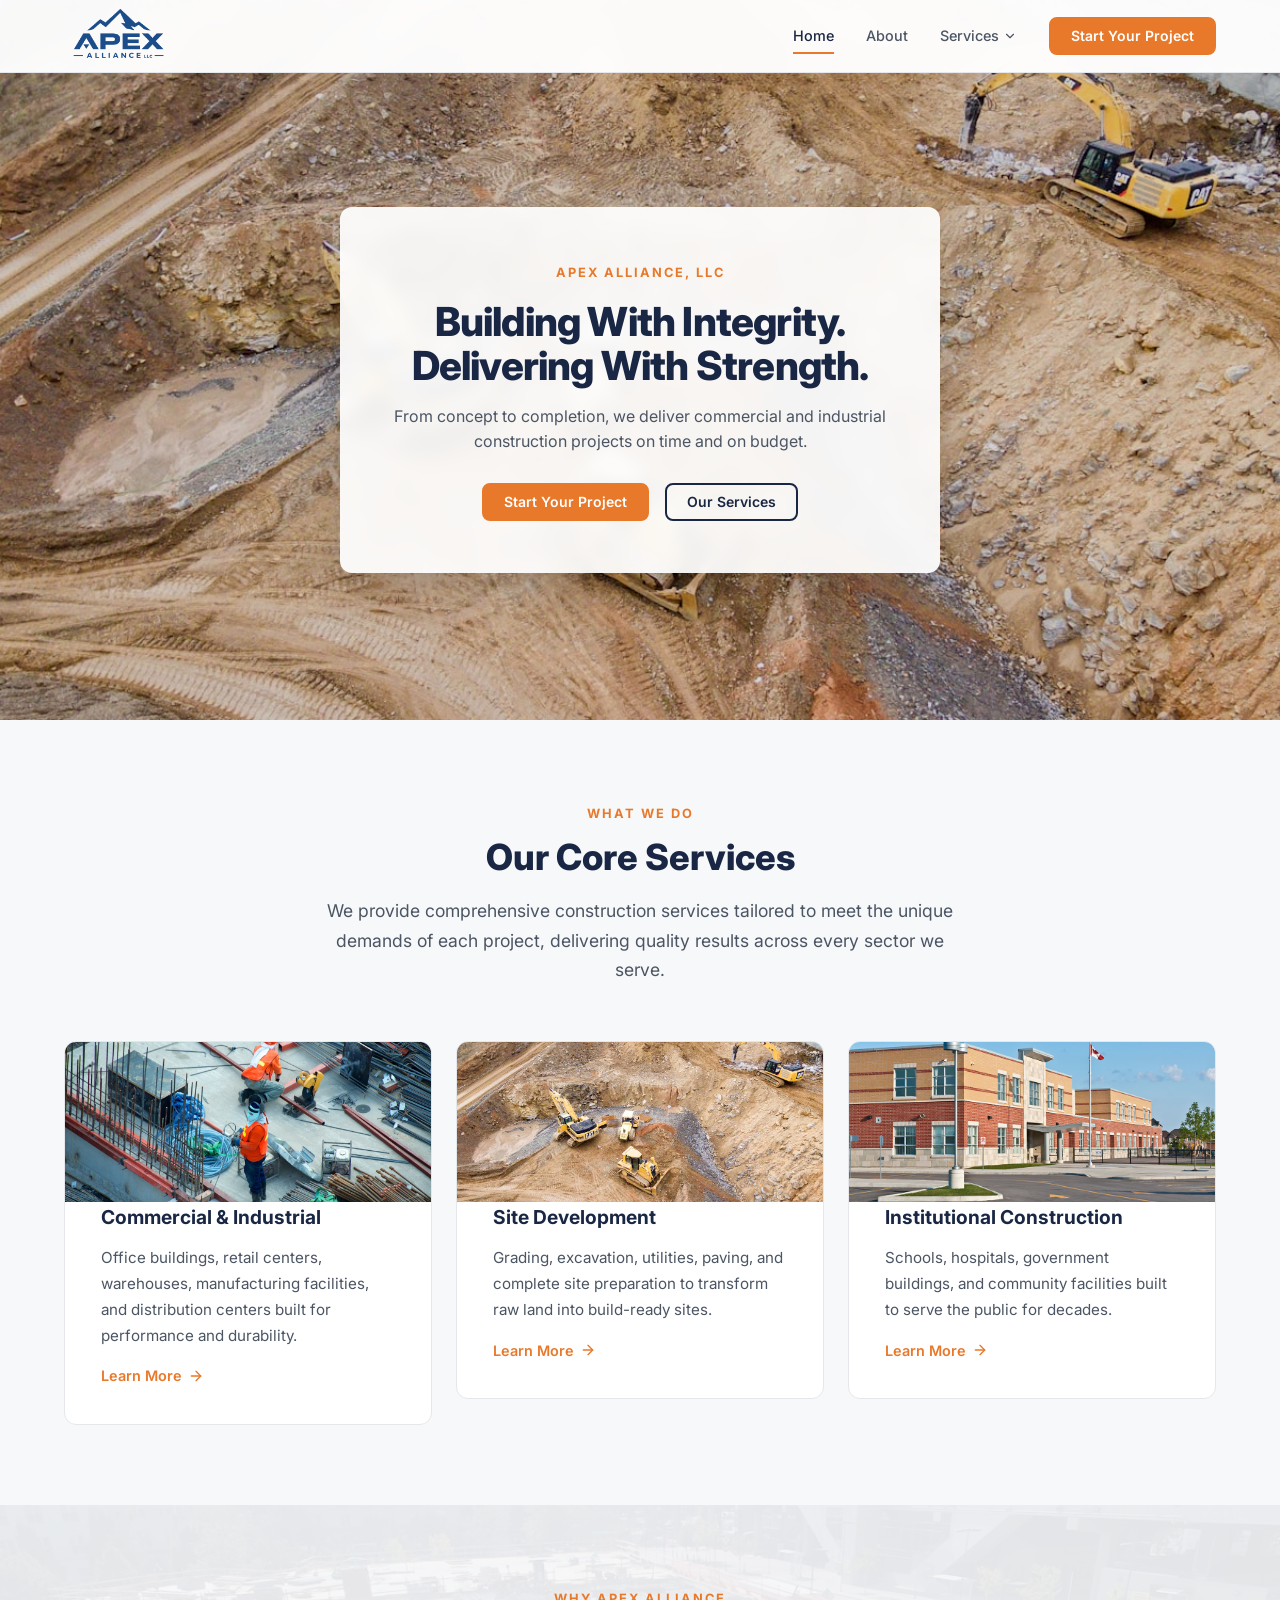
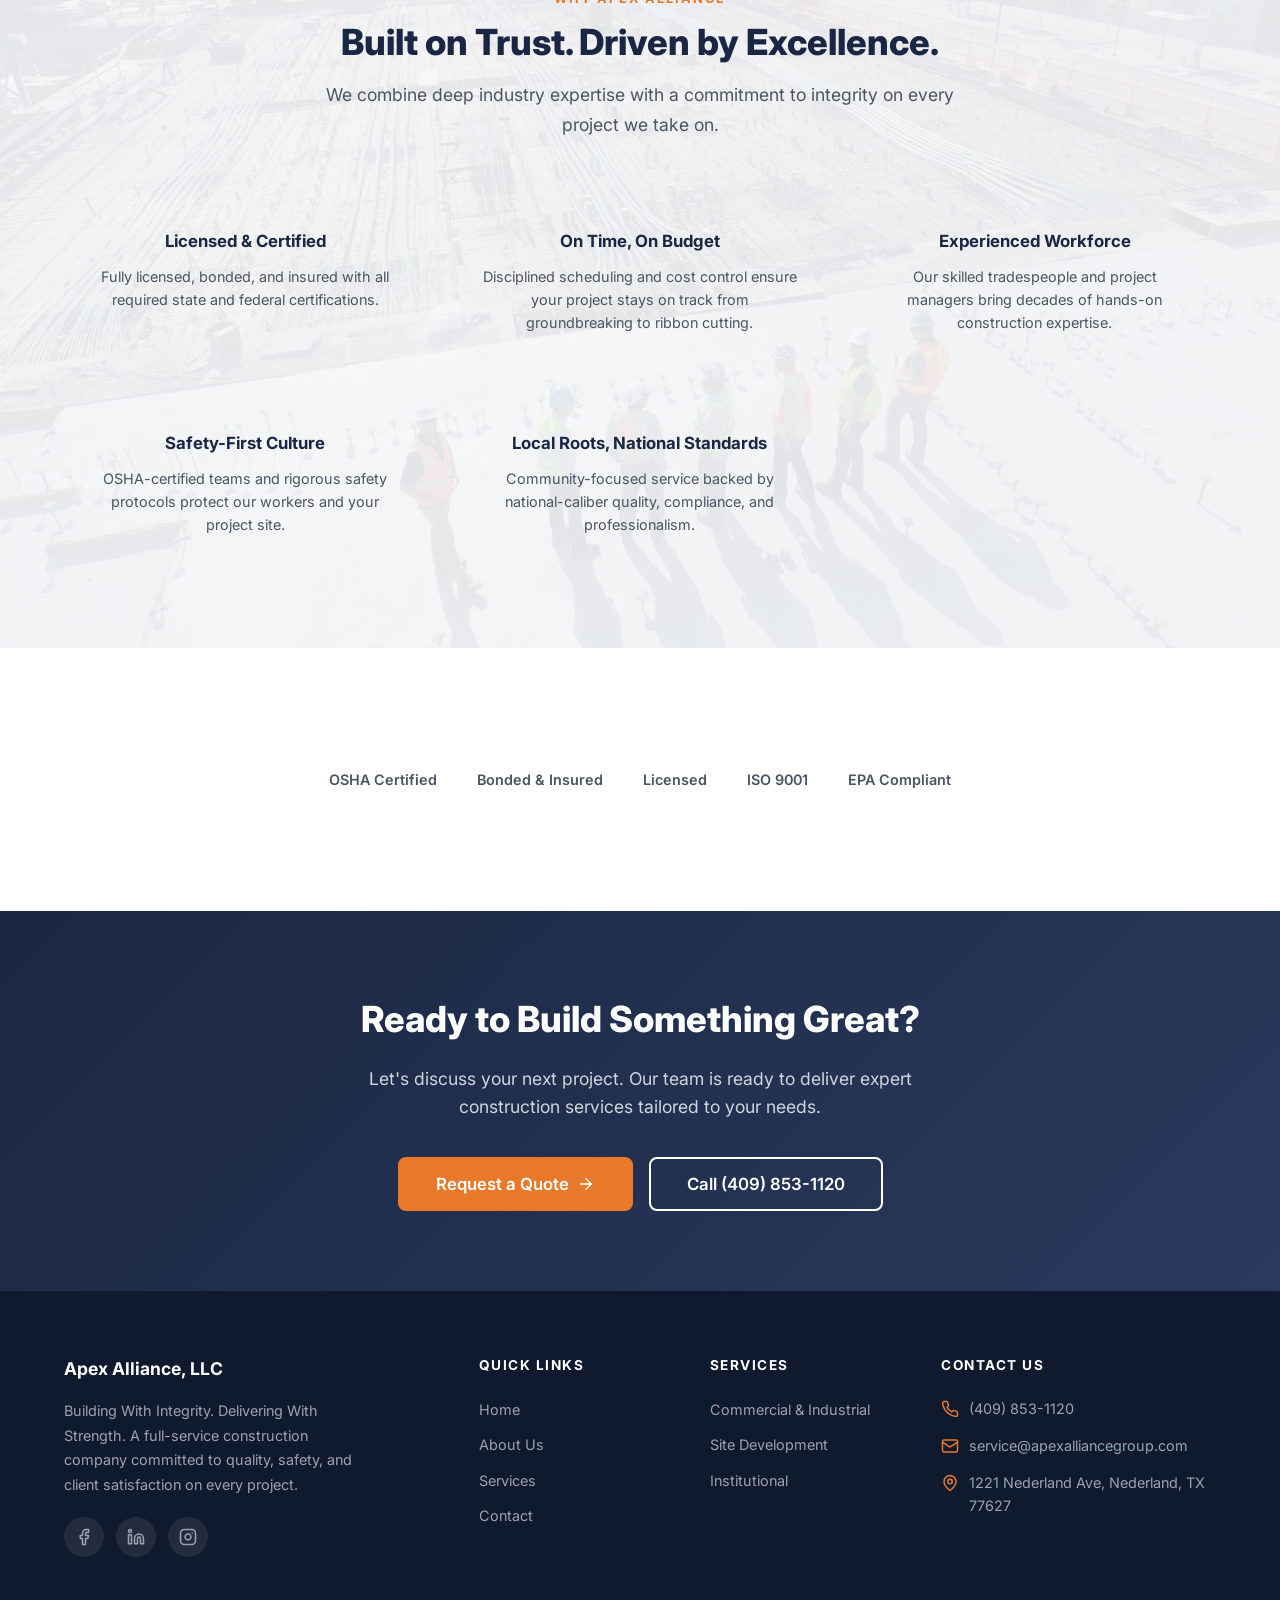
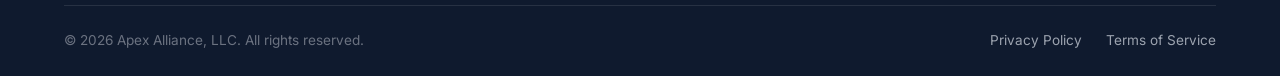
<file: index.html>
<!DOCTYPE html>
<html lang="en">
<head>
  <meta charset="UTF-8">
  <meta name="viewport" content="width=device-width, initial-scale=1.0">
  <title>Apex Alliance, LLC — Building With Integrity. Delivering With Strength.</title>
  <meta name="description" content="Apex Alliance, LLC is a full-service construction company specializing in commercial, industrial, institutional construction and site development. Licensed, bonded, and insured.">
  <link rel="preconnect" href="https://fonts.googleapis.com">
  <link rel="preconnect" href="https://fonts.gstatic.com" crossorigin>
  <link href="https://fonts.googleapis.com/css2?family=Inter:wght@400;500;600;700;800&display=swap" rel="stylesheet">
  <link rel="stylesheet" href="style.css">
</head>
<body>

  <!-- Navigation -->
  <nav class="navbar">
    <div class="navbar__inner">
      <a href="index.html" class="navbar__logo">
        <img src="img/logo.png" alt="Apex Alliance, LLC">
      </a>
      <button class="navbar__hamburger" aria-label="Toggle menu">
        <span></span>
        <span></span>
        <span></span>
      </button>
      <div class="navbar__menu">
        <div class="navbar__links">
          <a href="index.html" class="active">Home</a>
          <a href="about.html">About</a>
          <div class="navbar__dropdown">
            <a href="#" class="navbar__dropdown-toggle">Services <svg xmlns="http://www.w3.org/2000/svg" viewBox="0 0 24 24" fill="none" stroke="currentColor" stroke-width="2" stroke-linecap="round" stroke-linejoin="round" width="14" height="14"><path d="m6 9 6 6 6-6"/></svg></a>
            <div class="navbar__dropdown-menu">
              <a href="commercial-industrial.html">Commercial &amp; Industrial</a>
              <a href="site-development.html">Site Development</a>
              <a href="institutional.html">Institutional</a>
            </div>
          </div>
        </div>
        <div class="navbar__cta">
          <a href="contact.html" class="btn btn--primary btn--sm">Start Your Project</a>
        </div>
      </div>
    </div>
    <div class="mobile-overlay"></div>
  </nav>

  <!-- Hero -->
  <section class="hero hero--home">
    <div class="hero__bg" style="background-image: url('img/construction-5.jpg');"></div>
    <div class="hero__overlay"></div>
    <div class="container">
      <div class="hero__content">
        <span class="hero__label">Apex Alliance, LLC</span>
        <h1 class="hero__title">Building With Integrity.<br>Delivering With Strength.</h1>
        <p class="hero__subtitle">From concept to completion, we deliver commercial and industrial construction projects on time and on budget.</p>
        <div class="hero__actions">
          <a href="contact.html" class="btn btn--primary btn--sm">
            Start Your Project
          </a>
          <a href="commercial-industrial.html" class="btn btn--outline-white btn--sm">Our Services</a>
        </div>
      </div>
    </div>
  </section>


  <!-- Services Overview -->
  <section class="section section--gray">
    <div class="container">
      <div class="section-header">
        <span class="section-label">What We Do</span>
        <h2 class="section-title">Our Core Services</h2>
        <p class="section-subtitle">We provide comprehensive construction services tailored to meet the unique demands of each project, delivering quality results across every sector we serve.</p>
      </div>
      <div class="services-grid">
        <!-- Commercial & Industrial -->
        <a href="commercial-industrial.html" style="text-decoration:none;color:inherit;display:block;">
        <div class="card card--with-image">
          <div class="card__image-bg">
            <img src="img/construction-1.jpg" alt="Commercial and industrial construction">
          </div>
          <h3 class="card__title">Commercial &amp; Industrial</h3>
          <p class="card__text">Office buildings, retail centers, warehouses, manufacturing facilities, and distribution centers built for performance and durability.</p>
          <span class="card__link">
            Learn More
            <svg xmlns="http://www.w3.org/2000/svg" viewBox="0 0 24 24" fill="none" stroke="currentColor" stroke-width="2" stroke-linecap="round" stroke-linejoin="round"><path d="M5 12h14"/><path d="m12 5 7 7-7 7"/></svg>
          </span>
        </div>
        </a>
        <!-- Site Development -->
        <a href="site-development.html" style="text-decoration:none;color:inherit;display:block;">
        <div class="card card--with-image">
          <div class="card__image-bg">
            <img src="img/construction-5.jpg" alt="Site development work">
          </div>
          <h3 class="card__title">Site Development</h3>
          <p class="card__text">Grading, excavation, utilities, paving, and complete site preparation to transform raw land into build-ready sites.</p>
          <span class="card__link">
            Learn More
            <svg xmlns="http://www.w3.org/2000/svg" viewBox="0 0 24 24" fill="none" stroke="currentColor" stroke-width="2" stroke-linecap="round" stroke-linejoin="round"><path d="M5 12h14"/><path d="m12 5 7 7-7 7"/></svg>
          </span>
        </div>
        </a>
        <!-- Institutional -->
        <a href="institutional.html" style="text-decoration:none;color:inherit;display:block;">
        <div class="card card--with-image">
          <div class="card__image-bg">
            <img src="img/institutional.jpg" alt="Institutional construction team">
          </div>
          <h3 class="card__title">Institutional Construction</h3>
          <p class="card__text">Schools, hospitals, government buildings, and community facilities built to serve the public for decades.</p>
          <span class="card__link">
            Learn More
            <svg xmlns="http://www.w3.org/2000/svg" viewBox="0 0 24 24" fill="none" stroke="currentColor" stroke-width="2" stroke-linecap="round" stroke-linejoin="round"><path d="M5 12h14"/><path d="m12 5 7 7-7 7"/></svg>
          </span>
        </div>
        </a>
      </div>
    </div>
  </section>

  <!-- Why Choose Us -->
  <section class="section section--photo-bg" style="background-image: url('img/construction-2.jpg');">
    <div class="container">
      <div class="section-header">
        <span class="section-label">Why Apex Alliance</span>
        <h2 class="section-title">Built on Trust. Driven by Excellence.</h2>
        <p class="section-subtitle">We combine deep industry expertise with a commitment to integrity on every project we take on.</p>
      </div>
      <div class="why-grid">
        <div class="why-card">
          <h3 class="why-card__title">Licensed &amp; Certified</h3>
          <p class="why-card__text">Fully licensed, bonded, and insured with all required state and federal certifications.</p>
        </div>
        <div class="why-card">
          <h3 class="why-card__title">On Time, On Budget</h3>
          <p class="why-card__text">Disciplined scheduling and cost control ensure your project stays on track from groundbreaking to ribbon cutting.</p>
        </div>
        <div class="why-card">
          <h3 class="why-card__title">Experienced Workforce</h3>
          <p class="why-card__text">Our skilled tradespeople and project managers bring decades of hands-on construction expertise.</p>
        </div>
        <div class="why-card">
          <h3 class="why-card__title">Safety-First Culture</h3>
          <p class="why-card__text">OSHA-certified teams and rigorous safety protocols protect our workers and your project site.</p>
        </div>
        <div class="why-card">
          <h3 class="why-card__title">Local Roots, National Standards</h3>
          <p class="why-card__text">Community-focused service backed by national-caliber quality, compliance, and professionalism.</p>
        </div>
      </div>
    </div>
  </section>


  <!-- Certifications -->
  <section class="section">
    <div class="container">
      <div class="cert-bar">
        <div class="cert-item">OSHA Certified</div>
        <div class="cert-item">Bonded &amp; Insured</div>
        <div class="cert-item">Licensed</div>
        <div class="cert-item">ISO 9001</div>
        <div class="cert-item">EPA Compliant</div>
      </div>
    </div>
  </section>

  <!-- CTA Section -->
  <section class="cta-section">
    <div class="container">
      <h2 class="cta-section__title">Ready to Build Something Great?</h2>
      <p class="cta-section__text">Let's discuss your next project. Our team is ready to deliver expert construction services tailored to your needs.</p>
      <div class="cta-section__actions">
        <a href="contact.html" class="btn btn--primary btn--lg">
          Request a Quote
          <svg xmlns="http://www.w3.org/2000/svg" viewBox="0 0 24 24" fill="none" stroke="currentColor" stroke-width="2" stroke-linecap="round" stroke-linejoin="round"><path d="M5 12h14"/><path d="m12 5 7 7-7 7"/></svg>
        </a>
        <a href="tel:4098531120" class="btn btn--outline-white btn--lg">Call (409) 853-1120</a>
      </div>
    </div>
  </section>

  <!-- Footer -->
  <footer class="footer">
    <div class="container">
      <div class="footer__grid">
        <div class="footer__brand">
          <div class="footer__logo">
            <span class="footer__logo-text">Apex Alliance, LLC</span>
          </div>
          <p>Building With Integrity. Delivering With Strength. A full-service construction company committed to quality, safety, and client satisfaction on every project.</p>
          <div class="footer__social">
            <a href="#" aria-label="Facebook">
              <svg xmlns="http://www.w3.org/2000/svg" viewBox="0 0 24 24" fill="none" stroke="currentColor" stroke-width="2" stroke-linecap="round" stroke-linejoin="round"><path d="M18 2h-3a5 5 0 0 0-5 5v3H7v4h3v8h4v-8h3l1-4h-4V7a1 1 0 0 1 1-1h3z"/></svg>
            </a>
            <a href="#" aria-label="LinkedIn">
              <svg xmlns="http://www.w3.org/2000/svg" viewBox="0 0 24 24" fill="none" stroke="currentColor" stroke-width="2" stroke-linecap="round" stroke-linejoin="round"><path d="M16 8a6 6 0 0 1 6 6v7h-4v-7a2 2 0 0 0-2-2 2 2 0 0 0-2 2v7h-4v-7a6 6 0 0 1 6-6z"/><rect width="4" height="12" x="2" y="9"/><circle cx="4" cy="4" r="2"/></svg>
            </a>
            <a href="#" aria-label="Instagram">
              <svg xmlns="http://www.w3.org/2000/svg" viewBox="0 0 24 24" fill="none" stroke="currentColor" stroke-width="2" stroke-linecap="round" stroke-linejoin="round"><rect width="20" height="20" x="2" y="2" rx="5" ry="5"/><path d="M16 11.37A4 4 0 1 1 12.63 8 4 4 0 0 1 16 11.37z"/><line x1="17.5" x2="17.51" y1="6.5" y2="6.5"/></svg>
            </a>
          </div>
        </div>
        <div>
          <h4 class="footer__heading">Quick Links</h4>
          <ul class="footer__links">
            <li><a href="index.html">Home</a></li>
            <li><a href="about.html">About Us</a></li>
            <li><a href="commercial-industrial.html">Services</a></li>
            <li><a href="contact.html">Contact</a></li>
          </ul>
        </div>
        <div>
          <h4 class="footer__heading">Services</h4>
          <ul class="footer__links">
            <li><a href="commercial-industrial.html">Commercial &amp; Industrial</a></li>
            <li><a href="site-development.html">Site Development</a></li>
            <li><a href="institutional.html">Institutional</a></li>
          </ul>
        </div>
        <div>
          <h4 class="footer__heading">Contact Us</h4>
          <div class="footer__contact-item">
            <svg xmlns="http://www.w3.org/2000/svg" viewBox="0 0 24 24" fill="none" stroke="currentColor" stroke-width="2" stroke-linecap="round" stroke-linejoin="round"><path d="M22 16.92v3a2 2 0 0 1-2.18 2 19.79 19.79 0 0 1-8.63-3.07 19.5 19.5 0 0 1-6-6 19.79 19.79 0 0 1-3.07-8.67A2 2 0 0 1 4.11 2h3a2 2 0 0 1 2 1.72 12.84 12.84 0 0 0 .7 2.81 2 2 0 0 1-.45 2.11L8.09 9.91a16 16 0 0 0 6 6l1.27-1.27a2 2 0 0 1 2.11-.45 12.84 12.84 0 0 0 2.81.7A2 2 0 0 1 22 16.92z"/></svg>
            <span>(409) 853-1120</span>
          </div>
          <div class="footer__contact-item">
            <svg xmlns="http://www.w3.org/2000/svg" viewBox="0 0 24 24" fill="none" stroke="currentColor" stroke-width="2" stroke-linecap="round" stroke-linejoin="round"><rect width="20" height="16" x="2" y="4" rx="2"/><path d="m22 7-8.97 5.7a1.94 1.94 0 0 1-2.06 0L2 7"/></svg>
            <span>service@apexalliancegroup.com</span>
          </div>
          <div class="footer__contact-item">
            <svg xmlns="http://www.w3.org/2000/svg" viewBox="0 0 24 24" fill="none" stroke="currentColor" stroke-width="2" stroke-linecap="round" stroke-linejoin="round"><path d="M20 10c0 6-8 12-8 12s-8-6-8-12a8 8 0 0 1 16 0Z"/><circle cx="12" cy="10" r="3"/></svg>
            <span>1221 Nederland Ave, Nederland, TX 77627</span>
          </div>
        </div>
      </div>
      <div class="footer__bottom">
        <span>&copy; 2026 Apex Alliance, LLC. All rights reserved.</span>
        <div class="footer__bottom-links">
          <a href="#">Privacy Policy</a>
          <a href="#">Terms of Service</a>
        </div>
      </div>
    </div>
  </footer>

  <script src="script.js"></script>
</body>
</html>
</file>
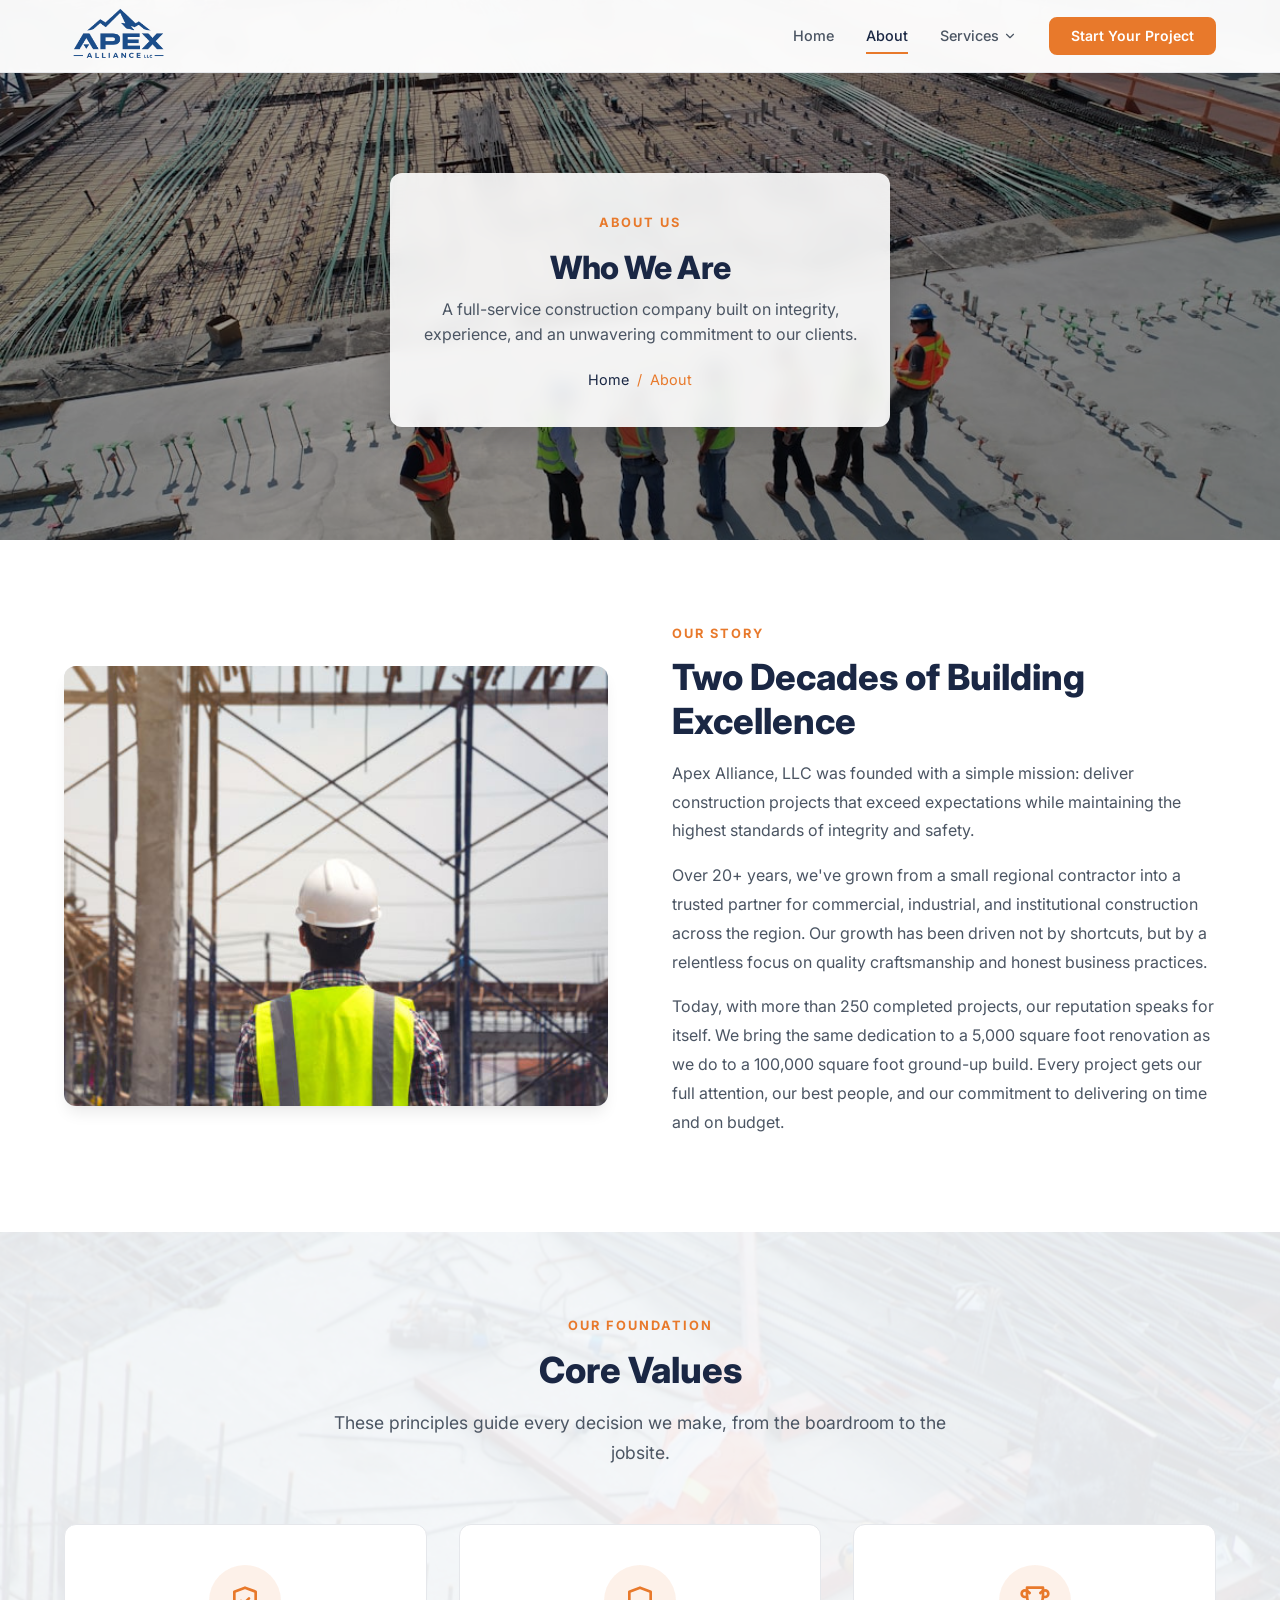
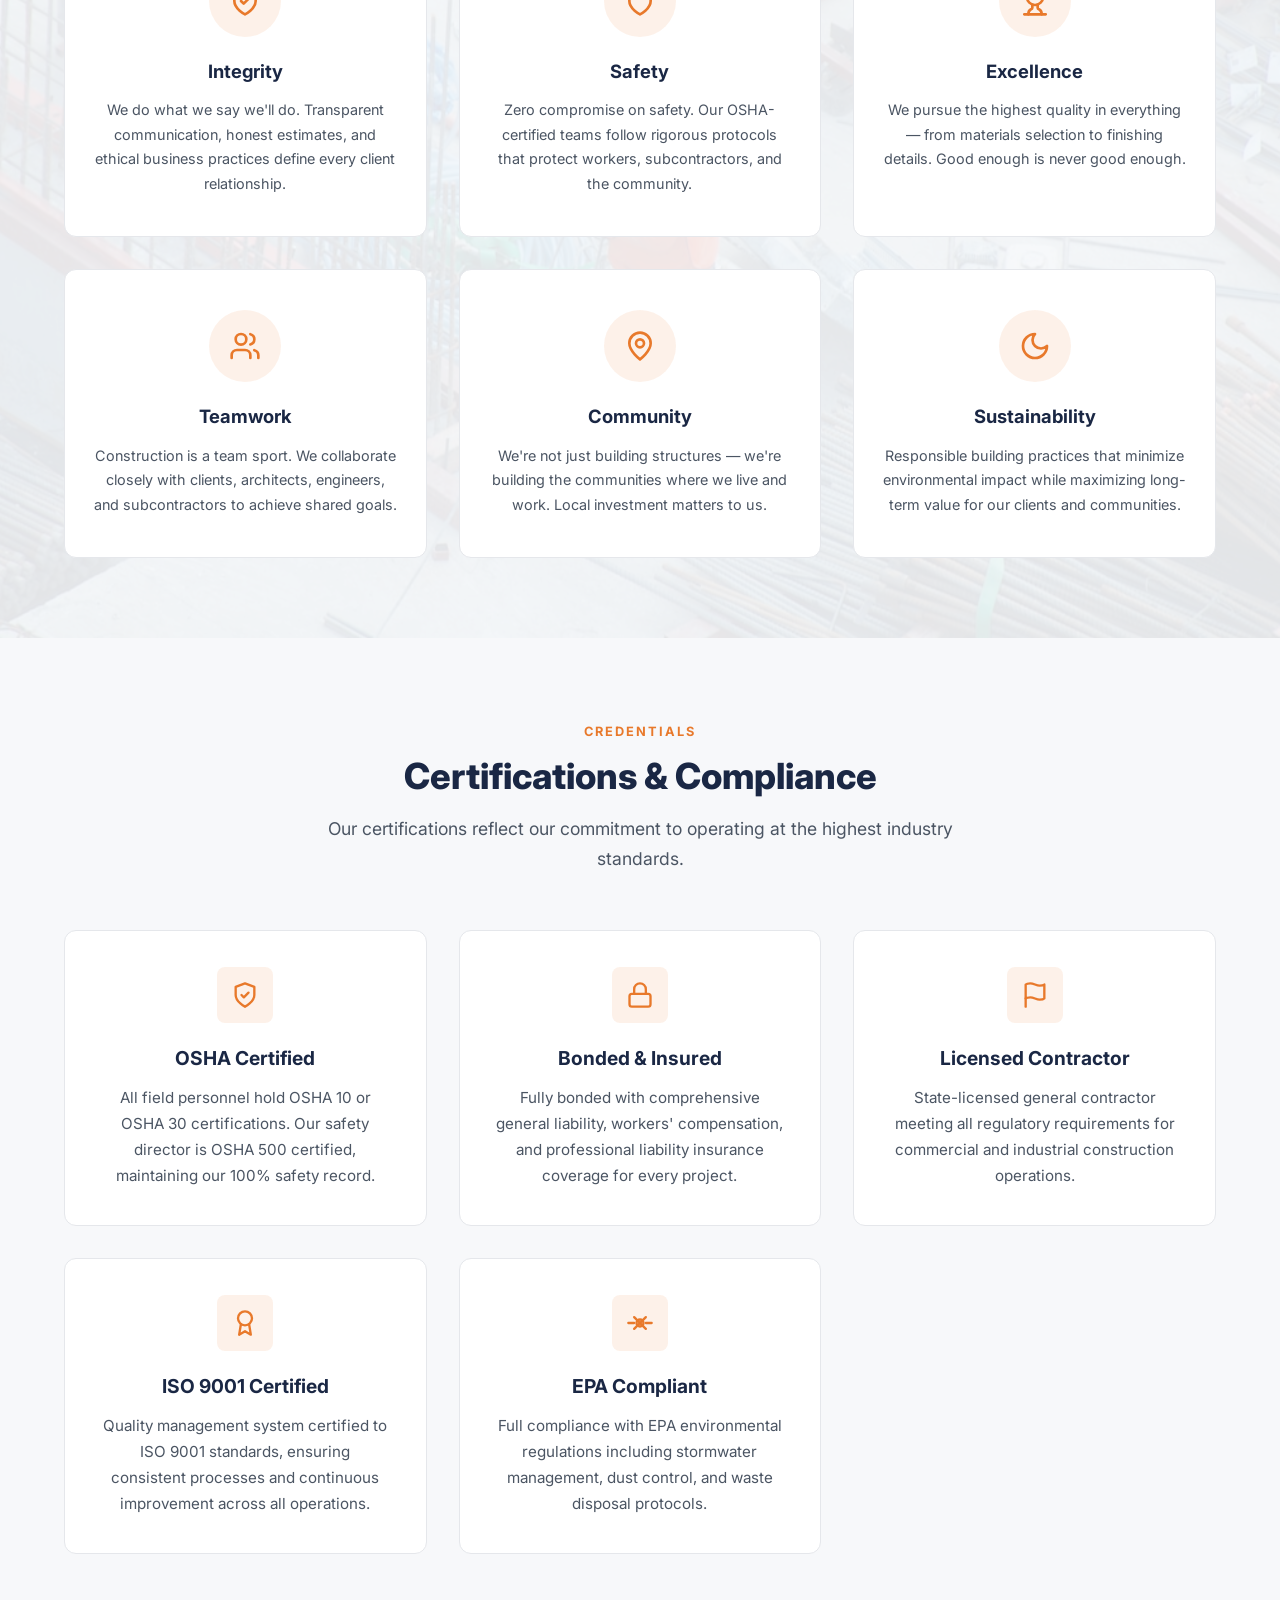
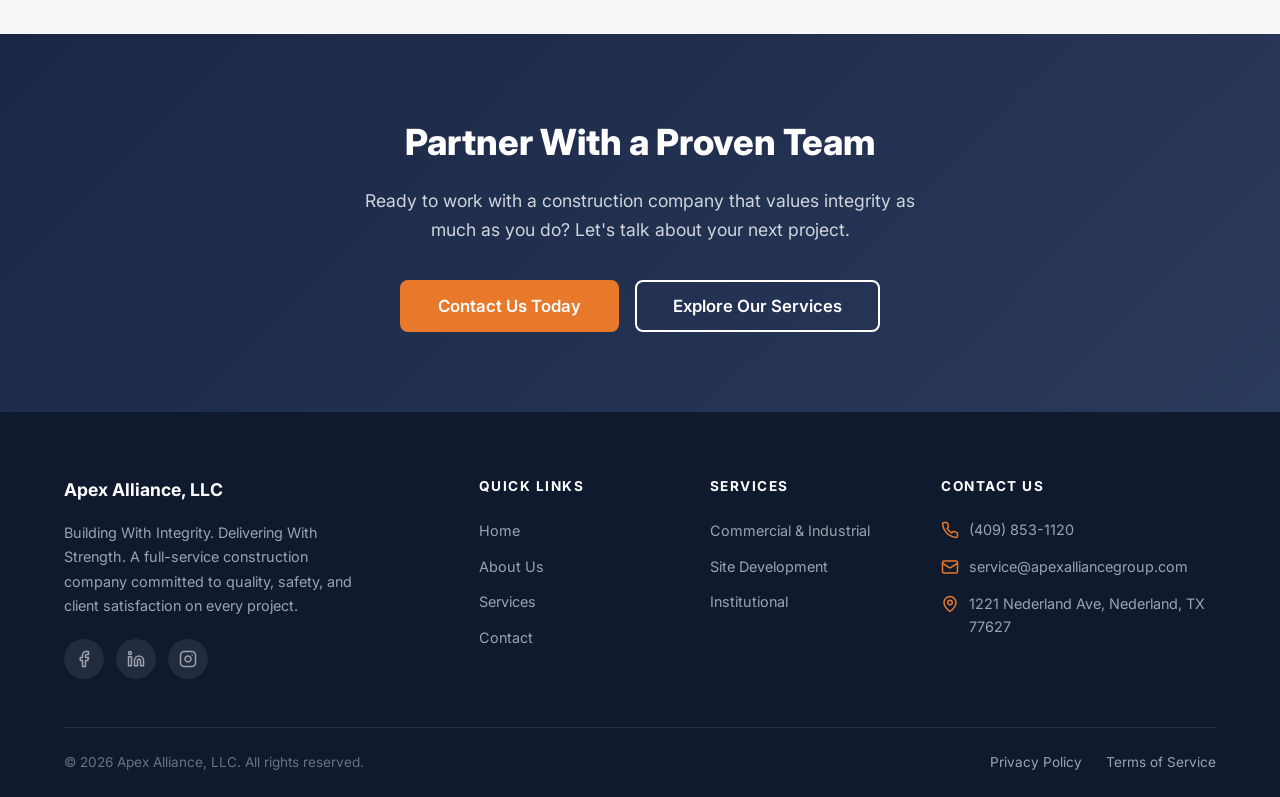
<file: about.html>
<!DOCTYPE html>
<html lang="en">
<head>
  <meta charset="UTF-8">
  <meta name="viewport" content="width=device-width, initial-scale=1.0">
  <title>About Us — Apex Alliance, LLC</title>
  <meta name="description" content="Learn about Apex Alliance, LLC — our story, core values, leadership team, and industry certifications. Over 20 years of construction excellence.">
  <link rel="preconnect" href="https://fonts.googleapis.com">
  <link rel="preconnect" href="https://fonts.gstatic.com" crossorigin>
  <link href="https://fonts.googleapis.com/css2?family=Inter:wght@400;500;600;700;800&display=swap" rel="stylesheet">
  <link rel="stylesheet" href="style.css">
</head>
<body>

  <!-- Navigation -->
  <nav class="navbar">
    <div class="navbar__inner">
      <a href="index.html" class="navbar__logo">
        <img src="img/logo.png" alt="Apex Alliance, LLC">
      </a>
      <button class="navbar__hamburger" aria-label="Toggle menu">
        <span></span>
        <span></span>
        <span></span>
      </button>
      <div class="navbar__menu">
        <div class="navbar__links">
          <a href="index.html">Home</a>
          <a href="about.html" class="active">About</a>
          <div class="navbar__dropdown">
            <a href="#" class="navbar__dropdown-toggle">Services <svg xmlns="http://www.w3.org/2000/svg" viewBox="0 0 24 24" fill="none" stroke="currentColor" stroke-width="2" stroke-linecap="round" stroke-linejoin="round" width="14" height="14"><path d="m6 9 6 6 6-6"/></svg></a>
            <div class="navbar__dropdown-menu">
              <a href="commercial-industrial.html">Commercial &amp; Industrial</a>
              <a href="site-development.html">Site Development</a>
              <a href="institutional.html">Institutional</a>
            </div>
          </div>
        </div>
        <div class="navbar__cta">
          <a href="contact.html" class="btn btn--primary btn--sm">Start Your Project</a>
        </div>
      </div>
    </div>
    <div class="mobile-overlay"></div>
  </nav>

  <!-- Page Hero -->
  <section class="hero hero--page">
    <div class="hero__bg" style="background-image: url('img/construction-2.jpg');"></div>
    <div class="hero__overlay"></div>
    <div class="container">
      <div class="hero__content">
        <span class="hero__label">About Us</span>
        <h1 class="hero__title">Who We Are</h1>
        <p class="hero__subtitle">A full-service construction company built on integrity, experience, and an unwavering commitment to our clients.</p>
        <div class="hero__breadcrumb">
          <a href="index.html">Home</a>
          <span>/</span>
          <span>About</span>
        </div>
      </div>
    </div>
  </section>

  <!-- Company Story -->
  <section class="section">
    <div class="container">
      <div class="about-intro">
        <div class="about-intro__image">
          <img src="img/about-hero.jpg" alt="Apex Alliance team meeting on construction site">
        </div>
        <div class="about-intro__content">
          <span class="section-label">Our Story</span>
          <h2 class="section-title">Two Decades of Building Excellence</h2>
          <p class="about-intro__text">Apex Alliance, LLC was founded with a simple mission: deliver construction projects that exceed expectations while maintaining the highest standards of integrity and safety.</p>
          <p class="about-intro__text">Over 20+ years, we've grown from a small regional contractor into a trusted partner for commercial, industrial, and institutional construction across the region. Our growth has been driven not by shortcuts, but by a relentless focus on quality craftsmanship and honest business practices.</p>
          <p class="about-intro__text">Today, with more than 250 completed projects, our reputation speaks for itself. We bring the same dedication to a 5,000 square foot renovation as we do to a 100,000 square foot ground-up build. Every project gets our full attention, our best people, and our commitment to delivering on time and on budget.</p>
        </div>
      </div>
    </div>
  </section>

  <!-- Core Values -->
  <section class="section section--photo-bg" style="background-image: url('img/construction-1.jpg');">
    <div class="container">
      <div class="section-header">
        <span class="section-label">Our Foundation</span>
        <h2 class="section-title">Core Values</h2>
        <p class="section-subtitle">These principles guide every decision we make, from the boardroom to the jobsite.</p>
      </div>
      <div class="values-grid">
        <div class="value-card">
          <div class="value-card__icon">
            <svg xmlns="http://www.w3.org/2000/svg" viewBox="0 0 24 24" fill="none" stroke="currentColor" stroke-width="2" stroke-linecap="round" stroke-linejoin="round"><path d="M12 22s8-4 8-10V5l-8-3-8 3v7c0 6 8 10 8 10"/><path d="m9 12 2 2 4-4"/></svg>
          </div>
          <h3 class="value-card__title">Integrity</h3>
          <p class="value-card__text">We do what we say we'll do. Transparent communication, honest estimates, and ethical business practices define every client relationship.</p>
        </div>
        <div class="value-card">
          <div class="value-card__icon">
            <svg xmlns="http://www.w3.org/2000/svg" viewBox="0 0 24 24" fill="none" stroke="currentColor" stroke-width="2" stroke-linecap="round" stroke-linejoin="round"><path d="M12 22s8-4 8-10V5l-8-3-8 3v7c0 6 8 10 8 10"/></svg>
          </div>
          <h3 class="value-card__title">Safety</h3>
          <p class="value-card__text">Zero compromise on safety. Our OSHA-certified teams follow rigorous protocols that protect workers, subcontractors, and the community.</p>
        </div>
        <div class="value-card">
          <div class="value-card__icon">
            <svg xmlns="http://www.w3.org/2000/svg" viewBox="0 0 24 24" fill="none" stroke="currentColor" stroke-width="2" stroke-linecap="round" stroke-linejoin="round"><path d="M6 9H4.5a2.5 2.5 0 0 1 0-5C5.88 4 7 4.88 8 6"/><path d="M18 9h1.5a2.5 2.5 0 0 0 0-5C18.12 4 17 4.88 16 6"/><path d="M4 22h16"/><path d="M10 14.66V17c0 .55-.47.98-.97 1.21C7.85 18.75 7 20.24 7 22"/><path d="M14 14.66V17c0 .55.47.98.97 1.21C16.15 18.75 17 20.24 17 22"/><path d="M18 2H6v7a6 6 0 0 0 12 0V2Z"/></svg>
          </div>
          <h3 class="value-card__title">Excellence</h3>
          <p class="value-card__text">We pursue the highest quality in everything — from materials selection to finishing details. Good enough is never good enough.</p>
        </div>
        <div class="value-card">
          <div class="value-card__icon">
            <svg xmlns="http://www.w3.org/2000/svg" viewBox="0 0 24 24" fill="none" stroke="currentColor" stroke-width="2" stroke-linecap="round" stroke-linejoin="round"><path d="M16 21v-2a4 4 0 0 0-4-4H6a4 4 0 0 0-4 4v2"/><circle cx="9" cy="7" r="4"/><path d="M22 21v-2a4 4 0 0 0-3-3.87"/><path d="M16 3.13a4 4 0 0 1 0 7.75"/></svg>
          </div>
          <h3 class="value-card__title">Teamwork</h3>
          <p class="value-card__text">Construction is a team sport. We collaborate closely with clients, architects, engineers, and subcontractors to achieve shared goals.</p>
        </div>
        <div class="value-card">
          <div class="value-card__icon">
            <svg xmlns="http://www.w3.org/2000/svg" viewBox="0 0 24 24" fill="none" stroke="currentColor" stroke-width="2" stroke-linecap="round" stroke-linejoin="round"><path d="M20 10c0 6-8 12-8 12s-8-6-8-12a8 8 0 0 1 16 0Z"/><circle cx="12" cy="10" r="3"/></svg>
          </div>
          <h3 class="value-card__title">Community</h3>
          <p class="value-card__text">We're not just building structures — we're building the communities where we live and work. Local investment matters to us.</p>
        </div>
        <div class="value-card">
          <div class="value-card__icon">
            <svg xmlns="http://www.w3.org/2000/svg" viewBox="0 0 24 24" fill="none" stroke="currentColor" stroke-width="2" stroke-linecap="round" stroke-linejoin="round"><path d="M12 3a6 6 0 0 0 9 9 9 9 0 1 1-9-9Z"/></svg>
          </div>
          <h3 class="value-card__title">Sustainability</h3>
          <p class="value-card__text">Responsible building practices that minimize environmental impact while maximizing long-term value for our clients and communities.</p>
        </div>
      </div>
    </div>
  </section>


  <!-- Certifications -->
  <section class="section section--gray">
    <div class="container">
      <div class="section-header">
        <span class="section-label">Credentials</span>
        <h2 class="section-title">Certifications &amp; Compliance</h2>
        <p class="section-subtitle">Our certifications reflect our commitment to operating at the highest industry standards.</p>
      </div>
      <div class="grid-3">
        <div class="card" style="text-align: center;">
          <div class="card__icon" style="margin: 0 auto 20px;">
            <svg xmlns="http://www.w3.org/2000/svg" viewBox="0 0 24 24" fill="none" stroke="currentColor" stroke-width="2" stroke-linecap="round" stroke-linejoin="round"><path d="M12 22s8-4 8-10V5l-8-3-8 3v7c0 6 8 10 8 10"/><path d="m9 12 2 2 4-4"/></svg>
          </div>
          <h3 class="card__title">OSHA Certified</h3>
          <p class="card__text">All field personnel hold OSHA 10 or OSHA 30 certifications. Our safety director is OSHA 500 certified, maintaining our 100% safety record.</p>
        </div>
        <div class="card" style="text-align: center;">
          <div class="card__icon" style="margin: 0 auto 20px;">
            <svg xmlns="http://www.w3.org/2000/svg" viewBox="0 0 24 24" fill="none" stroke="currentColor" stroke-width="2" stroke-linecap="round" stroke-linejoin="round"><rect x="3" y="11" width="18" height="11" rx="2" ry="2"/><path d="M7 11V7a5 5 0 0 1 10 0v4"/></svg>
          </div>
          <h3 class="card__title">Bonded &amp; Insured</h3>
          <p class="card__text">Fully bonded with comprehensive general liability, workers' compensation, and professional liability insurance coverage for every project.</p>
        </div>
        <div class="card" style="text-align: center;">
          <div class="card__icon" style="margin: 0 auto 20px;">
            <svg xmlns="http://www.w3.org/2000/svg" viewBox="0 0 24 24" fill="none" stroke="currentColor" stroke-width="2" stroke-linecap="round" stroke-linejoin="round"><path d="M4 15s1-1 4-1 5 2 8 2 4-1 4-1V3s-1 1-4 1-5-2-8-2-4 1-4 1z"/><line x1="4" x2="4" y1="22" y2="15"/></svg>
          </div>
          <h3 class="card__title">Licensed Contractor</h3>
          <p class="card__text">State-licensed general contractor meeting all regulatory requirements for commercial and industrial construction operations.</p>
        </div>
        <div class="card" style="text-align: center;">
          <div class="card__icon" style="margin: 0 auto 20px;">
            <svg xmlns="http://www.w3.org/2000/svg" viewBox="0 0 24 24" fill="none" stroke="currentColor" stroke-width="2" stroke-linecap="round" stroke-linejoin="round"><circle cx="12" cy="8" r="6"/><path d="M15.477 12.89 17 22l-5-3-5 3 1.523-9.11"/></svg>
          </div>
          <h3 class="card__title">ISO 9001 Certified</h3>
          <p class="card__text">Quality management system certified to ISO 9001 standards, ensuring consistent processes and continuous improvement across all operations.</p>
        </div>
        <div class="card" style="text-align: center;">
          <div class="card__icon" style="margin: 0 auto 20px;">
            <svg xmlns="http://www.w3.org/2000/svg" viewBox="0 0 24 24" fill="none" stroke="currentColor" stroke-width="2" stroke-linecap="round" stroke-linejoin="round"><path d="M2 12h5"/><path d="M17 12h5"/><path d="m7 7 10 10"/><path d="m7 17 10-10"/><circle cx="12" cy="12" r="3"/></svg>
          </div>
          <h3 class="card__title">EPA Compliant</h3>
          <p class="card__text">Full compliance with EPA environmental regulations including stormwater management, dust control, and waste disposal protocols.</p>
        </div>
      </div>
    </div>
  </section>

  <!-- CTA -->
  <section class="cta-section">
    <div class="container">
      <h2 class="cta-section__title">Partner With a Proven Team</h2>
      <p class="cta-section__text">Ready to work with a construction company that values integrity as much as you do? Let's talk about your next project.</p>
      <div class="cta-section__actions">
        <a href="contact.html" class="btn btn--primary btn--lg">Contact Us Today</a>
        <a href="commercial-industrial.html" class="btn btn--outline-white btn--lg">Explore Our Services</a>
      </div>
    </div>
  </section>

  <!-- Footer -->
  <footer class="footer">
    <div class="container">
      <div class="footer__grid">
        <div class="footer__brand">
          <div class="footer__logo">
            <span class="footer__logo-text">Apex Alliance, LLC</span>
          </div>
          <p>Building With Integrity. Delivering With Strength. A full-service construction company committed to quality, safety, and client satisfaction on every project.</p>
          <div class="footer__social">
            <a href="#" aria-label="Facebook">
              <svg xmlns="http://www.w3.org/2000/svg" viewBox="0 0 24 24" fill="none" stroke="currentColor" stroke-width="2" stroke-linecap="round" stroke-linejoin="round"><path d="M18 2h-3a5 5 0 0 0-5 5v3H7v4h3v8h4v-8h3l1-4h-4V7a1 1 0 0 1 1-1h3z"/></svg>
            </a>
            <a href="#" aria-label="LinkedIn">
              <svg xmlns="http://www.w3.org/2000/svg" viewBox="0 0 24 24" fill="none" stroke="currentColor" stroke-width="2" stroke-linecap="round" stroke-linejoin="round"><path d="M16 8a6 6 0 0 1 6 6v7h-4v-7a2 2 0 0 0-2-2 2 2 0 0 0-2 2v7h-4v-7a6 6 0 0 1 6-6z"/><rect width="4" height="12" x="2" y="9"/><circle cx="4" cy="4" r="2"/></svg>
            </a>
            <a href="#" aria-label="Instagram">
              <svg xmlns="http://www.w3.org/2000/svg" viewBox="0 0 24 24" fill="none" stroke="currentColor" stroke-width="2" stroke-linecap="round" stroke-linejoin="round"><rect width="20" height="20" x="2" y="2" rx="5" ry="5"/><path d="M16 11.37A4 4 0 1 1 12.63 8 4 4 0 0 1 16 11.37z"/><line x1="17.5" x2="17.51" y1="6.5" y2="6.5"/></svg>
            </a>
          </div>
        </div>
        <div>
          <h4 class="footer__heading">Quick Links</h4>
          <ul class="footer__links">
            <li><a href="index.html">Home</a></li>
            <li><a href="about.html">About Us</a></li>
            <li><a href="commercial-industrial.html">Services</a></li>

            <li><a href="contact.html">Contact</a></li>
          </ul>
        </div>
        <div>
          <h4 class="footer__heading">Services</h4>
          <ul class="footer__links">
            <li><a href="commercial-industrial.html">Commercial &amp; Industrial</a></li>
            <li><a href="site-development.html">Site Development</a></li>
            <li><a href="institutional.html">Institutional</a></li>
          </ul>
        </div>
        <div>
          <h4 class="footer__heading">Contact Us</h4>
          <div class="footer__contact-item">
            <svg xmlns="http://www.w3.org/2000/svg" viewBox="0 0 24 24" fill="none" stroke="currentColor" stroke-width="2" stroke-linecap="round" stroke-linejoin="round"><path d="M22 16.92v3a2 2 0 0 1-2.18 2 19.79 19.79 0 0 1-8.63-3.07 19.5 19.5 0 0 1-6-6 19.79 19.79 0 0 1-3.07-8.67A2 2 0 0 1 4.11 2h3a2 2 0 0 1 2 1.72 12.84 12.84 0 0 0 .7 2.81 2 2 0 0 1-.45 2.11L8.09 9.91a16 16 0 0 0 6 6l1.27-1.27a2 2 0 0 1 2.11-.45 12.84 12.84 0 0 0 2.81.7A2 2 0 0 1 22 16.92z"/></svg>
            <span>(409) 853-1120</span>
          </div>
          <div class="footer__contact-item">
            <svg xmlns="http://www.w3.org/2000/svg" viewBox="0 0 24 24" fill="none" stroke="currentColor" stroke-width="2" stroke-linecap="round" stroke-linejoin="round"><rect width="20" height="16" x="2" y="4" rx="2"/><path d="m22 7-8.97 5.7a1.94 1.94 0 0 1-2.06 0L2 7"/></svg>
            <span>service@apexalliancegroup.com</span>
          </div>
          <div class="footer__contact-item">
            <svg xmlns="http://www.w3.org/2000/svg" viewBox="0 0 24 24" fill="none" stroke="currentColor" stroke-width="2" stroke-linecap="round" stroke-linejoin="round"><path d="M20 10c0 6-8 12-8 12s-8-6-8-12a8 8 0 0 1 16 0Z"/><circle cx="12" cy="10" r="3"/></svg>
            <span>1221 Nederland Ave, Nederland, TX 77627</span>
          </div>
        </div>
      </div>
      <div class="footer__bottom">
        <span>&copy; 2026 Apex Alliance, LLC. All rights reserved.</span>
        <div class="footer__bottom-links">
          <a href="#">Privacy Policy</a>
          <a href="#">Terms of Service</a>
        </div>
      </div>
    </div>
  </footer>

  <script src="script.js"></script>
</body>
</html>
</file>
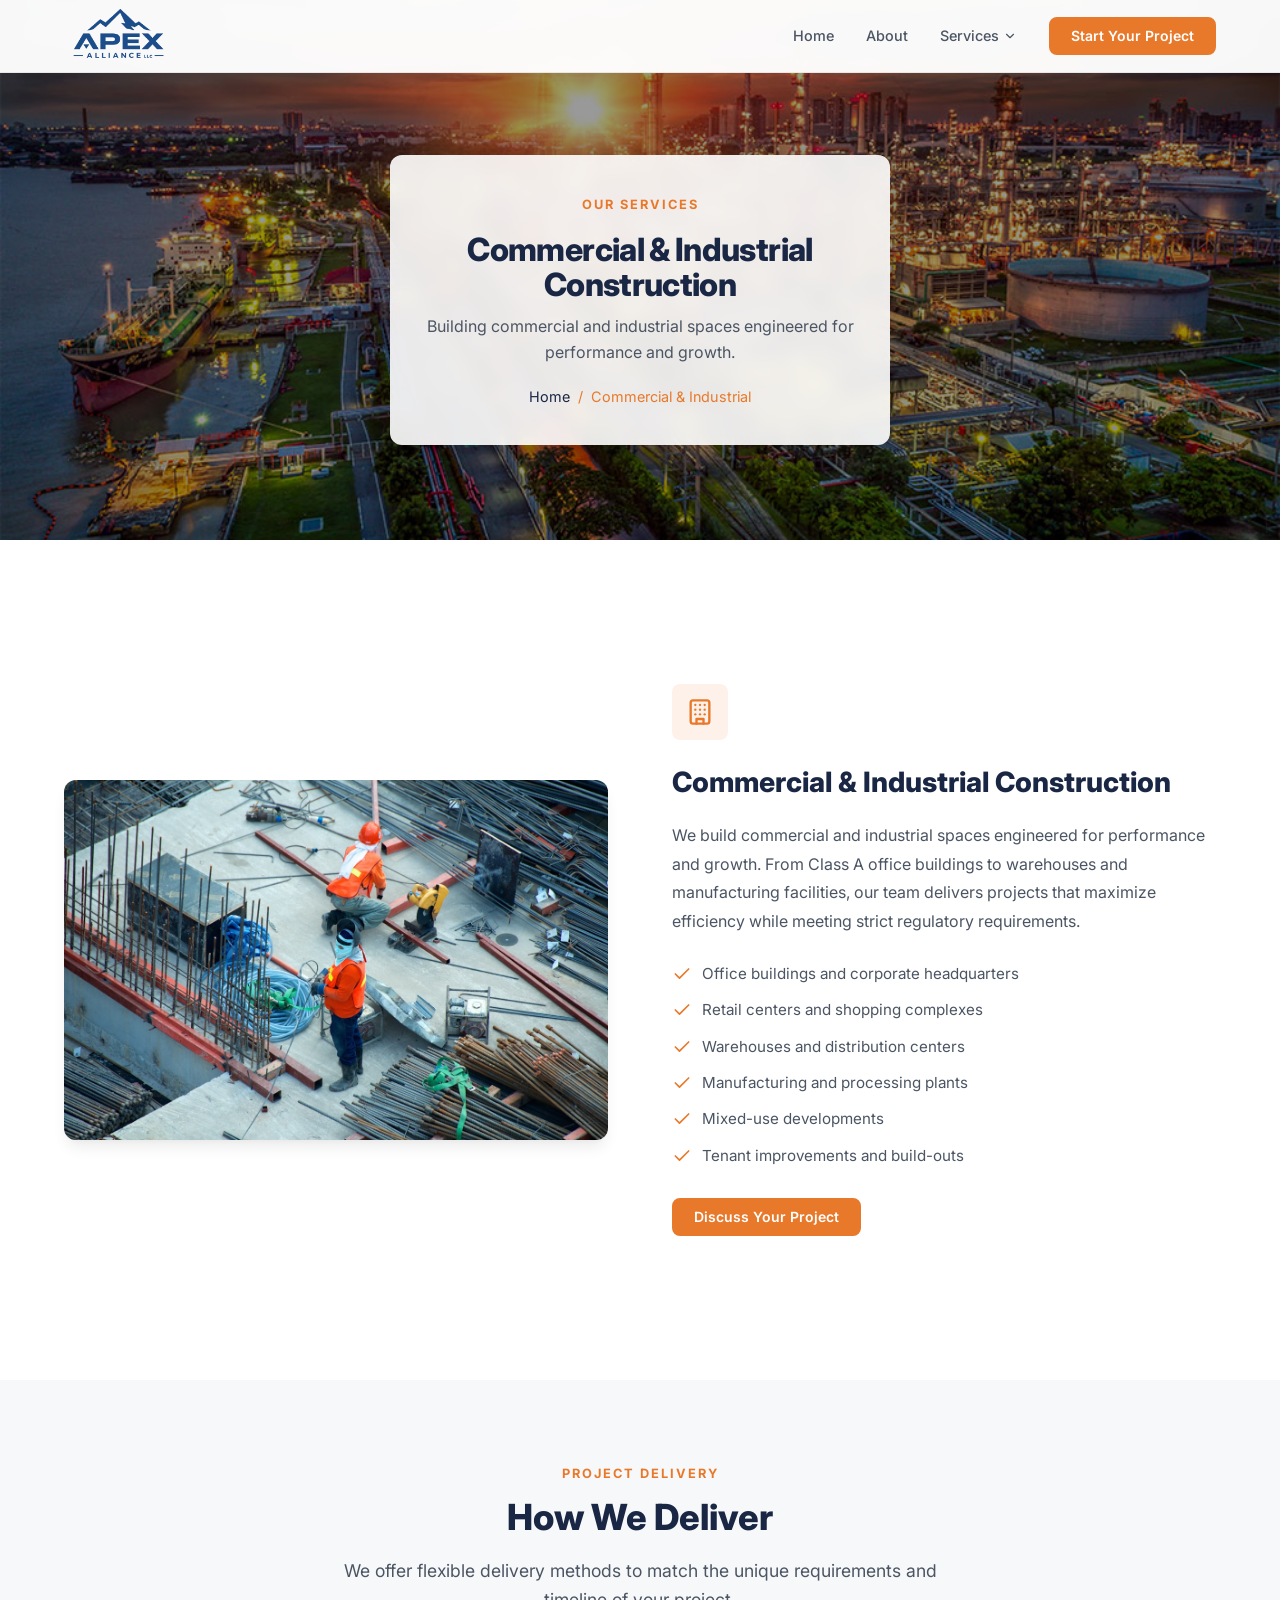
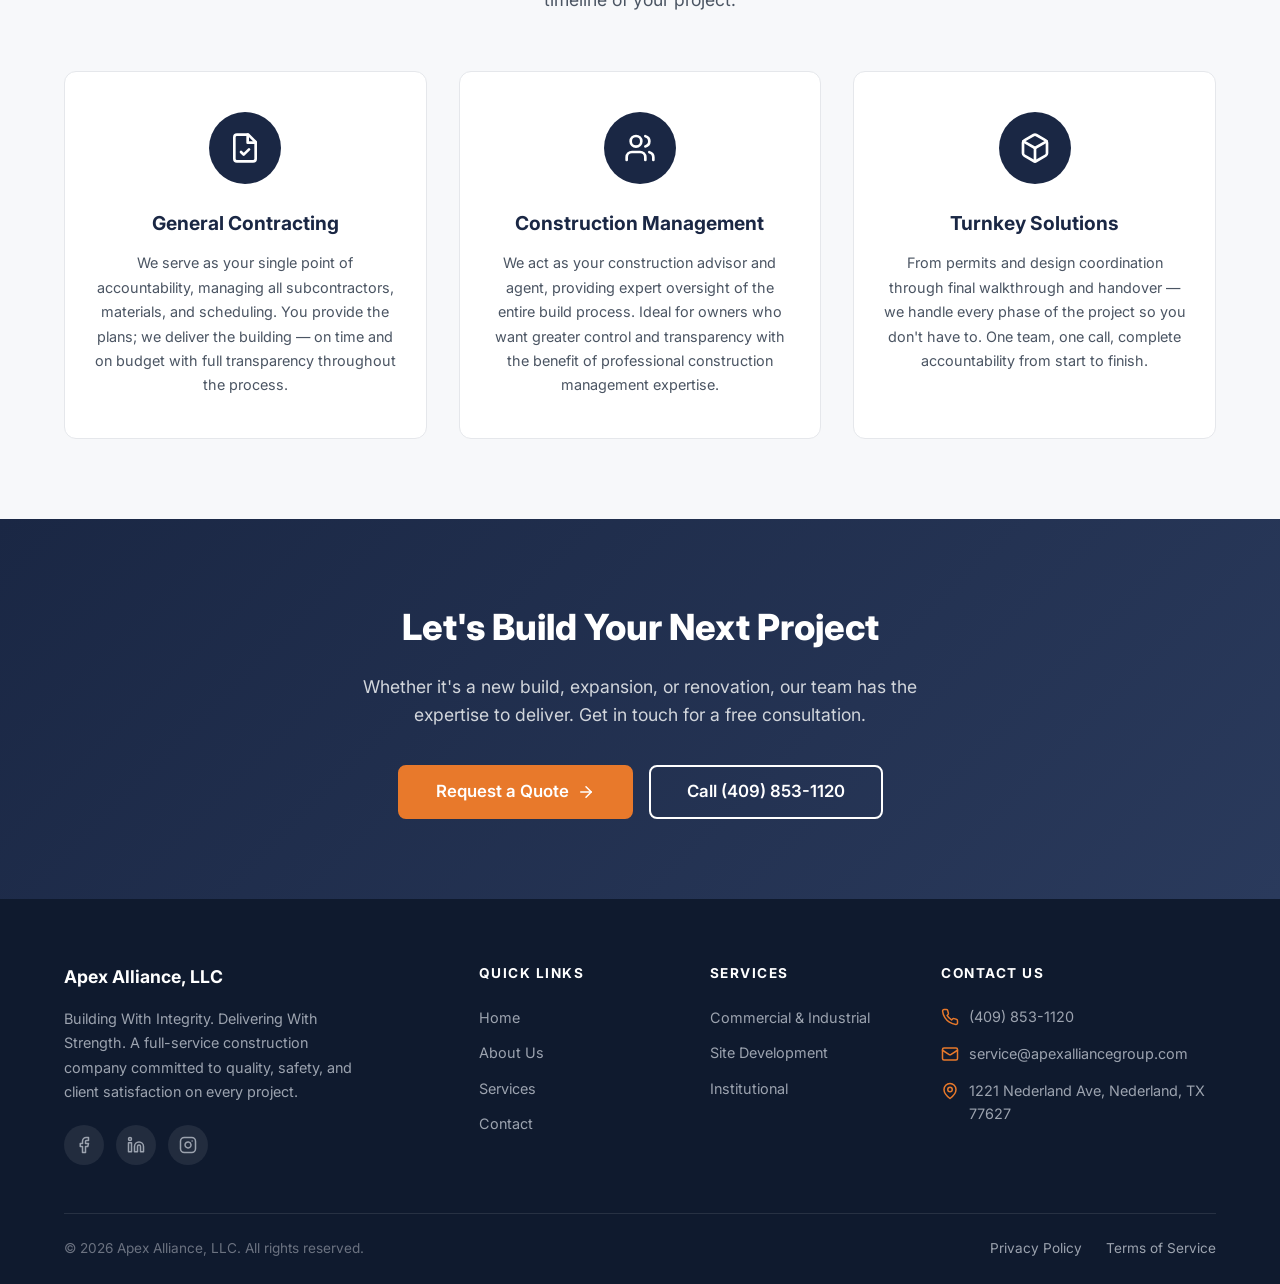
<file: commercial-industrial.html>
<!DOCTYPE html>
<html lang="en">
<head>
  <meta charset="UTF-8">
  <meta name="viewport" content="width=device-width, initial-scale=1.0">
  <title>Commercial &amp; Industrial Construction — Apex Alliance, LLC</title>
  <meta name="description" content="Apex Alliance, LLC builds commercial and industrial spaces engineered for performance. Office buildings, retail centers, warehouses, manufacturing facilities, and mixed-use developments.">
  <link rel="preconnect" href="https://fonts.googleapis.com">
  <link rel="preconnect" href="https://fonts.gstatic.com" crossorigin>
  <link href="https://fonts.googleapis.com/css2?family=Inter:wght@400;500;600;700;800&display=swap" rel="stylesheet">
  <link rel="stylesheet" href="style.css">
</head>
<body>

  <!-- Navigation -->
  <nav class="navbar">
    <div class="navbar__inner">
      <a href="index.html" class="navbar__logo">
        <img src="img/logo.png" alt="Apex Alliance, LLC">
      </a>
      <button class="navbar__hamburger" aria-label="Toggle menu">
        <span></span>
        <span></span>
        <span></span>
      </button>
      <div class="navbar__menu">
        <div class="navbar__links">
          <a href="index.html">Home</a>
          <a href="about.html">About</a>
          <div class="navbar__dropdown">
            <a href="#" class="navbar__dropdown-toggle">Services <svg xmlns="http://www.w3.org/2000/svg" viewBox="0 0 24 24" fill="none" stroke="currentColor" stroke-width="2" stroke-linecap="round" stroke-linejoin="round" width="14" height="14"><path d="m6 9 6 6 6-6"/></svg></a>
            <div class="navbar__dropdown-menu">
              <a href="commercial-industrial.html" class="active">Commercial &amp; Industrial</a>
              <a href="site-development.html">Site Development</a>
              <a href="institutional.html">Institutional</a>
            </div>
          </div>
        </div>
        <div class="navbar__cta">
          <a href="contact.html" class="btn btn--primary btn--sm">Start Your Project</a>
        </div>
      </div>
    </div>
    <div class="mobile-overlay"></div>
  </nav>

  <!-- Page Hero -->
  <section class="hero hero--page">
    <div class="hero__bg" style="background-image: url('img/industrial.jpg');"></div>
    <div class="hero__overlay"></div>
    <div class="container">
      <div class="hero__content">
        <span class="hero__label">Our Services</span>
        <h1 class="hero__title">Commercial &amp; Industrial Construction</h1>
        <p class="hero__subtitle">Building commercial and industrial spaces engineered for performance and growth.</p>
        <div class="hero__breadcrumb">
          <a href="index.html">Home</a>
          <span>/</span>
          <span>Commercial &amp; Industrial</span>
        </div>
      </div>
    </div>
  </section>

  <!-- Service Detail -->
  <section class="section">
    <div class="container">

      <div class="service-detail">
        <div class="service-detail__image">
          <img src="img/construction-1.jpg" alt="Commercial and industrial construction project">
        </div>
        <div class="service-detail__content">
          <div class="service-detail__icon">
            <svg xmlns="http://www.w3.org/2000/svg" viewBox="0 0 24 24" fill="none" stroke="currentColor" stroke-width="2" stroke-linecap="round" stroke-linejoin="round"><rect x="4" y="2" width="16" height="20" rx="2"/><path d="M9 22v-4h6v4"/><path d="M8 6h.01"/><path d="M16 6h.01"/><path d="M12 6h.01"/><path d="M12 10h.01"/><path d="M12 14h.01"/><path d="M16 10h.01"/><path d="M16 14h.01"/><path d="M8 10h.01"/><path d="M8 14h.01"/></svg>
          </div>
          <h2 class="service-detail__title">Commercial &amp; Industrial Construction</h2>
          <p class="service-detail__text">We build commercial and industrial spaces engineered for performance and growth. From Class A office buildings to warehouses and manufacturing facilities, our team delivers projects that maximize efficiency while meeting strict regulatory requirements.</p>
          <ul class="service-detail__list">
            <li>
              <svg xmlns="http://www.w3.org/2000/svg" viewBox="0 0 24 24" fill="none" stroke="currentColor" stroke-width="2" stroke-linecap="round" stroke-linejoin="round"><polyline points="20 6 9 17 4 12"/></svg>
              Office buildings and corporate headquarters
            </li>
            <li>
              <svg xmlns="http://www.w3.org/2000/svg" viewBox="0 0 24 24" fill="none" stroke="currentColor" stroke-width="2" stroke-linecap="round" stroke-linejoin="round"><polyline points="20 6 9 17 4 12"/></svg>
              Retail centers and shopping complexes
            </li>
            <li>
              <svg xmlns="http://www.w3.org/2000/svg" viewBox="0 0 24 24" fill="none" stroke="currentColor" stroke-width="2" stroke-linecap="round" stroke-linejoin="round"><polyline points="20 6 9 17 4 12"/></svg>
              Warehouses and distribution centers
            </li>
            <li>
              <svg xmlns="http://www.w3.org/2000/svg" viewBox="0 0 24 24" fill="none" stroke="currentColor" stroke-width="2" stroke-linecap="round" stroke-linejoin="round"><polyline points="20 6 9 17 4 12"/></svg>
              Manufacturing and processing plants
            </li>
            <li>
              <svg xmlns="http://www.w3.org/2000/svg" viewBox="0 0 24 24" fill="none" stroke="currentColor" stroke-width="2" stroke-linecap="round" stroke-linejoin="round"><polyline points="20 6 9 17 4 12"/></svg>
              Mixed-use developments
            </li>
            <li>
              <svg xmlns="http://www.w3.org/2000/svg" viewBox="0 0 24 24" fill="none" stroke="currentColor" stroke-width="2" stroke-linecap="round" stroke-linejoin="round"><polyline points="20 6 9 17 4 12"/></svg>
              Tenant improvements and build-outs
            </li>
          </ul>
          <a href="contact.html" class="btn btn--primary btn--sm">Discuss Your Project</a>
        </div>
      </div>

    </div>
  </section>

  <!-- Delivery Methods -->
  <section class="section section--gray">
    <div class="container">
      <div class="section-header">
        <span class="section-label">Project Delivery</span>
        <h2 class="section-title">How We Deliver</h2>
        <p class="section-subtitle">We offer flexible delivery methods to match the unique requirements and timeline of your project.</p>
      </div>
      <div class="delivery-grid">
        <div class="delivery-card">
          <div class="delivery-card__icon">
            <svg xmlns="http://www.w3.org/2000/svg" viewBox="0 0 24 24" fill="none" stroke="currentColor" stroke-width="2" stroke-linecap="round" stroke-linejoin="round"><path d="M14.5 2H6a2 2 0 0 0-2 2v16a2 2 0 0 0 2 2h12a2 2 0 0 0 2-2V7.5L14.5 2z"/><polyline points="14 2 14 8 20 8"/><path d="m9 15 2 2 4-4"/></svg>
          </div>
          <h3 class="delivery-card__title">General Contracting</h3>
          <p class="delivery-card__text">We serve as your single point of accountability, managing all subcontractors, materials, and scheduling. You provide the plans; we deliver the building — on time and on budget with full transparency throughout the process.</p>
        </div>
        <div class="delivery-card">
          <div class="delivery-card__icon">
            <svg xmlns="http://www.w3.org/2000/svg" viewBox="0 0 24 24" fill="none" stroke="currentColor" stroke-width="2" stroke-linecap="round" stroke-linejoin="round"><path d="M16 21v-2a4 4 0 0 0-4-4H6a4 4 0 0 0-4 4v2"/><circle cx="9" cy="7" r="4"/><path d="M22 21v-2a4 4 0 0 0-3-3.87"/><path d="M16 3.13a4 4 0 0 1 0 7.75"/></svg>
          </div>
          <h3 class="delivery-card__title">Construction Management</h3>
          <p class="delivery-card__text">We act as your construction advisor and agent, providing expert oversight of the entire build process. Ideal for owners who want greater control and transparency with the benefit of professional construction management expertise.</p>
        </div>
        <div class="delivery-card">
          <div class="delivery-card__icon">
            <svg xmlns="http://www.w3.org/2000/svg" viewBox="0 0 24 24" fill="none" stroke="currentColor" stroke-width="2" stroke-linecap="round" stroke-linejoin="round"><path d="M21 16V8a2 2 0 0 0-1-1.73l-7-4a2 2 0 0 0-2 0l-7 4A2 2 0 0 0 3 8v8a2 2 0 0 0 1 1.73l7 4a2 2 0 0 0 2 0l7-4A2 2 0 0 0 21 16z"/><polyline points="3.27 6.96 12 12.01 20.73 6.96"/><line x1="12" y1="22.08" x2="12" y2="12"/></svg>
          </div>
          <h3 class="delivery-card__title">Turnkey Solutions</h3>
          <p class="delivery-card__text">From permits and design coordination through final walkthrough and handover — we handle every phase of the project so you don't have to. One team, one call, complete accountability from start to finish.</p>
        </div>
      </div>
    </div>
  </section>

  <!-- CTA -->
  <section class="cta-section">
    <div class="container">
      <h2 class="cta-section__title">Let's Build Your Next Project</h2>
      <p class="cta-section__text">Whether it's a new build, expansion, or renovation, our team has the expertise to deliver. Get in touch for a free consultation.</p>
      <div class="cta-section__actions">
        <a href="contact.html" class="btn btn--primary btn--lg">
          Request a Quote
          <svg xmlns="http://www.w3.org/2000/svg" viewBox="0 0 24 24" fill="none" stroke="currentColor" stroke-width="2" stroke-linecap="round" stroke-linejoin="round"><path d="M5 12h14"/><path d="m12 5 7 7-7 7"/></svg>
        </a>
        <a href="tel:4098531120" class="btn btn--outline-white btn--lg">Call (409) 853-1120</a>
      </div>
    </div>
  </section>

  <!-- Footer -->
  <footer class="footer">
    <div class="container">
      <div class="footer__grid">
        <div class="footer__brand">
          <div class="footer__logo">
            <span class="footer__logo-text">Apex Alliance, LLC</span>
          </div>
          <p>Building With Integrity. Delivering With Strength. A full-service construction company committed to quality, safety, and client satisfaction on every project.</p>
          <div class="footer__social">
            <a href="#" aria-label="Facebook">
              <svg xmlns="http://www.w3.org/2000/svg" viewBox="0 0 24 24" fill="none" stroke="currentColor" stroke-width="2" stroke-linecap="round" stroke-linejoin="round"><path d="M18 2h-3a5 5 0 0 0-5 5v3H7v4h3v8h4v-8h3l1-4h-4V7a1 1 0 0 1 1-1h3z"/></svg>
            </a>
            <a href="#" aria-label="LinkedIn">
              <svg xmlns="http://www.w3.org/2000/svg" viewBox="0 0 24 24" fill="none" stroke="currentColor" stroke-width="2" stroke-linecap="round" stroke-linejoin="round"><path d="M16 8a6 6 0 0 1 6 6v7h-4v-7a2 2 0 0 0-2-2 2 2 0 0 0-2 2v7h-4v-7a6 6 0 0 1 6-6z"/><rect width="4" height="12" x="2" y="9"/><circle cx="4" cy="4" r="2"/></svg>
            </a>
            <a href="#" aria-label="Instagram">
              <svg xmlns="http://www.w3.org/2000/svg" viewBox="0 0 24 24" fill="none" stroke="currentColor" stroke-width="2" stroke-linecap="round" stroke-linejoin="round"><rect width="20" height="20" x="2" y="2" rx="5" ry="5"/><path d="M16 11.37A4 4 0 1 1 12.63 8 4 4 0 0 1 16 11.37z"/><line x1="17.5" x2="17.51" y1="6.5" y2="6.5"/></svg>
            </a>
          </div>
        </div>
        <div>
          <h4 class="footer__heading">Quick Links</h4>
          <ul class="footer__links">
            <li><a href="index.html">Home</a></li>
            <li><a href="about.html">About Us</a></li>
            <li><a href="commercial-industrial.html">Services</a></li>
            <li><a href="contact.html">Contact</a></li>
          </ul>
        </div>
        <div>
          <h4 class="footer__heading">Services</h4>
          <ul class="footer__links">
            <li><a href="commercial-industrial.html">Commercial &amp; Industrial</a></li>
            <li><a href="site-development.html">Site Development</a></li>
            <li><a href="institutional.html">Institutional</a></li>
          </ul>
        </div>
        <div>
          <h4 class="footer__heading">Contact Us</h4>
          <div class="footer__contact-item">
            <svg xmlns="http://www.w3.org/2000/svg" viewBox="0 0 24 24" fill="none" stroke="currentColor" stroke-width="2" stroke-linecap="round" stroke-linejoin="round"><path d="M22 16.92v3a2 2 0 0 1-2.18 2 19.79 19.79 0 0 1-8.63-3.07 19.5 19.5 0 0 1-6-6 19.79 19.79 0 0 1-3.07-8.67A2 2 0 0 1 4.11 2h3a2 2 0 0 1 2 1.72 12.84 12.84 0 0 0 .7 2.81 2 2 0 0 1-.45 2.11L8.09 9.91a16 16 0 0 0 6 6l1.27-1.27a2 2 0 0 1 2.11-.45 12.84 12.84 0 0 0 2.81.7A2 2 0 0 1 22 16.92z"/></svg>
            <span>(409) 853-1120</span>
          </div>
          <div class="footer__contact-item">
            <svg xmlns="http://www.w3.org/2000/svg" viewBox="0 0 24 24" fill="none" stroke="currentColor" stroke-width="2" stroke-linecap="round" stroke-linejoin="round"><rect width="20" height="16" x="2" y="4" rx="2"/><path d="m22 7-8.97 5.7a1.94 1.94 0 0 1-2.06 0L2 7"/></svg>
            <span>service@apexalliancegroup.com</span>
          </div>
          <div class="footer__contact-item">
            <svg xmlns="http://www.w3.org/2000/svg" viewBox="0 0 24 24" fill="none" stroke="currentColor" stroke-width="2" stroke-linecap="round" stroke-linejoin="round"><path d="M20 10c0 6-8 12-8 12s-8-6-8-12a8 8 0 0 1 16 0Z"/><circle cx="12" cy="10" r="3"/></svg>
            <span>1221 Nederland Ave, Nederland, TX 77627</span>
          </div>
        </div>
      </div>
      <div class="footer__bottom">
        <span>&copy; 2026 Apex Alliance, LLC. All rights reserved.</span>
        <div class="footer__bottom-links">
          <a href="#">Privacy Policy</a>
          <a href="#">Terms of Service</a>
        </div>
      </div>
    </div>
  </footer>

  <script src="script.js"></script>
</body>
</html>
</file>
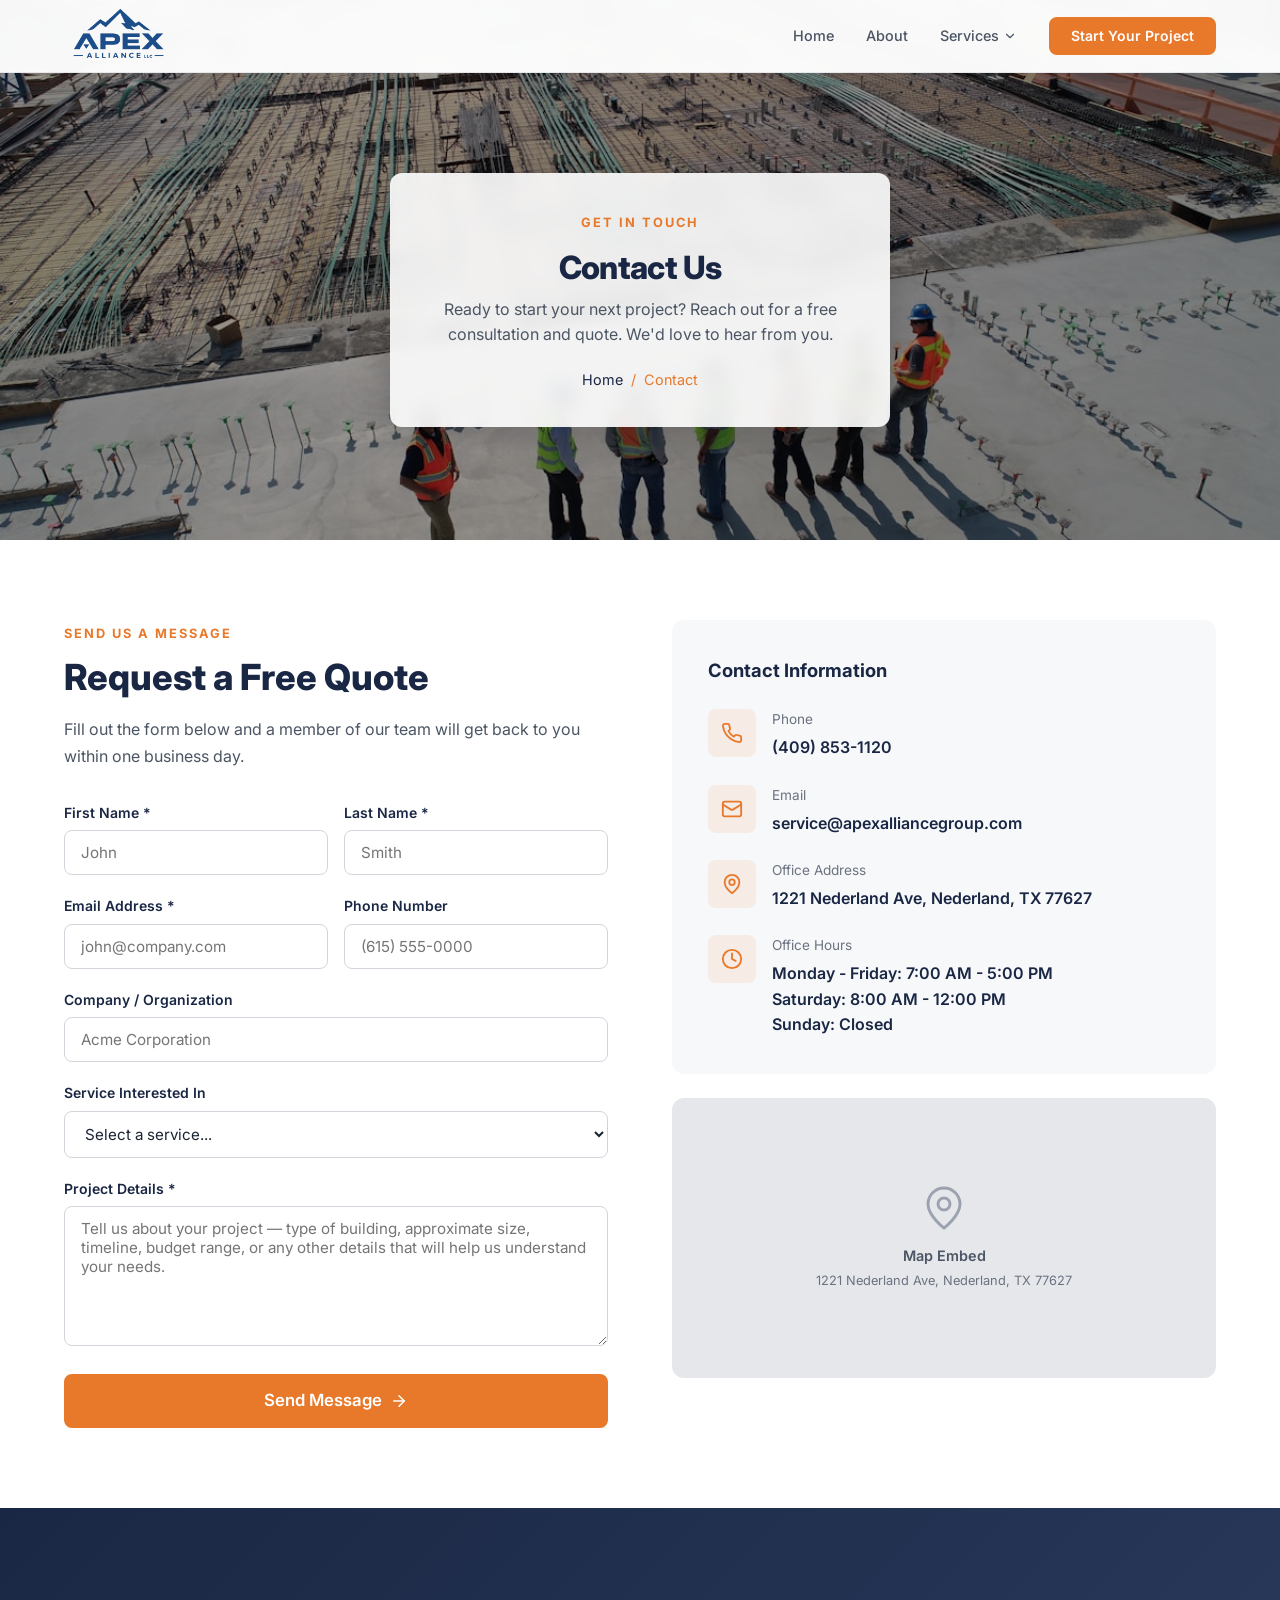
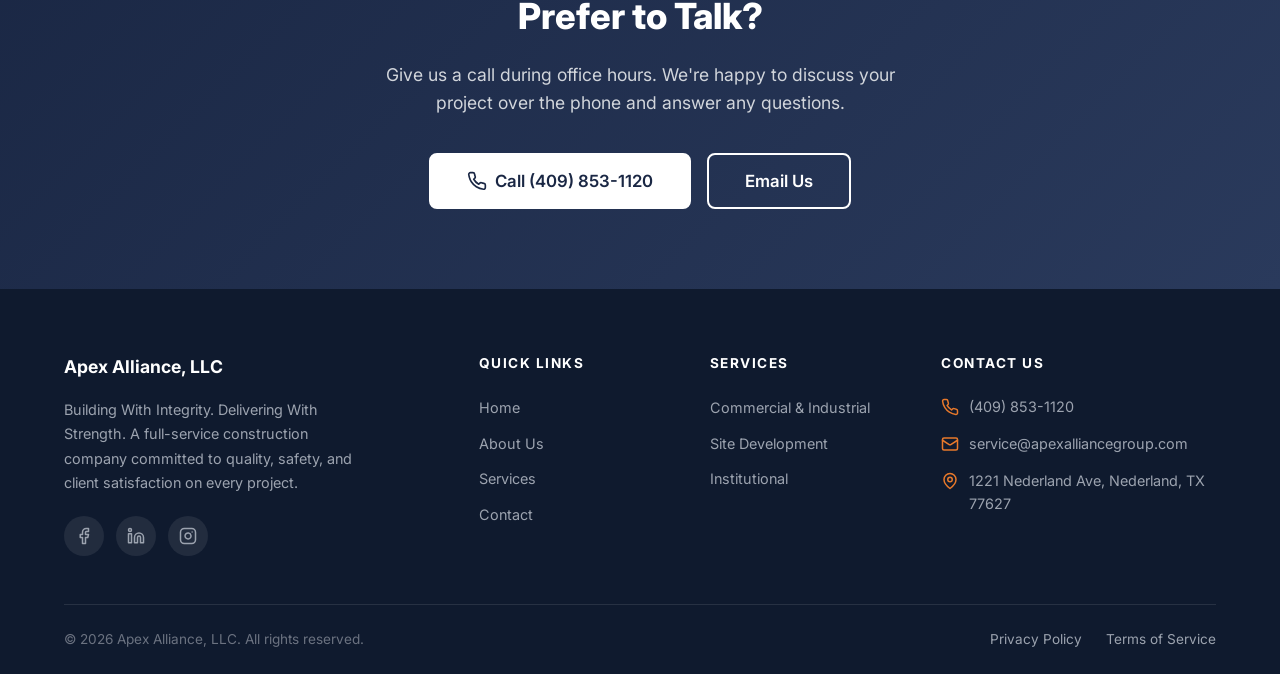
<file: contact.html>
<!DOCTYPE html>
<html lang="en">
<head>
  <meta charset="UTF-8">
  <meta name="viewport" content="width=device-width, initial-scale=1.0">
  <title>Contact Us — Apex Alliance, LLC</title>
  <meta name="description" content="Contact Apex Alliance, LLC for a free construction consultation. Call (409) 853-1120 or email service@apexalliancegroup.com. Office hours Monday through Friday.">
  <link rel="preconnect" href="https://fonts.googleapis.com">
  <link rel="preconnect" href="https://fonts.gstatic.com" crossorigin>
  <link href="https://fonts.googleapis.com/css2?family=Inter:wght@400;500;600;700;800&display=swap" rel="stylesheet">
  <link rel="stylesheet" href="style.css">
</head>
<body>

  <!-- Navigation -->
  <nav class="navbar">
    <div class="navbar__inner">
      <a href="index.html" class="navbar__logo">
        <img src="img/logo.png" alt="Apex Alliance, LLC">
      </a>
      <button class="navbar__hamburger" aria-label="Toggle menu">
        <span></span>
        <span></span>
        <span></span>
      </button>
      <div class="navbar__menu">
        <div class="navbar__links">
          <a href="index.html">Home</a>
          <a href="about.html">About</a>
          <div class="navbar__dropdown">
            <a href="#" class="navbar__dropdown-toggle">Services <svg xmlns="http://www.w3.org/2000/svg" viewBox="0 0 24 24" fill="none" stroke="currentColor" stroke-width="2" stroke-linecap="round" stroke-linejoin="round" width="14" height="14"><path d="m6 9 6 6 6-6"/></svg></a>
            <div class="navbar__dropdown-menu">
              <a href="commercial-industrial.html">Commercial &amp; Industrial</a>
              <a href="site-development.html">Site Development</a>
              <a href="institutional.html">Institutional</a>
            </div>
          </div>
        </div>
        <div class="navbar__cta">
          <a href="contact.html" class="btn btn--primary btn--sm">Start Your Project</a>
        </div>
      </div>
    </div>
    <div class="mobile-overlay"></div>
  </nav>

  <!-- Page Hero -->
  <section class="hero hero--page">
    <div class="hero__bg" style="background-image: url('img/construction-2.jpg');"></div>
    <div class="hero__overlay"></div>
    <div class="container">
      <div class="hero__content">
        <span class="hero__label">Get In Touch</span>
        <h1 class="hero__title">Contact Us</h1>
        <p class="hero__subtitle">Ready to start your next project? Reach out for a free consultation and quote. We'd love to hear from you.</p>
        <div class="hero__breadcrumb">
          <a href="index.html">Home</a>
          <span>/</span>
          <span>Contact</span>
        </div>
      </div>
    </div>
  </section>

  <!-- Contact Section -->
  <section class="section">
    <div class="container">
      <div class="contact-grid">

        <!-- Contact Form -->
        <div>
          <span class="section-label">Send Us a Message</span>
          <h2 class="section-title" style="text-align: left;">Request a Free Quote</h2>
          <p style="color: var(--text-secondary); margin-bottom: 32px; line-height: 1.7;">Fill out the form below and a member of our team will get back to you within one business day.</p>

          <form id="contact-form">
            <div class="contact-form__row">
              <div class="contact-form__group">
                <label class="contact-form__label" for="first-name">First Name *</label>
                <input class="contact-form__input" type="text" id="first-name" name="first-name" required placeholder="John">
              </div>
              <div class="contact-form__group">
                <label class="contact-form__label" for="last-name">Last Name *</label>
                <input class="contact-form__input" type="text" id="last-name" name="last-name" required placeholder="Smith">
              </div>
            </div>
            <div class="contact-form__row">
              <div class="contact-form__group">
                <label class="contact-form__label" for="email">Email Address *</label>
                <input class="contact-form__input" type="email" id="email" name="email" required placeholder="john@company.com">
              </div>
              <div class="contact-form__group">
                <label class="contact-form__label" for="phone">Phone Number</label>
                <input class="contact-form__input" type="tel" id="phone" name="phone" placeholder="(615) 555-0000">
              </div>
            </div>
            <div class="contact-form__group">
              <label class="contact-form__label" for="company">Company / Organization</label>
              <input class="contact-form__input" type="text" id="company" name="company" placeholder="Acme Corporation">
            </div>
            <div class="contact-form__group">
              <label class="contact-form__label" for="service">Service Interested In</label>
              <select class="contact-form__select" id="service" name="service">
                <option value="" disabled selected>Select a service...</option>
                <option value="commercial">Commercial Construction</option>
                <option value="industrial">Industrial Construction</option>
                <option value="site-development">Site Development</option>
                <option value="institutional">Institutional Construction</option>
                <option value="general-contracting">General Contracting</option>
                <option value="construction-management">Construction Management</option>
                <option value="other">Other</option>
              </select>
            </div>
            <div class="contact-form__group">
              <label class="contact-form__label" for="message">Project Details *</label>
              <textarea class="contact-form__textarea" id="message" name="message" required placeholder="Tell us about your project — type of building, approximate size, timeline, budget range, or any other details that will help us understand your needs."></textarea>
            </div>
            <button type="submit" class="btn btn--primary btn--lg" style="width: 100%; justify-content: center;">
              Send Message
              <svg xmlns="http://www.w3.org/2000/svg" viewBox="0 0 24 24" fill="none" stroke="currentColor" stroke-width="2" stroke-linecap="round" stroke-linejoin="round"><path d="M5 12h14"/><path d="m12 5 7 7-7 7"/></svg>
            </button>
          </form>
        </div>

        <!-- Contact Info Sidebar -->
        <div>
          <div class="contact-info__card">
            <h3 style="font-size: 1.15rem; font-weight: 700; color: var(--navy); margin-bottom: 24px;">Contact Information</h3>

            <div class="contact-info__item">
              <div class="contact-info__icon">
                <svg xmlns="http://www.w3.org/2000/svg" viewBox="0 0 24 24" fill="none" stroke="currentColor" stroke-width="2" stroke-linecap="round" stroke-linejoin="round"><path d="M22 16.92v3a2 2 0 0 1-2.18 2 19.79 19.79 0 0 1-8.63-3.07 19.5 19.5 0 0 1-6-6 19.79 19.79 0 0 1-3.07-8.67A2 2 0 0 1 4.11 2h3a2 2 0 0 1 2 1.72 12.84 12.84 0 0 0 .7 2.81 2 2 0 0 1-.45 2.11L8.09 9.91a16 16 0 0 0 6 6l1.27-1.27a2 2 0 0 1 2.11-.45 12.84 12.84 0 0 0 2.81.7A2 2 0 0 1 22 16.92z"/></svg>
              </div>
              <div>
                <div class="contact-info__label">Phone</div>
                <div class="contact-info__value"><a href="tel:4098531120">(409) 853-1120</a></div>
              </div>
            </div>

            <div class="contact-info__item">
              <div class="contact-info__icon">
                <svg xmlns="http://www.w3.org/2000/svg" viewBox="0 0 24 24" fill="none" stroke="currentColor" stroke-width="2" stroke-linecap="round" stroke-linejoin="round"><rect width="20" height="16" x="2" y="4" rx="2"/><path d="m22 7-8.97 5.7a1.94 1.94 0 0 1-2.06 0L2 7"/></svg>
              </div>
              <div>
                <div class="contact-info__label">Email</div>
                <div class="contact-info__value"><a href="mailto:service@apexalliancegroup.com">service@apexalliancegroup.com</a></div>
              </div>
            </div>

            <div class="contact-info__item">
              <div class="contact-info__icon">
                <svg xmlns="http://www.w3.org/2000/svg" viewBox="0 0 24 24" fill="none" stroke="currentColor" stroke-width="2" stroke-linecap="round" stroke-linejoin="round"><path d="M20 10c0 6-8 12-8 12s-8-6-8-12a8 8 0 0 1 16 0Z"/><circle cx="12" cy="10" r="3"/></svg>
              </div>
              <div>
                <div class="contact-info__label">Office Address</div>
                <div class="contact-info__value">1221 Nederland Ave, Nederland, TX 77627</div>
              </div>
            </div>

            <div class="contact-info__item">
              <div class="contact-info__icon">
                <svg xmlns="http://www.w3.org/2000/svg" viewBox="0 0 24 24" fill="none" stroke="currentColor" stroke-width="2" stroke-linecap="round" stroke-linejoin="round"><circle cx="12" cy="12" r="10"/><polyline points="12 6 12 12 16 14"/></svg>
              </div>
              <div>
                <div class="contact-info__label">Office Hours</div>
                <div class="contact-info__value">
                  Monday - Friday: 7:00 AM - 5:00 PM<br>
                  Saturday: 8:00 AM - 12:00 PM<br>
                  Sunday: Closed
                </div>
              </div>
            </div>
          </div>

          <!-- Map Placeholder -->
          <div class="map-placeholder">
            <div style="text-align: center;">
              <svg xmlns="http://www.w3.org/2000/svg" viewBox="0 0 24 24" fill="none" stroke="currentColor" stroke-width="1.5" stroke-linecap="round" stroke-linejoin="round" style="width: 48px; height: 48px; margin: 0 auto 12px; display: block; color: var(--gray-400);"><path d="M20 10c0 6-8 12-8 12s-8-6-8-12a8 8 0 0 1 16 0Z"/><circle cx="12" cy="10" r="3"/></svg>
              <p style="font-weight: 600; color: var(--text-secondary);">Map Embed</p>
              <p style="font-size: 0.8rem; color: var(--text-light); margin-top: 4px;">1221 Nederland Ave, Nederland, TX 77627</p>
            </div>
          </div>
        </div>

      </div>
    </div>
  </section>

  <!-- CTA -->
  <section class="cta-section">
    <div class="container">
      <h2 class="cta-section__title">Prefer to Talk?</h2>
      <p class="cta-section__text">Give us a call during office hours. We're happy to discuss your project over the phone and answer any questions.</p>
      <div class="cta-section__actions">
        <a href="tel:4098531120" class="btn btn--white btn--lg">
          <svg xmlns="http://www.w3.org/2000/svg" viewBox="0 0 24 24" fill="none" stroke="currentColor" stroke-width="2" stroke-linecap="round" stroke-linejoin="round" style="width:20px;height:20px;"><path d="M22 16.92v3a2 2 0 0 1-2.18 2 19.79 19.79 0 0 1-8.63-3.07 19.5 19.5 0 0 1-6-6 19.79 19.79 0 0 1-3.07-8.67A2 2 0 0 1 4.11 2h3a2 2 0 0 1 2 1.72 12.84 12.84 0 0 0 .7 2.81 2 2 0 0 1-.45 2.11L8.09 9.91a16 16 0 0 0 6 6l1.27-1.27a2 2 0 0 1 2.11-.45 12.84 12.84 0 0 0 2.81.7A2 2 0 0 1 22 16.92z"/></svg>
          Call (409) 853-1120
        </a>
        <a href="mailto:service@apexalliancegroup.com" class="btn btn--outline-white btn--lg">Email Us</a>
      </div>
    </div>
  </section>

  <!-- Footer -->
  <footer class="footer">
    <div class="container">
      <div class="footer__grid">
        <div class="footer__brand">
          <div class="footer__logo">
            <span class="footer__logo-text">Apex Alliance, LLC</span>
          </div>
          <p>Building With Integrity. Delivering With Strength. A full-service construction company committed to quality, safety, and client satisfaction on every project.</p>
          <div class="footer__social">
            <a href="#" aria-label="Facebook">
              <svg xmlns="http://www.w3.org/2000/svg" viewBox="0 0 24 24" fill="none" stroke="currentColor" stroke-width="2" stroke-linecap="round" stroke-linejoin="round"><path d="M18 2h-3a5 5 0 0 0-5 5v3H7v4h3v8h4v-8h3l1-4h-4V7a1 1 0 0 1 1-1h3z"/></svg>
            </a>
            <a href="#" aria-label="LinkedIn">
              <svg xmlns="http://www.w3.org/2000/svg" viewBox="0 0 24 24" fill="none" stroke="currentColor" stroke-width="2" stroke-linecap="round" stroke-linejoin="round"><path d="M16 8a6 6 0 0 1 6 6v7h-4v-7a2 2 0 0 0-2-2 2 2 0 0 0-2 2v7h-4v-7a6 6 0 0 1 6-6z"/><rect width="4" height="12" x="2" y="9"/><circle cx="4" cy="4" r="2"/></svg>
            </a>
            <a href="#" aria-label="Instagram">
              <svg xmlns="http://www.w3.org/2000/svg" viewBox="0 0 24 24" fill="none" stroke="currentColor" stroke-width="2" stroke-linecap="round" stroke-linejoin="round"><rect width="20" height="20" x="2" y="2" rx="5" ry="5"/><path d="M16 11.37A4 4 0 1 1 12.63 8 4 4 0 0 1 16 11.37z"/><line x1="17.5" x2="17.51" y1="6.5" y2="6.5"/></svg>
            </a>
          </div>
        </div>
        <div>
          <h4 class="footer__heading">Quick Links</h4>
          <ul class="footer__links">
            <li><a href="index.html">Home</a></li>
            <li><a href="about.html">About Us</a></li>
            <li><a href="commercial-industrial.html">Services</a></li>

            <li><a href="contact.html">Contact</a></li>
          </ul>
        </div>
        <div>
          <h4 class="footer__heading">Services</h4>
          <ul class="footer__links">
            <li><a href="commercial-industrial.html">Commercial &amp; Industrial</a></li>
            <li><a href="site-development.html">Site Development</a></li>
            <li><a href="institutional.html">Institutional</a></li>
          </ul>
        </div>
        <div>
          <h4 class="footer__heading">Contact Us</h4>
          <div class="footer__contact-item">
            <svg xmlns="http://www.w3.org/2000/svg" viewBox="0 0 24 24" fill="none" stroke="currentColor" stroke-width="2" stroke-linecap="round" stroke-linejoin="round"><path d="M22 16.92v3a2 2 0 0 1-2.18 2 19.79 19.79 0 0 1-8.63-3.07 19.5 19.5 0 0 1-6-6 19.79 19.79 0 0 1-3.07-8.67A2 2 0 0 1 4.11 2h3a2 2 0 0 1 2 1.72 12.84 12.84 0 0 0 .7 2.81 2 2 0 0 1-.45 2.11L8.09 9.91a16 16 0 0 0 6 6l1.27-1.27a2 2 0 0 1 2.11-.45 12.84 12.84 0 0 0 2.81.7A2 2 0 0 1 22 16.92z"/></svg>
            <span>(409) 853-1120</span>
          </div>
          <div class="footer__contact-item">
            <svg xmlns="http://www.w3.org/2000/svg" viewBox="0 0 24 24" fill="none" stroke="currentColor" stroke-width="2" stroke-linecap="round" stroke-linejoin="round"><rect width="20" height="16" x="2" y="4" rx="2"/><path d="m22 7-8.97 5.7a1.94 1.94 0 0 1-2.06 0L2 7"/></svg>
            <span>service@apexalliancegroup.com</span>
          </div>
          <div class="footer__contact-item">
            <svg xmlns="http://www.w3.org/2000/svg" viewBox="0 0 24 24" fill="none" stroke="currentColor" stroke-width="2" stroke-linecap="round" stroke-linejoin="round"><path d="M20 10c0 6-8 12-8 12s-8-6-8-12a8 8 0 0 1 16 0Z"/><circle cx="12" cy="10" r="3"/></svg>
            <span>1221 Nederland Ave, Nederland, TX 77627</span>
          </div>
        </div>
      </div>
      <div class="footer__bottom">
        <span>&copy; 2026 Apex Alliance, LLC. All rights reserved.</span>
        <div class="footer__bottom-links">
          <a href="#">Privacy Policy</a>
          <a href="#">Terms of Service</a>
        </div>
      </div>
    </div>
  </footer>

  <script src="script.js"></script>
</body>
</html>
</file>
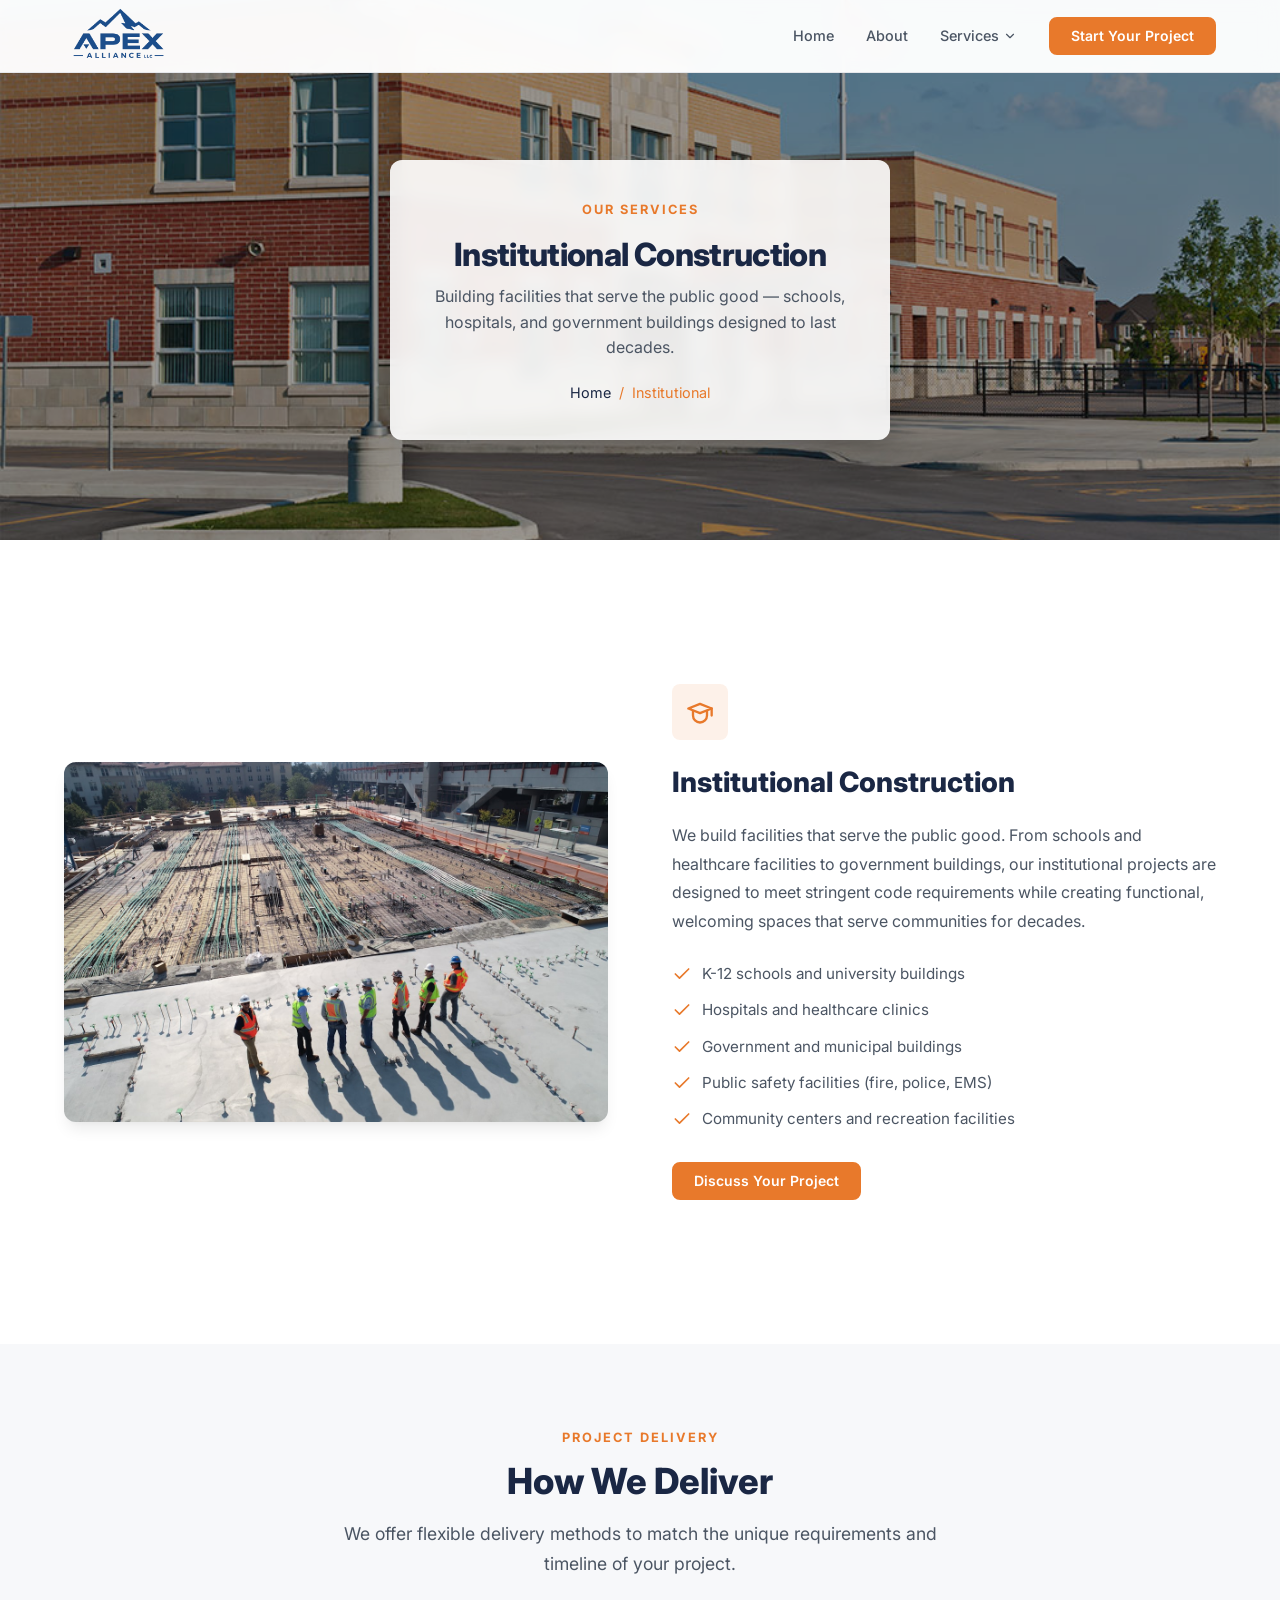
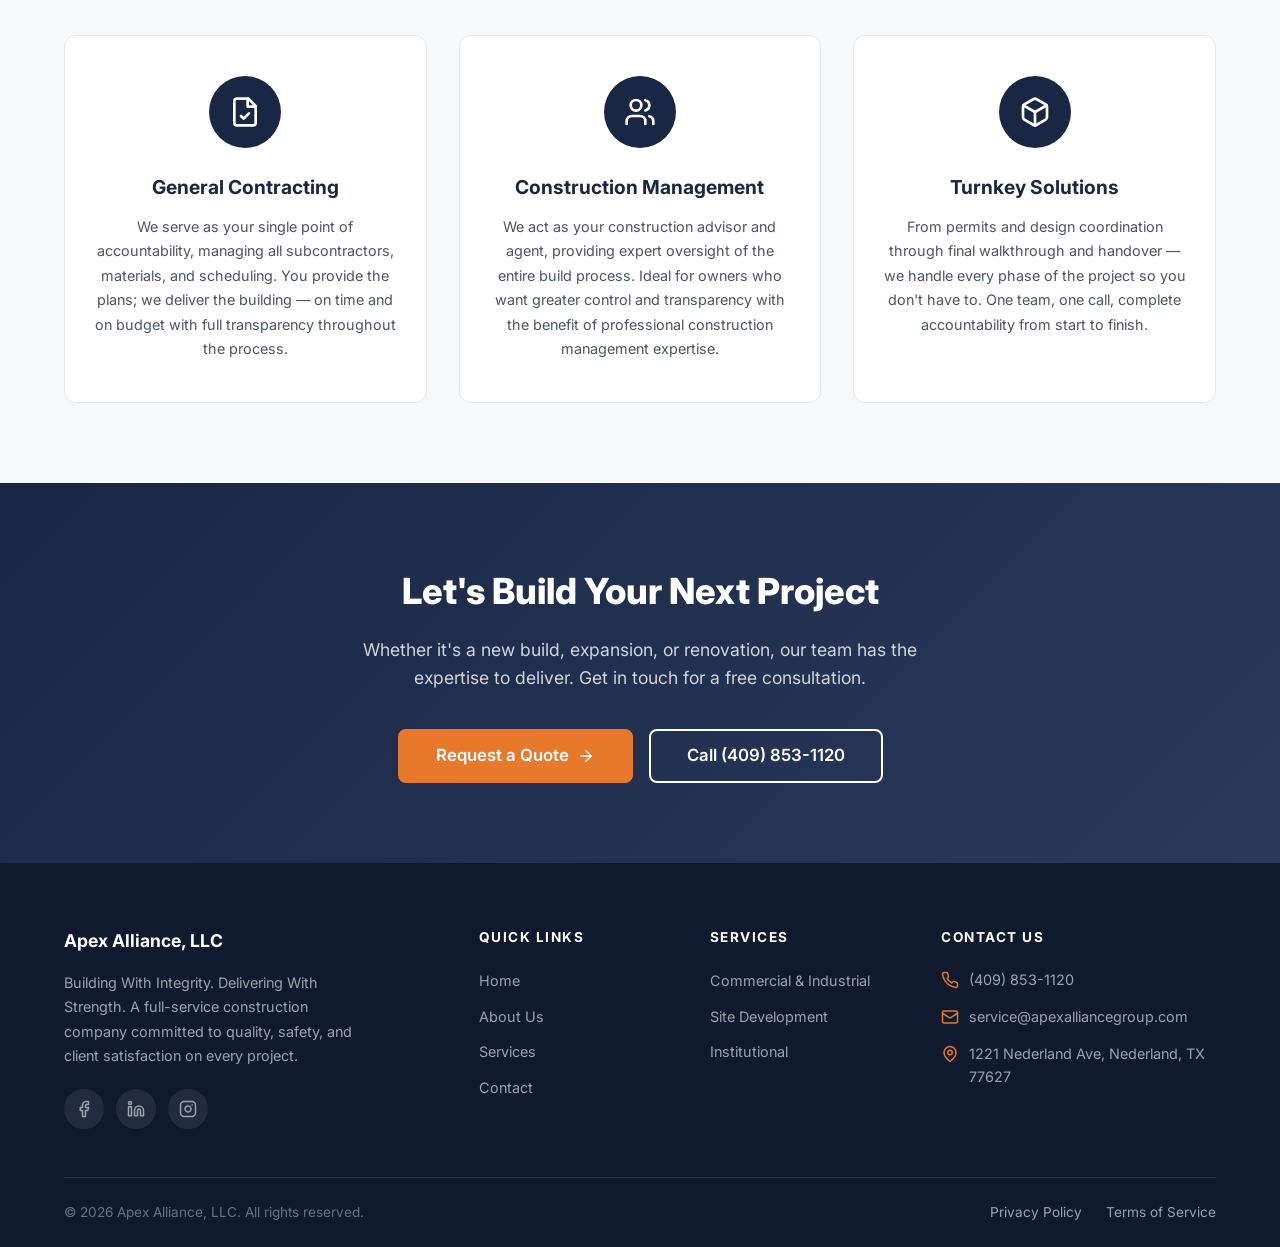
<file: institutional.html>
<!DOCTYPE html>
<html lang="en">
<head>
  <meta charset="UTF-8">
  <meta name="viewport" content="width=device-width, initial-scale=1.0">
  <title>Institutional Construction — Apex Alliance, LLC</title>
  <meta name="description" content="Apex Alliance, LLC builds institutional facilities including schools, hospitals, government buildings, public safety facilities, and community centers designed to serve communities for decades.">
  <link rel="preconnect" href="https://fonts.googleapis.com">
  <link rel="preconnect" href="https://fonts.gstatic.com" crossorigin>
  <link href="https://fonts.googleapis.com/css2?family=Inter:wght@400;500;600;700;800&display=swap" rel="stylesheet">
  <link rel="stylesheet" href="style.css">
</head>
<body>

  <!-- Navigation -->
  <nav class="navbar">
    <div class="navbar__inner">
      <a href="index.html" class="navbar__logo">
        <img src="img/logo.png" alt="Apex Alliance, LLC">
      </a>
      <button class="navbar__hamburger" aria-label="Toggle menu">
        <span></span>
        <span></span>
        <span></span>
      </button>
      <div class="navbar__menu">
        <div class="navbar__links">
          <a href="index.html">Home</a>
          <a href="about.html">About</a>
          <div class="navbar__dropdown">
            <a href="#" class="navbar__dropdown-toggle">Services <svg xmlns="http://www.w3.org/2000/svg" viewBox="0 0 24 24" fill="none" stroke="currentColor" stroke-width="2" stroke-linecap="round" stroke-linejoin="round" width="14" height="14"><path d="m6 9 6 6 6-6"/></svg></a>
            <div class="navbar__dropdown-menu">
              <a href="commercial-industrial.html">Commercial &amp; Industrial</a>
              <a href="site-development.html">Site Development</a>
              <a href="institutional.html" class="active">Institutional</a>
            </div>
          </div>
        </div>
        <div class="navbar__cta">
          <a href="contact.html" class="btn btn--primary btn--sm">Start Your Project</a>
        </div>
      </div>
    </div>
    <div class="mobile-overlay"></div>
  </nav>

  <!-- Page Hero -->
  <section class="hero hero--page">
    <div class="hero__bg" style="background-image: url('img/institutional.jpg');"></div>
    <div class="hero__overlay"></div>
    <div class="container">
      <div class="hero__content">
        <span class="hero__label">Our Services</span>
        <h1 class="hero__title">Institutional Construction</h1>
        <p class="hero__subtitle">Building facilities that serve the public good — schools, hospitals, and government buildings designed to last decades.</p>
        <div class="hero__breadcrumb">
          <a href="index.html">Home</a>
          <span>/</span>
          <span>Institutional</span>
        </div>
      </div>
    </div>
  </section>

  <!-- Service Detail -->
  <section class="section">
    <div class="container">

      <div class="service-detail">
        <div class="service-detail__image">
          <img src="img/construction-2.jpg" alt="Institutional construction project">
        </div>
        <div class="service-detail__content">
          <div class="service-detail__icon">
            <svg xmlns="http://www.w3.org/2000/svg" viewBox="0 0 24 24" fill="none" stroke="currentColor" stroke-width="2" stroke-linecap="round" stroke-linejoin="round"><path d="M22 9 12 5 2 9l10 4 10-4z"/><path d="M6 11v4a6 6 0 0 0 12 0v-4"/><path d="M22 9v6"/></svg>
          </div>
          <h2 class="service-detail__title">Institutional Construction</h2>
          <p class="service-detail__text">We build facilities that serve the public good. From schools and healthcare facilities to government buildings, our institutional projects are designed to meet stringent code requirements while creating functional, welcoming spaces that serve communities for decades.</p>
          <ul class="service-detail__list">
            <li>
              <svg xmlns="http://www.w3.org/2000/svg" viewBox="0 0 24 24" fill="none" stroke="currentColor" stroke-width="2" stroke-linecap="round" stroke-linejoin="round"><polyline points="20 6 9 17 4 12"/></svg>
              K-12 schools and university buildings
            </li>
            <li>
              <svg xmlns="http://www.w3.org/2000/svg" viewBox="0 0 24 24" fill="none" stroke="currentColor" stroke-width="2" stroke-linecap="round" stroke-linejoin="round"><polyline points="20 6 9 17 4 12"/></svg>
              Hospitals and healthcare clinics
            </li>
            <li>
              <svg xmlns="http://www.w3.org/2000/svg" viewBox="0 0 24 24" fill="none" stroke="currentColor" stroke-width="2" stroke-linecap="round" stroke-linejoin="round"><polyline points="20 6 9 17 4 12"/></svg>
              Government and municipal buildings
            </li>
            <li>
              <svg xmlns="http://www.w3.org/2000/svg" viewBox="0 0 24 24" fill="none" stroke="currentColor" stroke-width="2" stroke-linecap="round" stroke-linejoin="round"><polyline points="20 6 9 17 4 12"/></svg>
              Public safety facilities (fire, police, EMS)
            </li>
            <li>
              <svg xmlns="http://www.w3.org/2000/svg" viewBox="0 0 24 24" fill="none" stroke="currentColor" stroke-width="2" stroke-linecap="round" stroke-linejoin="round"><polyline points="20 6 9 17 4 12"/></svg>
              Community centers and recreation facilities
            </li>
          </ul>
          <a href="contact.html" class="btn btn--primary btn--sm">Discuss Your Project</a>
        </div>
      </div>

    </div>
  </section>

  <!-- Delivery Methods -->
  <section class="section section--gray">
    <div class="container">
      <div class="section-header">
        <span class="section-label">Project Delivery</span>
        <h2 class="section-title">How We Deliver</h2>
        <p class="section-subtitle">We offer flexible delivery methods to match the unique requirements and timeline of your project.</p>
      </div>
      <div class="delivery-grid">
        <div class="delivery-card">
          <div class="delivery-card__icon">
            <svg xmlns="http://www.w3.org/2000/svg" viewBox="0 0 24 24" fill="none" stroke="currentColor" stroke-width="2" stroke-linecap="round" stroke-linejoin="round"><path d="M14.5 2H6a2 2 0 0 0-2 2v16a2 2 0 0 0 2 2h12a2 2 0 0 0 2-2V7.5L14.5 2z"/><polyline points="14 2 14 8 20 8"/><path d="m9 15 2 2 4-4"/></svg>
          </div>
          <h3 class="delivery-card__title">General Contracting</h3>
          <p class="delivery-card__text">We serve as your single point of accountability, managing all subcontractors, materials, and scheduling. You provide the plans; we deliver the building — on time and on budget with full transparency throughout the process.</p>
        </div>
        <div class="delivery-card">
          <div class="delivery-card__icon">
            <svg xmlns="http://www.w3.org/2000/svg" viewBox="0 0 24 24" fill="none" stroke="currentColor" stroke-width="2" stroke-linecap="round" stroke-linejoin="round"><path d="M16 21v-2a4 4 0 0 0-4-4H6a4 4 0 0 0-4 4v2"/><circle cx="9" cy="7" r="4"/><path d="M22 21v-2a4 4 0 0 0-3-3.87"/><path d="M16 3.13a4 4 0 0 1 0 7.75"/></svg>
          </div>
          <h3 class="delivery-card__title">Construction Management</h3>
          <p class="delivery-card__text">We act as your construction advisor and agent, providing expert oversight of the entire build process. Ideal for owners who want greater control and transparency with the benefit of professional construction management expertise.</p>
        </div>
        <div class="delivery-card">
          <div class="delivery-card__icon">
            <svg xmlns="http://www.w3.org/2000/svg" viewBox="0 0 24 24" fill="none" stroke="currentColor" stroke-width="2" stroke-linecap="round" stroke-linejoin="round"><path d="M21 16V8a2 2 0 0 0-1-1.73l-7-4a2 2 0 0 0-2 0l-7 4A2 2 0 0 0 3 8v8a2 2 0 0 0 1 1.73l7 4a2 2 0 0 0 2 0l7-4A2 2 0 0 0 21 16z"/><polyline points="3.27 6.96 12 12.01 20.73 6.96"/><line x1="12" y1="22.08" x2="12" y2="12"/></svg>
          </div>
          <h3 class="delivery-card__title">Turnkey Solutions</h3>
          <p class="delivery-card__text">From permits and design coordination through final walkthrough and handover — we handle every phase of the project so you don't have to. One team, one call, complete accountability from start to finish.</p>
        </div>
      </div>
    </div>
  </section>

  <!-- CTA -->
  <section class="cta-section">
    <div class="container">
      <h2 class="cta-section__title">Let's Build Your Next Project</h2>
      <p class="cta-section__text">Whether it's a new build, expansion, or renovation, our team has the expertise to deliver. Get in touch for a free consultation.</p>
      <div class="cta-section__actions">
        <a href="contact.html" class="btn btn--primary btn--lg">
          Request a Quote
          <svg xmlns="http://www.w3.org/2000/svg" viewBox="0 0 24 24" fill="none" stroke="currentColor" stroke-width="2" stroke-linecap="round" stroke-linejoin="round"><path d="M5 12h14"/><path d="m12 5 7 7-7 7"/></svg>
        </a>
        <a href="tel:4098531120" class="btn btn--outline-white btn--lg">Call (409) 853-1120</a>
      </div>
    </div>
  </section>

  <!-- Footer -->
  <footer class="footer">
    <div class="container">
      <div class="footer__grid">
        <div class="footer__brand">
          <div class="footer__logo">
            <span class="footer__logo-text">Apex Alliance, LLC</span>
          </div>
          <p>Building With Integrity. Delivering With Strength. A full-service construction company committed to quality, safety, and client satisfaction on every project.</p>
          <div class="footer__social">
            <a href="#" aria-label="Facebook">
              <svg xmlns="http://www.w3.org/2000/svg" viewBox="0 0 24 24" fill="none" stroke="currentColor" stroke-width="2" stroke-linecap="round" stroke-linejoin="round"><path d="M18 2h-3a5 5 0 0 0-5 5v3H7v4h3v8h4v-8h3l1-4h-4V7a1 1 0 0 1 1-1h3z"/></svg>
            </a>
            <a href="#" aria-label="LinkedIn">
              <svg xmlns="http://www.w3.org/2000/svg" viewBox="0 0 24 24" fill="none" stroke="currentColor" stroke-width="2" stroke-linecap="round" stroke-linejoin="round"><path d="M16 8a6 6 0 0 1 6 6v7h-4v-7a2 2 0 0 0-2-2 2 2 0 0 0-2 2v7h-4v-7a6 6 0 0 1 6-6z"/><rect width="4" height="12" x="2" y="9"/><circle cx="4" cy="4" r="2"/></svg>
            </a>
            <a href="#" aria-label="Instagram">
              <svg xmlns="http://www.w3.org/2000/svg" viewBox="0 0 24 24" fill="none" stroke="currentColor" stroke-width="2" stroke-linecap="round" stroke-linejoin="round"><rect width="20" height="20" x="2" y="2" rx="5" ry="5"/><path d="M16 11.37A4 4 0 1 1 12.63 8 4 4 0 0 1 16 11.37z"/><line x1="17.5" x2="17.51" y1="6.5" y2="6.5"/></svg>
            </a>
          </div>
        </div>
        <div>
          <h4 class="footer__heading">Quick Links</h4>
          <ul class="footer__links">
            <li><a href="index.html">Home</a></li>
            <li><a href="about.html">About Us</a></li>
            <li><a href="commercial-industrial.html">Services</a></li>
            <li><a href="contact.html">Contact</a></li>
          </ul>
        </div>
        <div>
          <h4 class="footer__heading">Services</h4>
          <ul class="footer__links">
            <li><a href="commercial-industrial.html">Commercial &amp; Industrial</a></li>
            <li><a href="site-development.html">Site Development</a></li>
            <li><a href="institutional.html">Institutional</a></li>
          </ul>
        </div>
        <div>
          <h4 class="footer__heading">Contact Us</h4>
          <div class="footer__contact-item">
            <svg xmlns="http://www.w3.org/2000/svg" viewBox="0 0 24 24" fill="none" stroke="currentColor" stroke-width="2" stroke-linecap="round" stroke-linejoin="round"><path d="M22 16.92v3a2 2 0 0 1-2.18 2 19.79 19.79 0 0 1-8.63-3.07 19.5 19.5 0 0 1-6-6 19.79 19.79 0 0 1-3.07-8.67A2 2 0 0 1 4.11 2h3a2 2 0 0 1 2 1.72 12.84 12.84 0 0 0 .7 2.81 2 2 0 0 1-.45 2.11L8.09 9.91a16 16 0 0 0 6 6l1.27-1.27a2 2 0 0 1 2.11-.45 12.84 12.84 0 0 0 2.81.7A2 2 0 0 1 22 16.92z"/></svg>
            <span>(409) 853-1120</span>
          </div>
          <div class="footer__contact-item">
            <svg xmlns="http://www.w3.org/2000/svg" viewBox="0 0 24 24" fill="none" stroke="currentColor" stroke-width="2" stroke-linecap="round" stroke-linejoin="round"><rect width="20" height="16" x="2" y="4" rx="2"/><path d="m22 7-8.97 5.7a1.94 1.94 0 0 1-2.06 0L2 7"/></svg>
            <span>service@apexalliancegroup.com</span>
          </div>
          <div class="footer__contact-item">
            <svg xmlns="http://www.w3.org/2000/svg" viewBox="0 0 24 24" fill="none" stroke="currentColor" stroke-width="2" stroke-linecap="round" stroke-linejoin="round"><path d="M20 10c0 6-8 12-8 12s-8-6-8-12a8 8 0 0 1 16 0Z"/><circle cx="12" cy="10" r="3"/></svg>
            <span>1221 Nederland Ave, Nederland, TX 77627</span>
          </div>
        </div>
      </div>
      <div class="footer__bottom">
        <span>&copy; 2026 Apex Alliance, LLC. All rights reserved.</span>
        <div class="footer__bottom-links">
          <a href="#">Privacy Policy</a>
          <a href="#">Terms of Service</a>
        </div>
      </div>
    </div>
  </footer>

  <script src="script.js"></script>
</body>
</html>
</file>
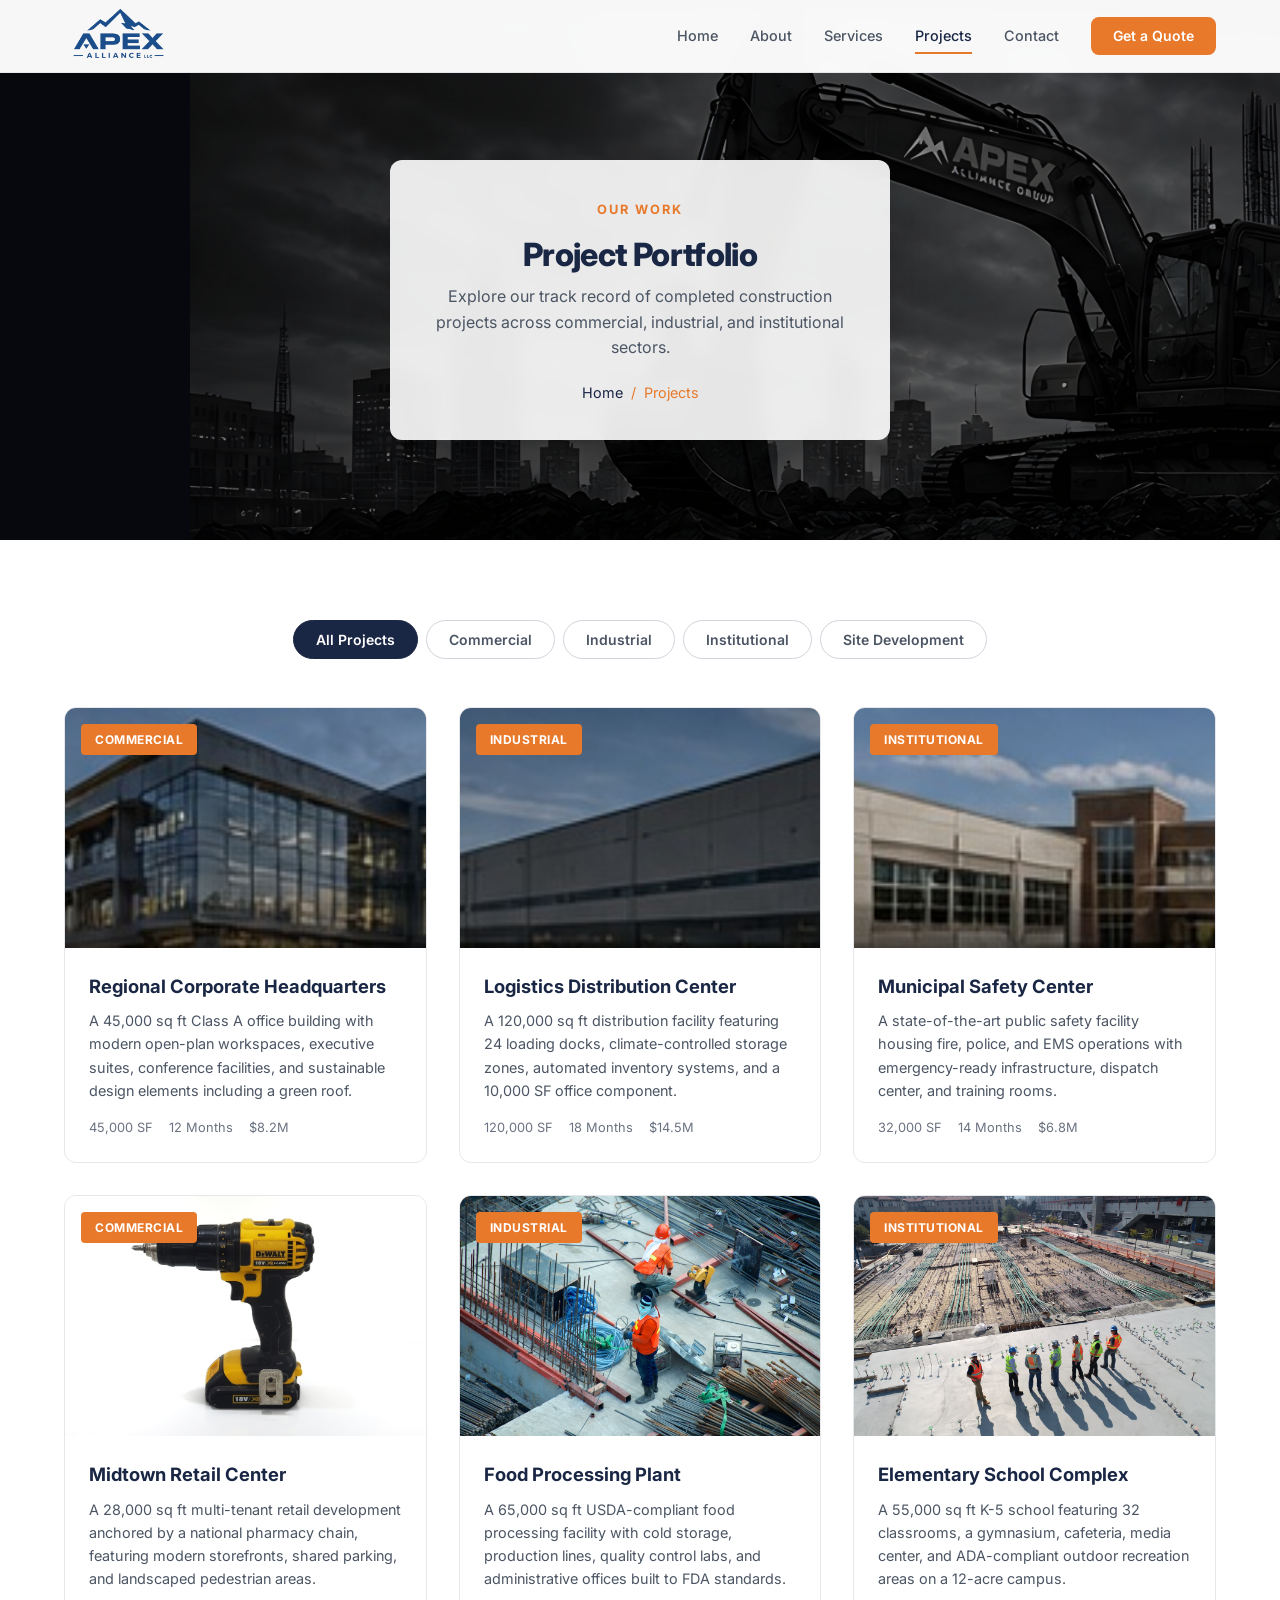
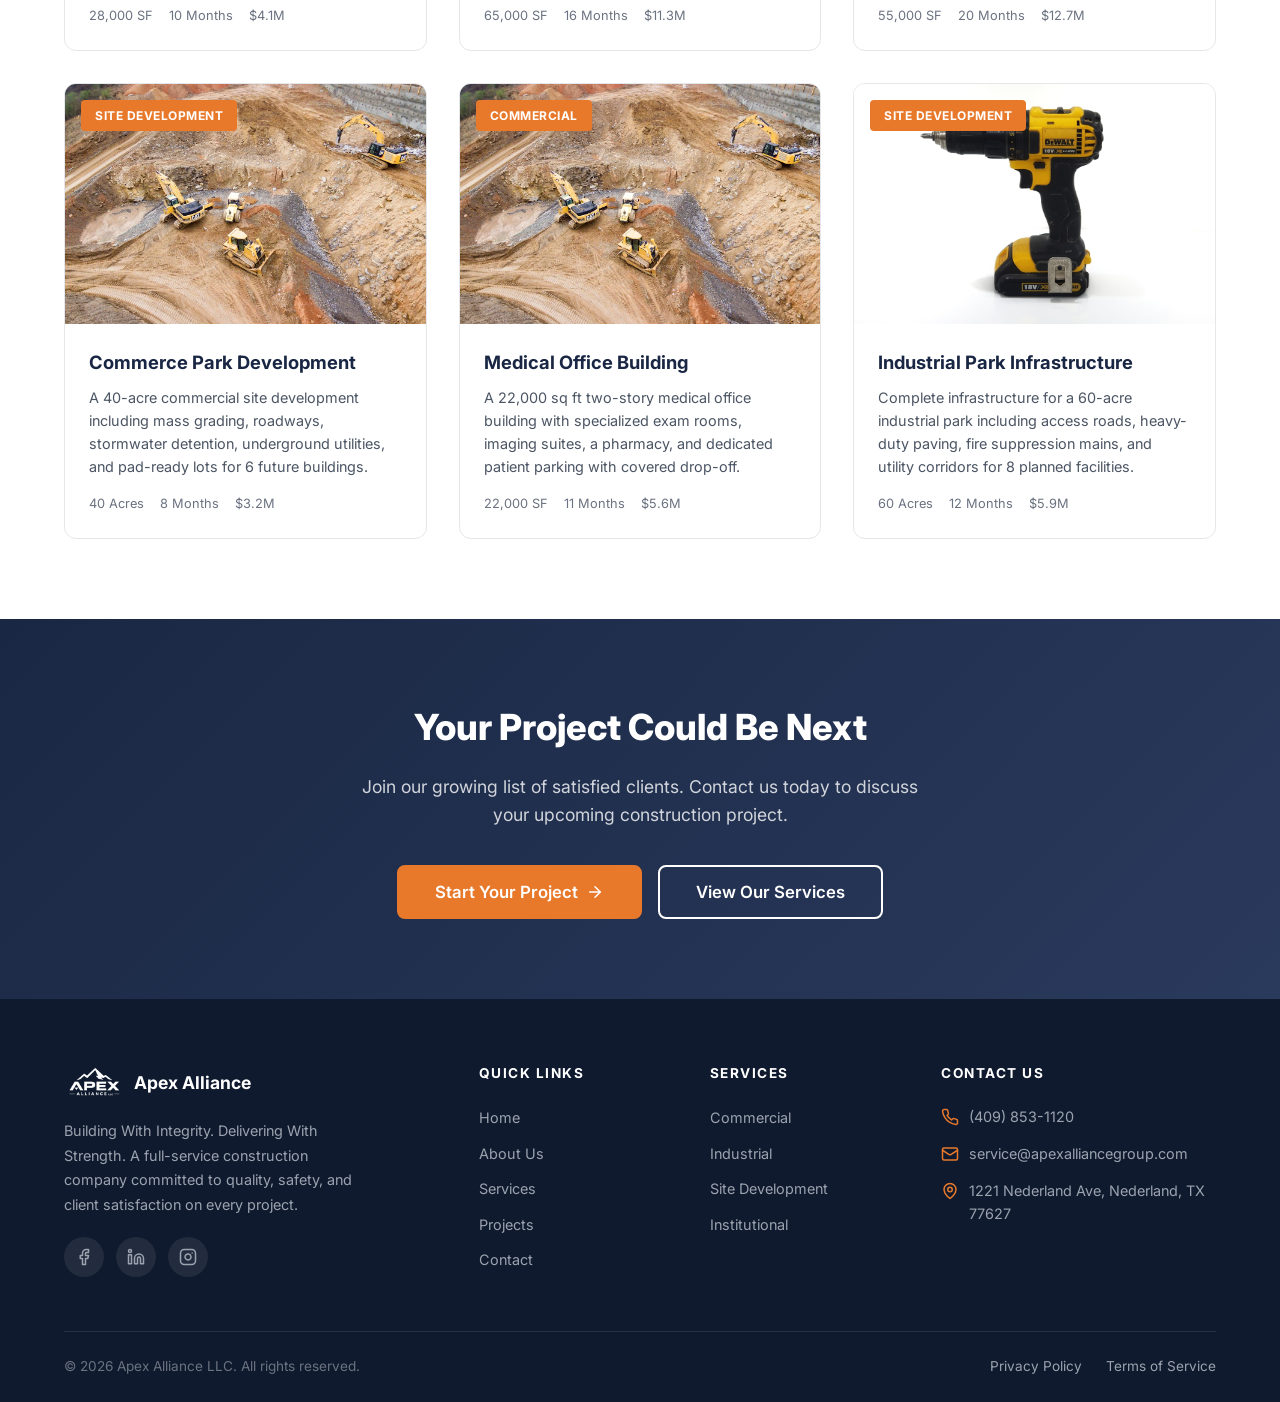
<file: projects.html>
<!DOCTYPE html>
<html lang="en">
<head>
  <meta charset="UTF-8">
  <meta name="viewport" content="width=device-width, initial-scale=1.0">
  <title>Projects — Apex Alliance LLC</title>
  <meta name="description" content="Browse Apex Alliance LLC's portfolio of completed commercial, industrial, institutional, and site development construction projects.">
  <link rel="preconnect" href="https://fonts.googleapis.com">
  <link rel="preconnect" href="https://fonts.gstatic.com" crossorigin>
  <link href="https://fonts.googleapis.com/css2?family=Inter:wght@400;500;600;700;800&display=swap" rel="stylesheet">
  <link rel="stylesheet" href="style.css">
</head>
<body>

  <!-- Navigation -->
  <nav class="navbar">
    <div class="navbar__inner">
      <a href="index.html" class="navbar__logo">
        <img src="img/logo.png" alt="Apex Alliance LLC">
      </a>
      <button class="navbar__hamburger" aria-label="Toggle menu">
        <span></span>
        <span></span>
        <span></span>
      </button>
      <div class="navbar__menu">
        <div class="navbar__links">
          <a href="index.html">Home</a>
          <a href="about.html">About</a>
          <a href="services.html">Services</a>
          <a href="projects.html" class="active">Projects</a>
          <a href="contact.html">Contact</a>
        </div>
        <div class="navbar__cta">
          <a href="contact.html" class="btn btn--primary btn--sm">Get a Quote</a>
        </div>
      </div>
    </div>
    <div class="mobile-overlay"></div>
  </nav>

  <!-- Page Hero -->
  <section class="hero hero--page">
    <div class="hero__bg" style="background-image: url('img/hero-bg.jpg');"></div>
    <div class="hero__overlay"></div>
    <div class="container">
      <div class="hero__content">
        <span class="hero__label">Our Work</span>
        <h1 class="hero__title">Project Portfolio</h1>
        <p class="hero__subtitle">Explore our track record of completed construction projects across commercial, industrial, and institutional sectors.</p>
        <div class="hero__breadcrumb">
          <a href="index.html">Home</a>
          <span>/</span>
          <span>Projects</span>
        </div>
      </div>
    </div>
  </section>

  <!-- Projects Grid -->
  <section class="section">
    <div class="container">
      <!-- Filter Bar -->
      <div class="filter-bar">
        <button class="filter-btn active" data-filter="all">All Projects</button>
        <button class="filter-btn" data-filter="commercial">Commercial</button>
        <button class="filter-btn" data-filter="industrial">Industrial</button>
        <button class="filter-btn" data-filter="institutional">Institutional</button>
        <button class="filter-btn" data-filter="site">Site Development</button>
      </div>

      <!-- Projects -->
      <div class="projects-grid">

        <!-- Project 1 -->
        <div class="project-card" data-category="commercial">
          <div class="project-card__image">
            <img src="img/project-corporate-hq.jpg" alt="Regional Corporate Headquarters">
            <span class="project-card__badge">Commercial</span>
          </div>
          <div class="project-card__body">
            <h3 class="project-card__title">Regional Corporate Headquarters</h3>
            <p class="project-card__text">A 45,000 sq ft Class A office building with modern open-plan workspaces, executive suites, conference facilities, and sustainable design elements including a green roof.</p>
            <div class="project-card__meta">
              <span>45,000 SF</span>
              <span>12 Months</span>
              <span>$8.2M</span>
            </div>
          </div>
        </div>

        <!-- Project 2 -->
        <div class="project-card" data-category="industrial">
          <div class="project-card__image">
            <img src="img/project-distribution.jpg" alt="Logistics Distribution Center">
            <span class="project-card__badge">Industrial</span>
          </div>
          <div class="project-card__body">
            <h3 class="project-card__title">Logistics Distribution Center</h3>
            <p class="project-card__text">A 120,000 sq ft distribution facility featuring 24 loading docks, climate-controlled storage zones, automated inventory systems, and a 10,000 SF office component.</p>
            <div class="project-card__meta">
              <span>120,000 SF</span>
              <span>18 Months</span>
              <span>$14.5M</span>
            </div>
          </div>
        </div>

        <!-- Project 3 -->
        <div class="project-card" data-category="institutional">
          <div class="project-card__image">
            <img src="img/project-safety-center.jpg" alt="Municipal Safety Center">
            <span class="project-card__badge">Institutional</span>
          </div>
          <div class="project-card__body">
            <h3 class="project-card__title">Municipal Safety Center</h3>
            <p class="project-card__text">A state-of-the-art public safety facility housing fire, police, and EMS operations with emergency-ready infrastructure, dispatch center, and training rooms.</p>
            <div class="project-card__meta">
              <span>32,000 SF</span>
              <span>14 Months</span>
              <span>$6.8M</span>
            </div>
          </div>
        </div>

        <!-- Project 4 -->
        <div class="project-card" data-category="commercial">
          <div class="project-card__image">
            <img src="img/construction-4.jpg" alt="Midtown Retail Center">
            <span class="project-card__badge">Commercial</span>
          </div>
          <div class="project-card__body">
            <h3 class="project-card__title">Midtown Retail Center</h3>
            <p class="project-card__text">A 28,000 sq ft multi-tenant retail development anchored by a national pharmacy chain, featuring modern storefronts, shared parking, and landscaped pedestrian areas.</p>
            <div class="project-card__meta">
              <span>28,000 SF</span>
              <span>10 Months</span>
              <span>$4.1M</span>
            </div>
          </div>
        </div>

        <!-- Project 5 -->
        <div class="project-card" data-category="industrial">
          <div class="project-card__image">
            <img src="img/construction-1.jpg" alt="Food Processing Plant">
            <span class="project-card__badge">Industrial</span>
          </div>
          <div class="project-card__body">
            <h3 class="project-card__title">Food Processing Plant</h3>
            <p class="project-card__text">A 65,000 sq ft USDA-compliant food processing facility with cold storage, production lines, quality control labs, and administrative offices built to FDA standards.</p>
            <div class="project-card__meta">
              <span>65,000 SF</span>
              <span>16 Months</span>
              <span>$11.3M</span>
            </div>
          </div>
        </div>

        <!-- Project 6 -->
        <div class="project-card" data-category="institutional">
          <div class="project-card__image">
            <img src="img/construction-2.jpg" alt="Elementary School Complex">
            <span class="project-card__badge">Institutional</span>
          </div>
          <div class="project-card__body">
            <h3 class="project-card__title">Elementary School Complex</h3>
            <p class="project-card__text">A 55,000 sq ft K-5 school featuring 32 classrooms, a gymnasium, cafeteria, media center, and ADA-compliant outdoor recreation areas on a 12-acre campus.</p>
            <div class="project-card__meta">
              <span>55,000 SF</span>
              <span>20 Months</span>
              <span>$12.7M</span>
            </div>
          </div>
        </div>

        <!-- Project 7 -->
        <div class="project-card" data-category="site">
          <div class="project-card__image">
            <img src="img/construction-5.jpg" alt="Commerce Park Development">
            <span class="project-card__badge">Site Development</span>
          </div>
          <div class="project-card__body">
            <h3 class="project-card__title">Commerce Park Development</h3>
            <p class="project-card__text">A 40-acre commercial site development including mass grading, roadways, stormwater detention, underground utilities, and pad-ready lots for 6 future buildings.</p>
            <div class="project-card__meta">
              <span>40 Acres</span>
              <span>8 Months</span>
              <span>$3.2M</span>
            </div>
          </div>
        </div>

        <!-- Project 8 -->
        <div class="project-card" data-category="commercial">
          <div class="project-card__image">
            <img src="img/construction-5.jpg" alt="Medical Office Building">
            <span class="project-card__badge">Commercial</span>
          </div>
          <div class="project-card__body">
            <h3 class="project-card__title">Medical Office Building</h3>
            <p class="project-card__text">A 22,000 sq ft two-story medical office building with specialized exam rooms, imaging suites, a pharmacy, and dedicated patient parking with covered drop-off.</p>
            <div class="project-card__meta">
              <span>22,000 SF</span>
              <span>11 Months</span>
              <span>$5.6M</span>
            </div>
          </div>
        </div>

        <!-- Project 9 -->
        <div class="project-card" data-category="site">
          <div class="project-card__image">
            <img src="img/construction-4.jpg" alt="Industrial Park Infrastructure">
            <span class="project-card__badge">Site Development</span>
          </div>
          <div class="project-card__body">
            <h3 class="project-card__title">Industrial Park Infrastructure</h3>
            <p class="project-card__text">Complete infrastructure for a 60-acre industrial park including access roads, heavy-duty paving, fire suppression mains, and utility corridors for 8 planned facilities.</p>
            <div class="project-card__meta">
              <span>60 Acres</span>
              <span>12 Months</span>
              <span>$5.9M</span>
            </div>
          </div>
        </div>

      </div>
    </div>
  </section>

  <!-- CTA -->
  <section class="cta-section">
    <div class="container">
      <h2 class="cta-section__title">Your Project Could Be Next</h2>
      <p class="cta-section__text">Join our growing list of satisfied clients. Contact us today to discuss your upcoming construction project.</p>
      <div class="cta-section__actions">
        <a href="contact.html" class="btn btn--primary btn--lg">
          Start Your Project
          <svg xmlns="http://www.w3.org/2000/svg" viewBox="0 0 24 24" fill="none" stroke="currentColor" stroke-width="2" stroke-linecap="round" stroke-linejoin="round"><path d="M5 12h14"/><path d="m12 5 7 7-7 7"/></svg>
        </a>
        <a href="services.html" class="btn btn--outline-white btn--lg">View Our Services</a>
      </div>
    </div>
  </section>

  <!-- Footer -->
  <footer class="footer">
    <div class="container">
      <div class="footer__grid">
        <div class="footer__brand">
          <div class="footer__logo">
            <img src="img/logo.png" alt="Apex Alliance LLC">
            <span class="footer__logo-text">Apex Alliance</span>
          </div>
          <p>Building With Integrity. Delivering With Strength. A full-service construction company committed to quality, safety, and client satisfaction on every project.</p>
          <div class="footer__social">
            <a href="#" aria-label="Facebook">
              <svg xmlns="http://www.w3.org/2000/svg" viewBox="0 0 24 24" fill="none" stroke="currentColor" stroke-width="2" stroke-linecap="round" stroke-linejoin="round"><path d="M18 2h-3a5 5 0 0 0-5 5v3H7v4h3v8h4v-8h3l1-4h-4V7a1 1 0 0 1 1-1h3z"/></svg>
            </a>
            <a href="#" aria-label="LinkedIn">
              <svg xmlns="http://www.w3.org/2000/svg" viewBox="0 0 24 24" fill="none" stroke="currentColor" stroke-width="2" stroke-linecap="round" stroke-linejoin="round"><path d="M16 8a6 6 0 0 1 6 6v7h-4v-7a2 2 0 0 0-2-2 2 2 0 0 0-2 2v7h-4v-7a6 6 0 0 1 6-6z"/><rect width="4" height="12" x="2" y="9"/><circle cx="4" cy="4" r="2"/></svg>
            </a>
            <a href="#" aria-label="Instagram">
              <svg xmlns="http://www.w3.org/2000/svg" viewBox="0 0 24 24" fill="none" stroke="currentColor" stroke-width="2" stroke-linecap="round" stroke-linejoin="round"><rect width="20" height="20" x="2" y="2" rx="5" ry="5"/><path d="M16 11.37A4 4 0 1 1 12.63 8 4 4 0 0 1 16 11.37z"/><line x1="17.5" x2="17.51" y1="6.5" y2="6.5"/></svg>
            </a>
          </div>
        </div>
        <div>
          <h4 class="footer__heading">Quick Links</h4>
          <ul class="footer__links">
            <li><a href="index.html">Home</a></li>
            <li><a href="about.html">About Us</a></li>
            <li><a href="services.html">Services</a></li>
            <li><a href="projects.html">Projects</a></li>
            <li><a href="contact.html">Contact</a></li>
          </ul>
        </div>
        <div>
          <h4 class="footer__heading">Services</h4>
          <ul class="footer__links">
            <li><a href="services.html">Commercial</a></li>
            <li><a href="services.html">Industrial</a></li>
            <li><a href="services.html">Site Development</a></li>
            <li><a href="services.html">Institutional</a></li>
          </ul>
        </div>
        <div>
          <h4 class="footer__heading">Contact Us</h4>
          <div class="footer__contact-item">
            <svg xmlns="http://www.w3.org/2000/svg" viewBox="0 0 24 24" fill="none" stroke="currentColor" stroke-width="2" stroke-linecap="round" stroke-linejoin="round"><path d="M22 16.92v3a2 2 0 0 1-2.18 2 19.79 19.79 0 0 1-8.63-3.07 19.5 19.5 0 0 1-6-6 19.79 19.79 0 0 1-3.07-8.67A2 2 0 0 1 4.11 2h3a2 2 0 0 1 2 1.72 12.84 12.84 0 0 0 .7 2.81 2 2 0 0 1-.45 2.11L8.09 9.91a16 16 0 0 0 6 6l1.27-1.27a2 2 0 0 1 2.11-.45 12.84 12.84 0 0 0 2.81.7A2 2 0 0 1 22 16.92z"/></svg>
            <span>(409) 853-1120</span>
          </div>
          <div class="footer__contact-item">
            <svg xmlns="http://www.w3.org/2000/svg" viewBox="0 0 24 24" fill="none" stroke="currentColor" stroke-width="2" stroke-linecap="round" stroke-linejoin="round"><rect width="20" height="16" x="2" y="4" rx="2"/><path d="m22 7-8.97 5.7a1.94 1.94 0 0 1-2.06 0L2 7"/></svg>
            <span>service@apexalliancegroup.com</span>
          </div>
          <div class="footer__contact-item">
            <svg xmlns="http://www.w3.org/2000/svg" viewBox="0 0 24 24" fill="none" stroke="currentColor" stroke-width="2" stroke-linecap="round" stroke-linejoin="round"><path d="M20 10c0 6-8 12-8 12s-8-6-8-12a8 8 0 0 1 16 0Z"/><circle cx="12" cy="10" r="3"/></svg>
            <span>1221 Nederland Ave, Nederland, TX 77627</span>
          </div>
        </div>
      </div>
      <div class="footer__bottom">
        <span>&copy; 2026 Apex Alliance LLC. All rights reserved.</span>
        <div class="footer__bottom-links">
          <a href="#">Privacy Policy</a>
          <a href="#">Terms of Service</a>
        </div>
      </div>
    </div>
  </footer>

  <script src="script.js"></script>
</body>
</html>
</file>
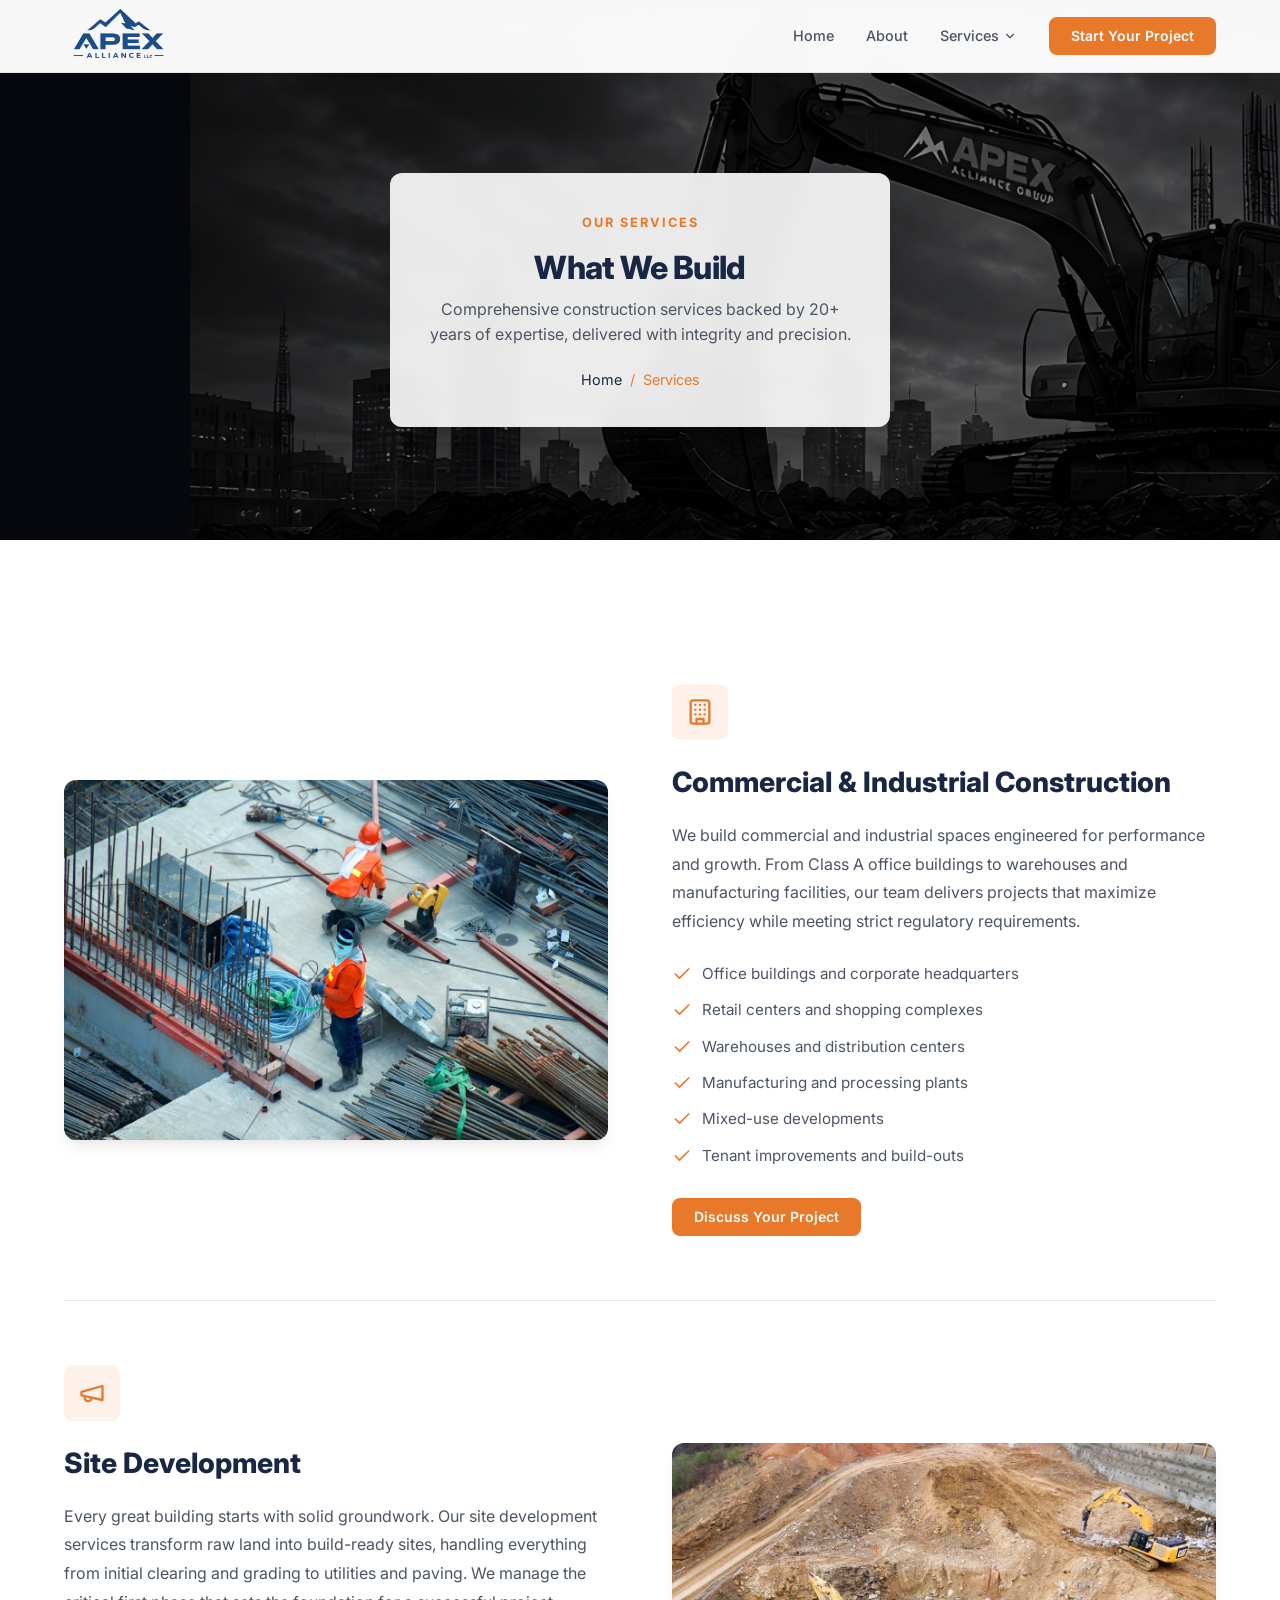
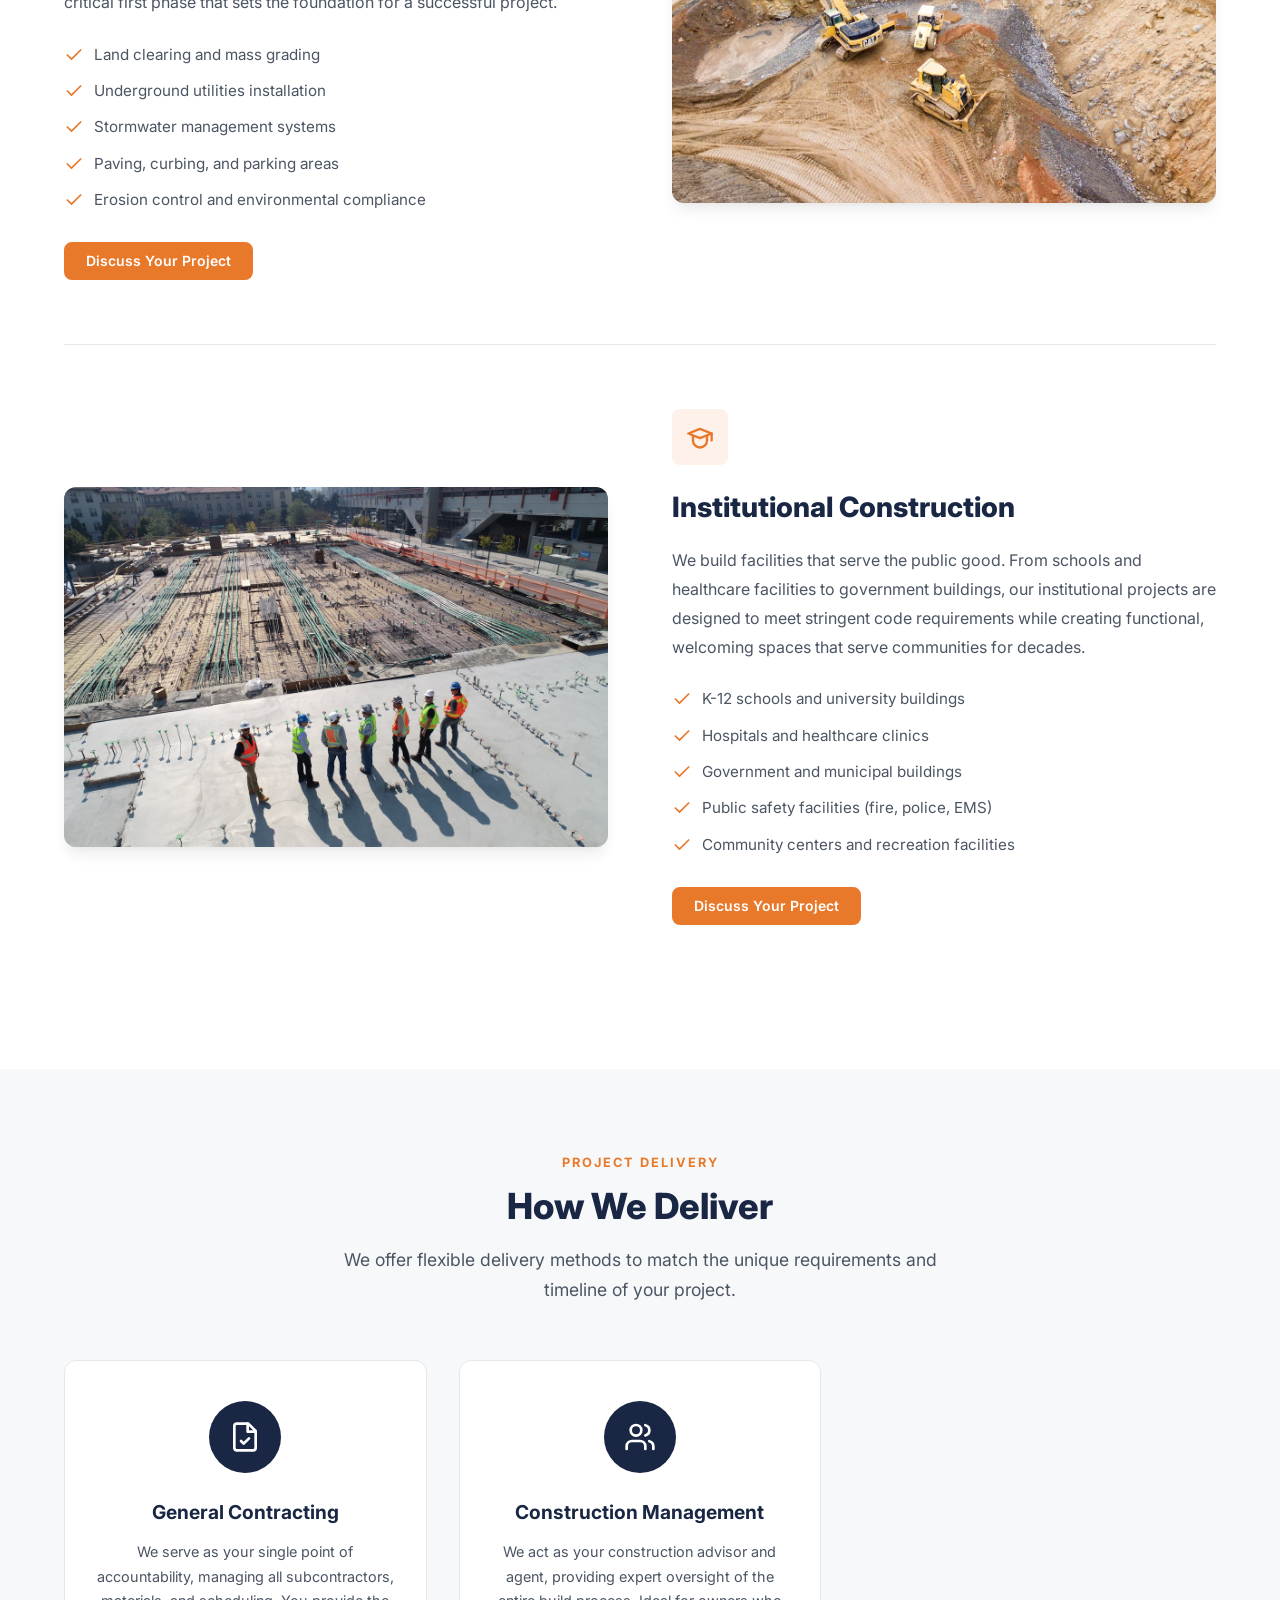
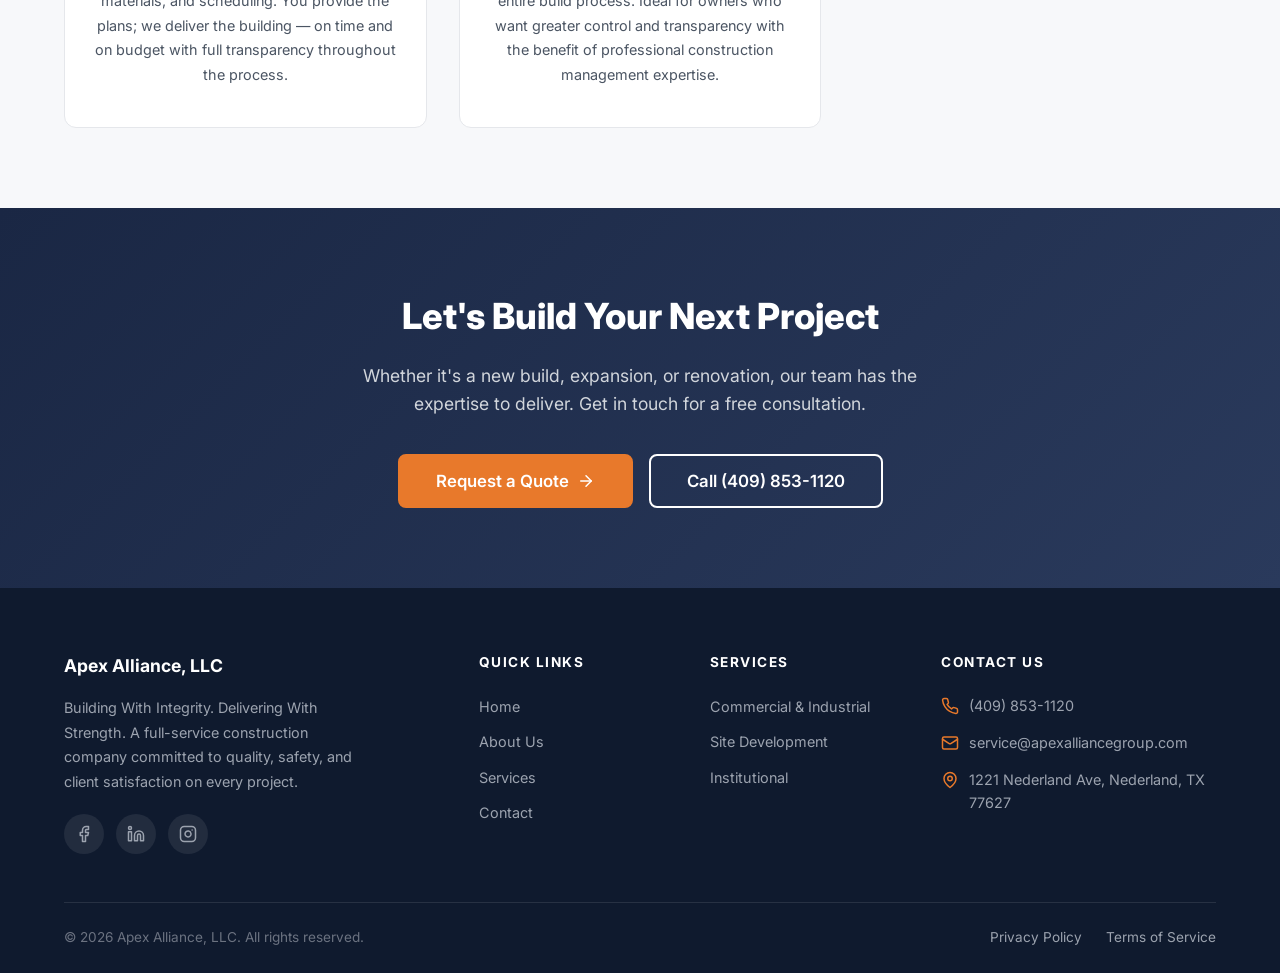
<file: services.html>
<!DOCTYPE html>
<html lang="en">
<head>
  <meta charset="UTF-8">
  <meta name="viewport" content="width=device-width, initial-scale=1.0">
  <title>Services — Apex Alliance, LLC</title>
  <meta name="description" content="Apex Alliance, LLC offers commercial construction, industrial construction, site development, and institutional construction services. General contracting and construction management.">
  <link rel="preconnect" href="https://fonts.googleapis.com">
  <link rel="preconnect" href="https://fonts.gstatic.com" crossorigin>
  <link href="https://fonts.googleapis.com/css2?family=Inter:wght@400;500;600;700;800&display=swap" rel="stylesheet">
  <link rel="stylesheet" href="style.css">
</head>
<body>

  <!-- Navigation -->
  <nav class="navbar">
    <div class="navbar__inner">
      <a href="index.html" class="navbar__logo">
        <img src="img/logo.png" alt="Apex Alliance, LLC">
      </a>
      <button class="navbar__hamburger" aria-label="Toggle menu">
        <span></span>
        <span></span>
        <span></span>
      </button>
      <div class="navbar__menu">
        <div class="navbar__links">
          <a href="index.html">Home</a>
          <a href="about.html">About</a>
          <div class="navbar__dropdown">
            <a href="#" class="navbar__dropdown-toggle">Services <svg xmlns="http://www.w3.org/2000/svg" viewBox="0 0 24 24" fill="none" stroke="currentColor" stroke-width="2" stroke-linecap="round" stroke-linejoin="round" width="14" height="14"><path d="m6 9 6 6 6-6"/></svg></a>
            <div class="navbar__dropdown-menu">
              <a href="commercial-industrial.html">Commercial &amp; Industrial</a>
              <a href="site-development.html">Site Development</a>
              <a href="institutional.html">Institutional</a>
            </div>
          </div>
        </div>
        <div class="navbar__cta">
          <a href="contact.html" class="btn btn--primary btn--sm">Start Your Project</a>
        </div>
      </div>
    </div>
    <div class="mobile-overlay"></div>
  </nav>

  <!-- Page Hero -->
  <section class="hero hero--page">
    <div class="hero__bg" style="background-image: url('img/hero-bg.jpg');"></div>
    <div class="hero__overlay"></div>
    <div class="container">
      <div class="hero__content">
        <span class="hero__label">Our Services</span>
        <h1 class="hero__title">What We Build</h1>
        <p class="hero__subtitle">Comprehensive construction services backed by 20+ years of expertise, delivered with integrity and precision.</p>
        <div class="hero__breadcrumb">
          <a href="index.html">Home</a>
          <span>/</span>
          <span>Services</span>
        </div>
      </div>
    </div>
  </section>

  <!-- Service Details -->
  <section class="section">
    <div class="container">

      <!-- Commercial & Industrial Construction -->
      <div class="service-detail">
        <div class="service-detail__image">
          <img src="img/construction-1.jpg" alt="Commercial and industrial construction project">
        </div>
        <div class="service-detail__content">
          <div class="service-detail__icon">
            <svg xmlns="http://www.w3.org/2000/svg" viewBox="0 0 24 24" fill="none" stroke="currentColor" stroke-width="2" stroke-linecap="round" stroke-linejoin="round"><rect x="4" y="2" width="16" height="20" rx="2"/><path d="M9 22v-4h6v4"/><path d="M8 6h.01"/><path d="M16 6h.01"/><path d="M12 6h.01"/><path d="M12 10h.01"/><path d="M12 14h.01"/><path d="M16 10h.01"/><path d="M16 14h.01"/><path d="M8 10h.01"/><path d="M8 14h.01"/></svg>
          </div>
          <h2 class="service-detail__title">Commercial &amp; Industrial Construction</h2>
          <p class="service-detail__text">We build commercial and industrial spaces engineered for performance and growth. From Class A office buildings to warehouses and manufacturing facilities, our team delivers projects that maximize efficiency while meeting strict regulatory requirements.</p>
          <ul class="service-detail__list">
            <li>
              <svg xmlns="http://www.w3.org/2000/svg" viewBox="0 0 24 24" fill="none" stroke="currentColor" stroke-width="2" stroke-linecap="round" stroke-linejoin="round"><polyline points="20 6 9 17 4 12"/></svg>
              Office buildings and corporate headquarters
            </li>
            <li>
              <svg xmlns="http://www.w3.org/2000/svg" viewBox="0 0 24 24" fill="none" stroke="currentColor" stroke-width="2" stroke-linecap="round" stroke-linejoin="round"><polyline points="20 6 9 17 4 12"/></svg>
              Retail centers and shopping complexes
            </li>
            <li>
              <svg xmlns="http://www.w3.org/2000/svg" viewBox="0 0 24 24" fill="none" stroke="currentColor" stroke-width="2" stroke-linecap="round" stroke-linejoin="round"><polyline points="20 6 9 17 4 12"/></svg>
              Warehouses and distribution centers
            </li>
            <li>
              <svg xmlns="http://www.w3.org/2000/svg" viewBox="0 0 24 24" fill="none" stroke="currentColor" stroke-width="2" stroke-linecap="round" stroke-linejoin="round"><polyline points="20 6 9 17 4 12"/></svg>
              Manufacturing and processing plants
            </li>
            <li>
              <svg xmlns="http://www.w3.org/2000/svg" viewBox="0 0 24 24" fill="none" stroke="currentColor" stroke-width="2" stroke-linecap="round" stroke-linejoin="round"><polyline points="20 6 9 17 4 12"/></svg>
              Mixed-use developments
            </li>
            <li>
              <svg xmlns="http://www.w3.org/2000/svg" viewBox="0 0 24 24" fill="none" stroke="currentColor" stroke-width="2" stroke-linecap="round" stroke-linejoin="round"><polyline points="20 6 9 17 4 12"/></svg>
              Tenant improvements and build-outs
            </li>
          </ul>
          <a href="contact.html" class="btn btn--primary btn--sm">Discuss Your Project</a>
        </div>
      </div>

      <!-- Site Development -->
      <div class="service-detail">
        <div class="service-detail__image">
          <img src="img/construction-5.jpg" alt="Site development project">
        </div>
        <div class="service-detail__content">
          <div class="service-detail__icon">
            <svg xmlns="http://www.w3.org/2000/svg" viewBox="0 0 24 24" fill="none" stroke="currentColor" stroke-width="2" stroke-linecap="round" stroke-linejoin="round"><path d="M3 11l18-5v12L3 14v-3z"/><path d="M11.6 16.8a3 3 0 1 1-5.8-1.6"/></svg>
          </div>
          <h2 class="service-detail__title">Site Development</h2>
          <p class="service-detail__text">Every great building starts with solid groundwork. Our site development services transform raw land into build-ready sites, handling everything from initial clearing and grading to utilities and paving. We manage the critical first phase that sets the foundation for a successful project.</p>
          <ul class="service-detail__list">
            <li>
              <svg xmlns="http://www.w3.org/2000/svg" viewBox="0 0 24 24" fill="none" stroke="currentColor" stroke-width="2" stroke-linecap="round" stroke-linejoin="round"><polyline points="20 6 9 17 4 12"/></svg>
              Land clearing and mass grading
            </li>
            <li>
              <svg xmlns="http://www.w3.org/2000/svg" viewBox="0 0 24 24" fill="none" stroke="currentColor" stroke-width="2" stroke-linecap="round" stroke-linejoin="round"><polyline points="20 6 9 17 4 12"/></svg>
              Underground utilities installation
            </li>
            <li>
              <svg xmlns="http://www.w3.org/2000/svg" viewBox="0 0 24 24" fill="none" stroke="currentColor" stroke-width="2" stroke-linecap="round" stroke-linejoin="round"><polyline points="20 6 9 17 4 12"/></svg>
              Stormwater management systems
            </li>
            <li>
              <svg xmlns="http://www.w3.org/2000/svg" viewBox="0 0 24 24" fill="none" stroke="currentColor" stroke-width="2" stroke-linecap="round" stroke-linejoin="round"><polyline points="20 6 9 17 4 12"/></svg>
              Paving, curbing, and parking areas
            </li>
            <li>
              <svg xmlns="http://www.w3.org/2000/svg" viewBox="0 0 24 24" fill="none" stroke="currentColor" stroke-width="2" stroke-linecap="round" stroke-linejoin="round"><polyline points="20 6 9 17 4 12"/></svg>
              Erosion control and environmental compliance
            </li>
          </ul>
          <a href="contact.html" class="btn btn--primary btn--sm">Discuss Your Project</a>
        </div>
      </div>

      <!-- Institutional Construction -->
      <div class="service-detail">
        <div class="service-detail__image">
          <img src="img/construction-2.jpg" alt="Institutional construction project">
        </div>
        <div class="service-detail__content">
          <div class="service-detail__icon">
            <svg xmlns="http://www.w3.org/2000/svg" viewBox="0 0 24 24" fill="none" stroke="currentColor" stroke-width="2" stroke-linecap="round" stroke-linejoin="round"><path d="M22 9 12 5 2 9l10 4 10-4z"/><path d="M6 11v4a6 6 0 0 0 12 0v-4"/><path d="M22 9v6"/></svg>
          </div>
          <h2 class="service-detail__title">Institutional Construction</h2>
          <p class="service-detail__text">We build facilities that serve the public good. From schools and healthcare facilities to government buildings, our institutional projects are designed to meet stringent code requirements while creating functional, welcoming spaces that serve communities for decades.</p>
          <ul class="service-detail__list">
            <li>
              <svg xmlns="http://www.w3.org/2000/svg" viewBox="0 0 24 24" fill="none" stroke="currentColor" stroke-width="2" stroke-linecap="round" stroke-linejoin="round"><polyline points="20 6 9 17 4 12"/></svg>
              K-12 schools and university buildings
            </li>
            <li>
              <svg xmlns="http://www.w3.org/2000/svg" viewBox="0 0 24 24" fill="none" stroke="currentColor" stroke-width="2" stroke-linecap="round" stroke-linejoin="round"><polyline points="20 6 9 17 4 12"/></svg>
              Hospitals and healthcare clinics
            </li>
            <li>
              <svg xmlns="http://www.w3.org/2000/svg" viewBox="0 0 24 24" fill="none" stroke="currentColor" stroke-width="2" stroke-linecap="round" stroke-linejoin="round"><polyline points="20 6 9 17 4 12"/></svg>
              Government and municipal buildings
            </li>
            <li>
              <svg xmlns="http://www.w3.org/2000/svg" viewBox="0 0 24 24" fill="none" stroke="currentColor" stroke-width="2" stroke-linecap="round" stroke-linejoin="round"><polyline points="20 6 9 17 4 12"/></svg>
              Public safety facilities (fire, police, EMS)
            </li>
            <li>
              <svg xmlns="http://www.w3.org/2000/svg" viewBox="0 0 24 24" fill="none" stroke="currentColor" stroke-width="2" stroke-linecap="round" stroke-linejoin="round"><polyline points="20 6 9 17 4 12"/></svg>
              Community centers and recreation facilities
            </li>
          </ul>
          <a href="contact.html" class="btn btn--primary btn--sm">Discuss Your Project</a>
        </div>
      </div>

    </div>
  </section>

  <!-- Delivery Methods -->
  <section class="section section--gray">
    <div class="container">
      <div class="section-header">
        <span class="section-label">Project Delivery</span>
        <h2 class="section-title">How We Deliver</h2>
        <p class="section-subtitle">We offer flexible delivery methods to match the unique requirements and timeline of your project.</p>
      </div>
      <div class="delivery-grid">
        <div class="delivery-card">
          <div class="delivery-card__icon">
            <svg xmlns="http://www.w3.org/2000/svg" viewBox="0 0 24 24" fill="none" stroke="currentColor" stroke-width="2" stroke-linecap="round" stroke-linejoin="round"><path d="M14.5 2H6a2 2 0 0 0-2 2v16a2 2 0 0 0 2 2h12a2 2 0 0 0 2-2V7.5L14.5 2z"/><polyline points="14 2 14 8 20 8"/><path d="m9 15 2 2 4-4"/></svg>
          </div>
          <h3 class="delivery-card__title">General Contracting</h3>
          <p class="delivery-card__text">We serve as your single point of accountability, managing all subcontractors, materials, and scheduling. You provide the plans; we deliver the building — on time and on budget with full transparency throughout the process.</p>
        </div>
        <div class="delivery-card">
          <div class="delivery-card__icon">
            <svg xmlns="http://www.w3.org/2000/svg" viewBox="0 0 24 24" fill="none" stroke="currentColor" stroke-width="2" stroke-linecap="round" stroke-linejoin="round"><path d="M16 21v-2a4 4 0 0 0-4-4H6a4 4 0 0 0-4 4v2"/><circle cx="9" cy="7" r="4"/><path d="M22 21v-2a4 4 0 0 0-3-3.87"/><path d="M16 3.13a4 4 0 0 1 0 7.75"/></svg>
          </div>
          <h3 class="delivery-card__title">Construction Management</h3>
          <p class="delivery-card__text">We act as your construction advisor and agent, providing expert oversight of the entire build process. Ideal for owners who want greater control and transparency with the benefit of professional construction management expertise.</p>
        </div>
      </div>
    </div>
  </section>

  <!-- CTA -->
  <section class="cta-section">
    <div class="container">
      <h2 class="cta-section__title">Let's Build Your Next Project</h2>
      <p class="cta-section__text">Whether it's a new build, expansion, or renovation, our team has the expertise to deliver. Get in touch for a free consultation.</p>
      <div class="cta-section__actions">
        <a href="contact.html" class="btn btn--primary btn--lg">
          Request a Quote
          <svg xmlns="http://www.w3.org/2000/svg" viewBox="0 0 24 24" fill="none" stroke="currentColor" stroke-width="2" stroke-linecap="round" stroke-linejoin="round"><path d="M5 12h14"/><path d="m12 5 7 7-7 7"/></svg>
        </a>
        <a href="tel:4098531120" class="btn btn--outline-white btn--lg">Call (409) 853-1120</a>
      </div>
    </div>
  </section>

  <!-- Footer -->
  <footer class="footer">
    <div class="container">
      <div class="footer__grid">
        <div class="footer__brand">
          <div class="footer__logo">
            <span class="footer__logo-text">Apex Alliance, LLC</span>
          </div>
          <p>Building With Integrity. Delivering With Strength. A full-service construction company committed to quality, safety, and client satisfaction on every project.</p>
          <div class="footer__social">
            <a href="#" aria-label="Facebook">
              <svg xmlns="http://www.w3.org/2000/svg" viewBox="0 0 24 24" fill="none" stroke="currentColor" stroke-width="2" stroke-linecap="round" stroke-linejoin="round"><path d="M18 2h-3a5 5 0 0 0-5 5v3H7v4h3v8h4v-8h3l1-4h-4V7a1 1 0 0 1 1-1h3z"/></svg>
            </a>
            <a href="#" aria-label="LinkedIn">
              <svg xmlns="http://www.w3.org/2000/svg" viewBox="0 0 24 24" fill="none" stroke="currentColor" stroke-width="2" stroke-linecap="round" stroke-linejoin="round"><path d="M16 8a6 6 0 0 1 6 6v7h-4v-7a2 2 0 0 0-2-2 2 2 0 0 0-2 2v7h-4v-7a6 6 0 0 1 6-6z"/><rect width="4" height="12" x="2" y="9"/><circle cx="4" cy="4" r="2"/></svg>
            </a>
            <a href="#" aria-label="Instagram">
              <svg xmlns="http://www.w3.org/2000/svg" viewBox="0 0 24 24" fill="none" stroke="currentColor" stroke-width="2" stroke-linecap="round" stroke-linejoin="round"><rect width="20" height="20" x="2" y="2" rx="5" ry="5"/><path d="M16 11.37A4 4 0 1 1 12.63 8 4 4 0 0 1 16 11.37z"/><line x1="17.5" x2="17.51" y1="6.5" y2="6.5"/></svg>
            </a>
          </div>
        </div>
        <div>
          <h4 class="footer__heading">Quick Links</h4>
          <ul class="footer__links">
            <li><a href="index.html">Home</a></li>
            <li><a href="about.html">About Us</a></li>
            <li><a href="commercial-industrial.html">Services</a></li>

            <li><a href="contact.html">Contact</a></li>
          </ul>
        </div>
        <div>
          <h4 class="footer__heading">Services</h4>
          <ul class="footer__links">
            <li><a href="commercial-industrial.html">Commercial &amp; Industrial</a></li>
            <li><a href="site-development.html">Site Development</a></li>
            <li><a href="institutional.html">Institutional</a></li>
          </ul>
        </div>
        <div>
          <h4 class="footer__heading">Contact Us</h4>
          <div class="footer__contact-item">
            <svg xmlns="http://www.w3.org/2000/svg" viewBox="0 0 24 24" fill="none" stroke="currentColor" stroke-width="2" stroke-linecap="round" stroke-linejoin="round"><path d="M22 16.92v3a2 2 0 0 1-2.18 2 19.79 19.79 0 0 1-8.63-3.07 19.5 19.5 0 0 1-6-6 19.79 19.79 0 0 1-3.07-8.67A2 2 0 0 1 4.11 2h3a2 2 0 0 1 2 1.72 12.84 12.84 0 0 0 .7 2.81 2 2 0 0 1-.45 2.11L8.09 9.91a16 16 0 0 0 6 6l1.27-1.27a2 2 0 0 1 2.11-.45 12.84 12.84 0 0 0 2.81.7A2 2 0 0 1 22 16.92z"/></svg>
            <span>(409) 853-1120</span>
          </div>
          <div class="footer__contact-item">
            <svg xmlns="http://www.w3.org/2000/svg" viewBox="0 0 24 24" fill="none" stroke="currentColor" stroke-width="2" stroke-linecap="round" stroke-linejoin="round"><rect width="20" height="16" x="2" y="4" rx="2"/><path d="m22 7-8.97 5.7a1.94 1.94 0 0 1-2.06 0L2 7"/></svg>
            <span>service@apexalliancegroup.com</span>
          </div>
          <div class="footer__contact-item">
            <svg xmlns="http://www.w3.org/2000/svg" viewBox="0 0 24 24" fill="none" stroke="currentColor" stroke-width="2" stroke-linecap="round" stroke-linejoin="round"><path d="M20 10c0 6-8 12-8 12s-8-6-8-12a8 8 0 0 1 16 0Z"/><circle cx="12" cy="10" r="3"/></svg>
            <span>1221 Nederland Ave, Nederland, TX 77627</span>
          </div>
        </div>
      </div>
      <div class="footer__bottom">
        <span>&copy; 2026 Apex Alliance, LLC. All rights reserved.</span>
        <div class="footer__bottom-links">
          <a href="#">Privacy Policy</a>
          <a href="#">Terms of Service</a>
        </div>
      </div>
    </div>
  </footer>

  <script src="script.js"></script>
</body>
</html>
</file>
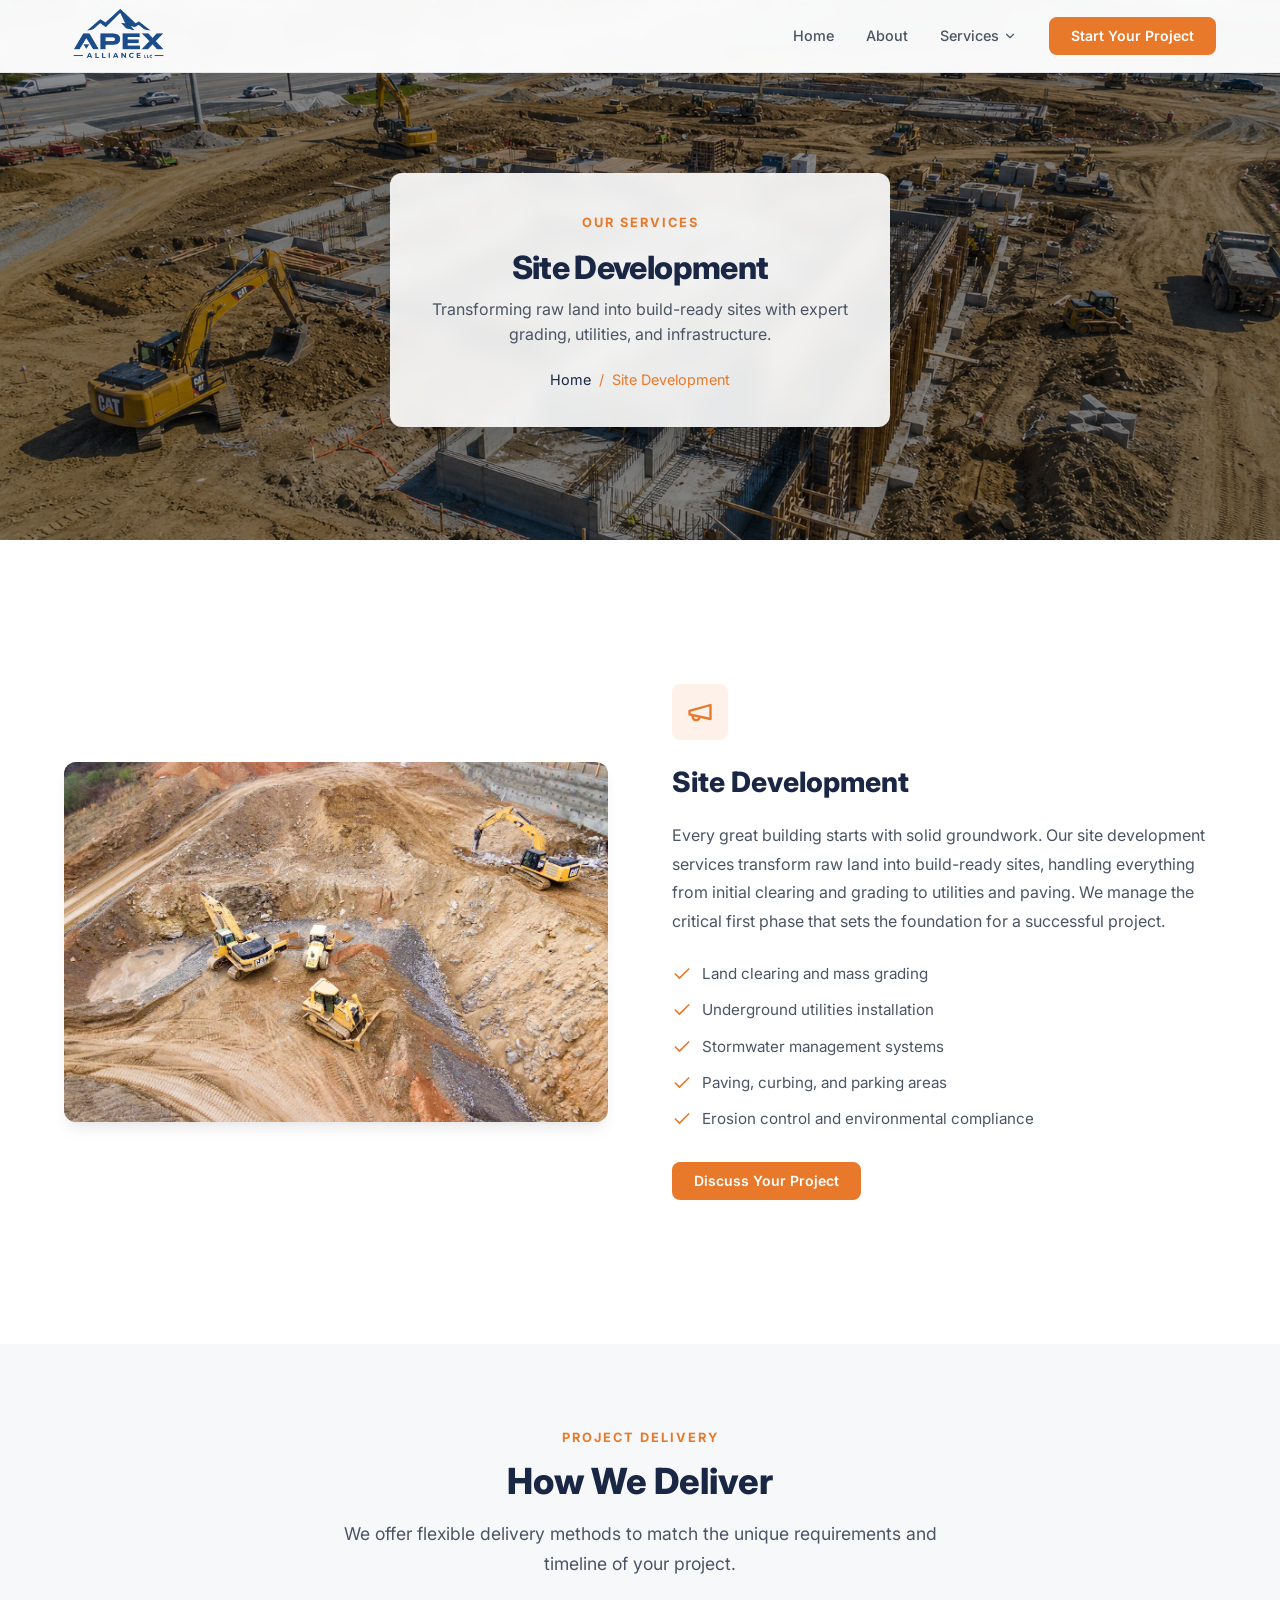
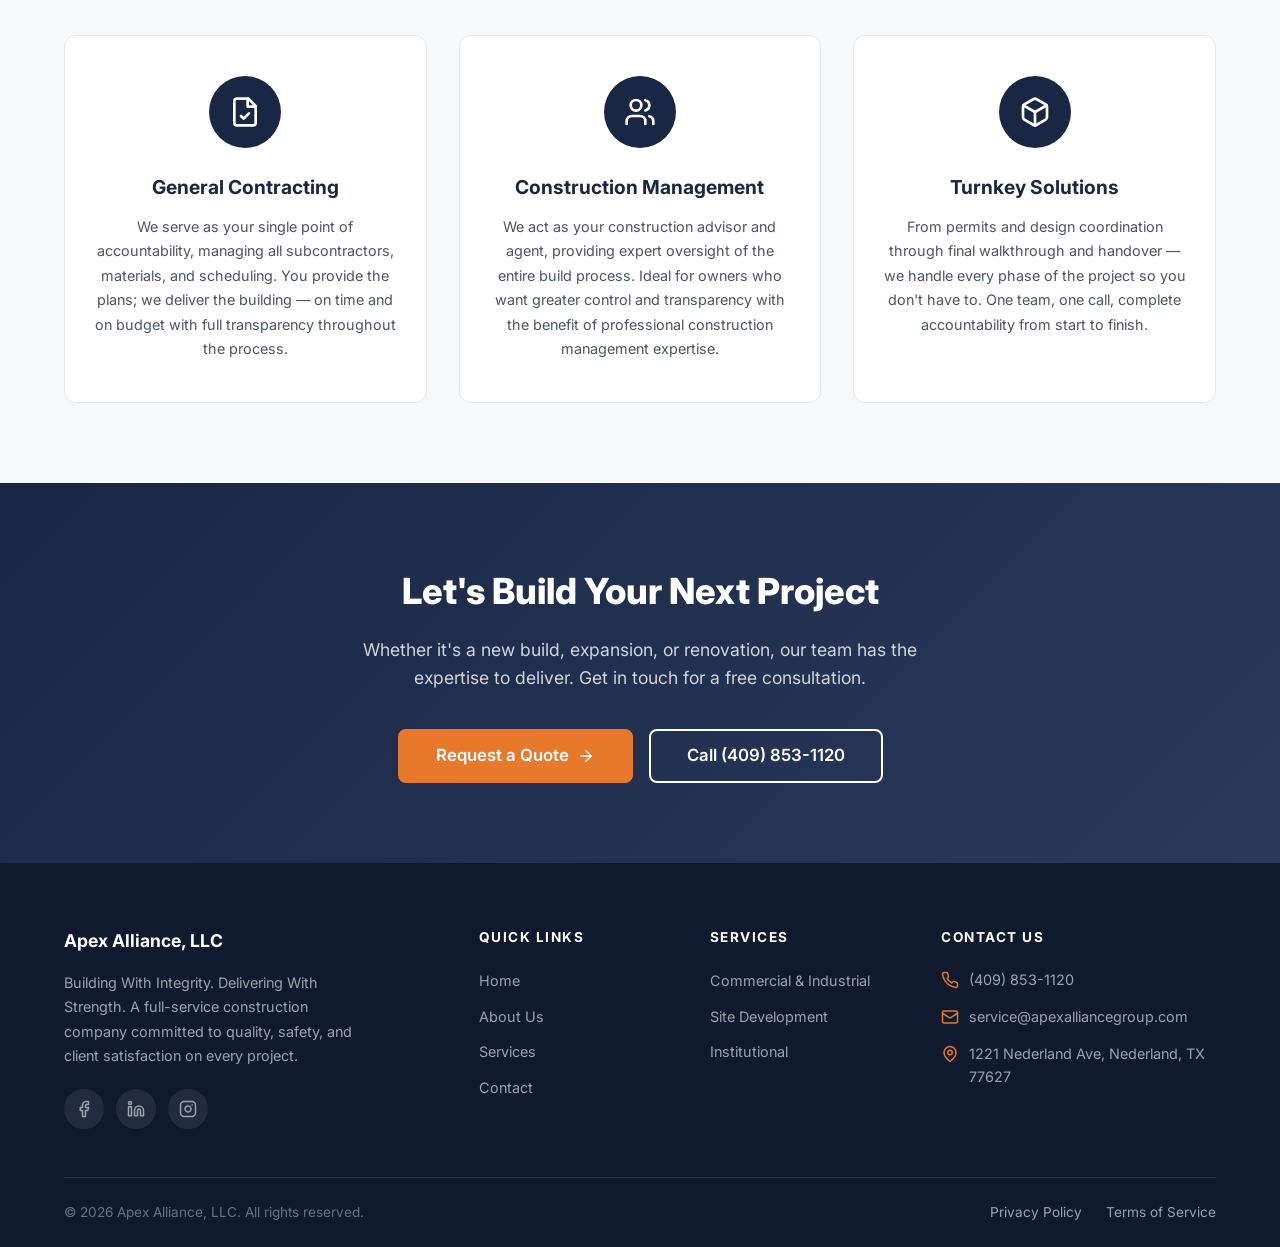
<file: site-development.html>
<!DOCTYPE html>
<html lang="en">
<head>
  <meta charset="UTF-8">
  <meta name="viewport" content="width=device-width, initial-scale=1.0">
  <title>Site Development — Apex Alliance, LLC</title>
  <meta name="description" content="Apex Alliance, LLC provides complete site development services including land clearing, grading, underground utilities, stormwater management, paving, and environmental compliance.">
  <link rel="preconnect" href="https://fonts.googleapis.com">
  <link rel="preconnect" href="https://fonts.gstatic.com" crossorigin>
  <link href="https://fonts.googleapis.com/css2?family=Inter:wght@400;500;600;700;800&display=swap" rel="stylesheet">
  <link rel="stylesheet" href="style.css">
</head>
<body>

  <!-- Navigation -->
  <nav class="navbar">
    <div class="navbar__inner">
      <a href="index.html" class="navbar__logo">
        <img src="img/logo.png" alt="Apex Alliance, LLC">
      </a>
      <button class="navbar__hamburger" aria-label="Toggle menu">
        <span></span>
        <span></span>
        <span></span>
      </button>
      <div class="navbar__menu">
        <div class="navbar__links">
          <a href="index.html">Home</a>
          <a href="about.html">About</a>
          <div class="navbar__dropdown">
            <a href="#" class="navbar__dropdown-toggle">Services <svg xmlns="http://www.w3.org/2000/svg" viewBox="0 0 24 24" fill="none" stroke="currentColor" stroke-width="2" stroke-linecap="round" stroke-linejoin="round" width="14" height="14"><path d="m6 9 6 6 6-6"/></svg></a>
            <div class="navbar__dropdown-menu">
              <a href="commercial-industrial.html">Commercial &amp; Industrial</a>
              <a href="site-development.html" class="active">Site Development</a>
              <a href="institutional.html">Institutional</a>
            </div>
          </div>
        </div>
        <div class="navbar__cta">
          <a href="contact.html" class="btn btn--primary btn--sm">Start Your Project</a>
        </div>
      </div>
    </div>
    <div class="mobile-overlay"></div>
  </nav>

  <!-- Page Hero -->
  <section class="hero hero--page">
    <div class="hero__bg" style="background-image: url('img/site-development.png');"></div>
    <div class="hero__overlay"></div>
    <div class="container">
      <div class="hero__content">
        <span class="hero__label">Our Services</span>
        <h1 class="hero__title">Site Development</h1>
        <p class="hero__subtitle">Transforming raw land into build-ready sites with expert grading, utilities, and infrastructure.</p>
        <div class="hero__breadcrumb">
          <a href="index.html">Home</a>
          <span>/</span>
          <span>Site Development</span>
        </div>
      </div>
    </div>
  </section>

  <!-- Service Detail -->
  <section class="section">
    <div class="container">

      <div class="service-detail">
        <div class="service-detail__image">
          <img src="img/construction-5.jpg" alt="Site development project">
        </div>
        <div class="service-detail__content">
          <div class="service-detail__icon">
            <svg xmlns="http://www.w3.org/2000/svg" viewBox="0 0 24 24" fill="none" stroke="currentColor" stroke-width="2" stroke-linecap="round" stroke-linejoin="round"><path d="M3 11l18-5v12L3 14v-3z"/><path d="M11.6 16.8a3 3 0 1 1-5.8-1.6"/></svg>
          </div>
          <h2 class="service-detail__title">Site Development</h2>
          <p class="service-detail__text">Every great building starts with solid groundwork. Our site development services transform raw land into build-ready sites, handling everything from initial clearing and grading to utilities and paving. We manage the critical first phase that sets the foundation for a successful project.</p>
          <ul class="service-detail__list">
            <li>
              <svg xmlns="http://www.w3.org/2000/svg" viewBox="0 0 24 24" fill="none" stroke="currentColor" stroke-width="2" stroke-linecap="round" stroke-linejoin="round"><polyline points="20 6 9 17 4 12"/></svg>
              Land clearing and mass grading
            </li>
            <li>
              <svg xmlns="http://www.w3.org/2000/svg" viewBox="0 0 24 24" fill="none" stroke="currentColor" stroke-width="2" stroke-linecap="round" stroke-linejoin="round"><polyline points="20 6 9 17 4 12"/></svg>
              Underground utilities installation
            </li>
            <li>
              <svg xmlns="http://www.w3.org/2000/svg" viewBox="0 0 24 24" fill="none" stroke="currentColor" stroke-width="2" stroke-linecap="round" stroke-linejoin="round"><polyline points="20 6 9 17 4 12"/></svg>
              Stormwater management systems
            </li>
            <li>
              <svg xmlns="http://www.w3.org/2000/svg" viewBox="0 0 24 24" fill="none" stroke="currentColor" stroke-width="2" stroke-linecap="round" stroke-linejoin="round"><polyline points="20 6 9 17 4 12"/></svg>
              Paving, curbing, and parking areas
            </li>
            <li>
              <svg xmlns="http://www.w3.org/2000/svg" viewBox="0 0 24 24" fill="none" stroke="currentColor" stroke-width="2" stroke-linecap="round" stroke-linejoin="round"><polyline points="20 6 9 17 4 12"/></svg>
              Erosion control and environmental compliance
            </li>
          </ul>
          <a href="contact.html" class="btn btn--primary btn--sm">Discuss Your Project</a>
        </div>
      </div>

    </div>
  </section>

  <!-- Delivery Methods -->
  <section class="section section--gray">
    <div class="container">
      <div class="section-header">
        <span class="section-label">Project Delivery</span>
        <h2 class="section-title">How We Deliver</h2>
        <p class="section-subtitle">We offer flexible delivery methods to match the unique requirements and timeline of your project.</p>
      </div>
      <div class="delivery-grid">
        <div class="delivery-card">
          <div class="delivery-card__icon">
            <svg xmlns="http://www.w3.org/2000/svg" viewBox="0 0 24 24" fill="none" stroke="currentColor" stroke-width="2" stroke-linecap="round" stroke-linejoin="round"><path d="M14.5 2H6a2 2 0 0 0-2 2v16a2 2 0 0 0 2 2h12a2 2 0 0 0 2-2V7.5L14.5 2z"/><polyline points="14 2 14 8 20 8"/><path d="m9 15 2 2 4-4"/></svg>
          </div>
          <h3 class="delivery-card__title">General Contracting</h3>
          <p class="delivery-card__text">We serve as your single point of accountability, managing all subcontractors, materials, and scheduling. You provide the plans; we deliver the building — on time and on budget with full transparency throughout the process.</p>
        </div>
        <div class="delivery-card">
          <div class="delivery-card__icon">
            <svg xmlns="http://www.w3.org/2000/svg" viewBox="0 0 24 24" fill="none" stroke="currentColor" stroke-width="2" stroke-linecap="round" stroke-linejoin="round"><path d="M16 21v-2a4 4 0 0 0-4-4H6a4 4 0 0 0-4 4v2"/><circle cx="9" cy="7" r="4"/><path d="M22 21v-2a4 4 0 0 0-3-3.87"/><path d="M16 3.13a4 4 0 0 1 0 7.75"/></svg>
          </div>
          <h3 class="delivery-card__title">Construction Management</h3>
          <p class="delivery-card__text">We act as your construction advisor and agent, providing expert oversight of the entire build process. Ideal for owners who want greater control and transparency with the benefit of professional construction management expertise.</p>
        </div>
        <div class="delivery-card">
          <div class="delivery-card__icon">
            <svg xmlns="http://www.w3.org/2000/svg" viewBox="0 0 24 24" fill="none" stroke="currentColor" stroke-width="2" stroke-linecap="round" stroke-linejoin="round"><path d="M21 16V8a2 2 0 0 0-1-1.73l-7-4a2 2 0 0 0-2 0l-7 4A2 2 0 0 0 3 8v8a2 2 0 0 0 1 1.73l7 4a2 2 0 0 0 2 0l7-4A2 2 0 0 0 21 16z"/><polyline points="3.27 6.96 12 12.01 20.73 6.96"/><line x1="12" y1="22.08" x2="12" y2="12"/></svg>
          </div>
          <h3 class="delivery-card__title">Turnkey Solutions</h3>
          <p class="delivery-card__text">From permits and design coordination through final walkthrough and handover — we handle every phase of the project so you don't have to. One team, one call, complete accountability from start to finish.</p>
        </div>
      </div>
    </div>
  </section>

  <!-- CTA -->
  <section class="cta-section">
    <div class="container">
      <h2 class="cta-section__title">Let's Build Your Next Project</h2>
      <p class="cta-section__text">Whether it's a new build, expansion, or renovation, our team has the expertise to deliver. Get in touch for a free consultation.</p>
      <div class="cta-section__actions">
        <a href="contact.html" class="btn btn--primary btn--lg">
          Request a Quote
          <svg xmlns="http://www.w3.org/2000/svg" viewBox="0 0 24 24" fill="none" stroke="currentColor" stroke-width="2" stroke-linecap="round" stroke-linejoin="round"><path d="M5 12h14"/><path d="m12 5 7 7-7 7"/></svg>
        </a>
        <a href="tel:4098531120" class="btn btn--outline-white btn--lg">Call (409) 853-1120</a>
      </div>
    </div>
  </section>

  <!-- Footer -->
  <footer class="footer">
    <div class="container">
      <div class="footer__grid">
        <div class="footer__brand">
          <div class="footer__logo">
            <span class="footer__logo-text">Apex Alliance, LLC</span>
          </div>
          <p>Building With Integrity. Delivering With Strength. A full-service construction company committed to quality, safety, and client satisfaction on every project.</p>
          <div class="footer__social">
            <a href="#" aria-label="Facebook">
              <svg xmlns="http://www.w3.org/2000/svg" viewBox="0 0 24 24" fill="none" stroke="currentColor" stroke-width="2" stroke-linecap="round" stroke-linejoin="round"><path d="M18 2h-3a5 5 0 0 0-5 5v3H7v4h3v8h4v-8h3l1-4h-4V7a1 1 0 0 1 1-1h3z"/></svg>
            </a>
            <a href="#" aria-label="LinkedIn">
              <svg xmlns="http://www.w3.org/2000/svg" viewBox="0 0 24 24" fill="none" stroke="currentColor" stroke-width="2" stroke-linecap="round" stroke-linejoin="round"><path d="M16 8a6 6 0 0 1 6 6v7h-4v-7a2 2 0 0 0-2-2 2 2 0 0 0-2 2v7h-4v-7a6 6 0 0 1 6-6z"/><rect width="4" height="12" x="2" y="9"/><circle cx="4" cy="4" r="2"/></svg>
            </a>
            <a href="#" aria-label="Instagram">
              <svg xmlns="http://www.w3.org/2000/svg" viewBox="0 0 24 24" fill="none" stroke="currentColor" stroke-width="2" stroke-linecap="round" stroke-linejoin="round"><rect width="20" height="20" x="2" y="2" rx="5" ry="5"/><path d="M16 11.37A4 4 0 1 1 12.63 8 4 4 0 0 1 16 11.37z"/><line x1="17.5" x2="17.51" y1="6.5" y2="6.5"/></svg>
            </a>
          </div>
        </div>
        <div>
          <h4 class="footer__heading">Quick Links</h4>
          <ul class="footer__links">
            <li><a href="index.html">Home</a></li>
            <li><a href="about.html">About Us</a></li>
            <li><a href="commercial-industrial.html">Services</a></li>
            <li><a href="contact.html">Contact</a></li>
          </ul>
        </div>
        <div>
          <h4 class="footer__heading">Services</h4>
          <ul class="footer__links">
            <li><a href="commercial-industrial.html">Commercial &amp; Industrial</a></li>
            <li><a href="site-development.html">Site Development</a></li>
            <li><a href="institutional.html">Institutional</a></li>
          </ul>
        </div>
        <div>
          <h4 class="footer__heading">Contact Us</h4>
          <div class="footer__contact-item">
            <svg xmlns="http://www.w3.org/2000/svg" viewBox="0 0 24 24" fill="none" stroke="currentColor" stroke-width="2" stroke-linecap="round" stroke-linejoin="round"><path d="M22 16.92v3a2 2 0 0 1-2.18 2 19.79 19.79 0 0 1-8.63-3.07 19.5 19.5 0 0 1-6-6 19.79 19.79 0 0 1-3.07-8.67A2 2 0 0 1 4.11 2h3a2 2 0 0 1 2 1.72 12.84 12.84 0 0 0 .7 2.81 2 2 0 0 1-.45 2.11L8.09 9.91a16 16 0 0 0 6 6l1.27-1.27a2 2 0 0 1 2.11-.45 12.84 12.84 0 0 0 2.81.7A2 2 0 0 1 22 16.92z"/></svg>
            <span>(409) 853-1120</span>
          </div>
          <div class="footer__contact-item">
            <svg xmlns="http://www.w3.org/2000/svg" viewBox="0 0 24 24" fill="none" stroke="currentColor" stroke-width="2" stroke-linecap="round" stroke-linejoin="round"><rect width="20" height="16" x="2" y="4" rx="2"/><path d="m22 7-8.97 5.7a1.94 1.94 0 0 1-2.06 0L2 7"/></svg>
            <span>service@apexalliancegroup.com</span>
          </div>
          <div class="footer__contact-item">
            <svg xmlns="http://www.w3.org/2000/svg" viewBox="0 0 24 24" fill="none" stroke="currentColor" stroke-width="2" stroke-linecap="round" stroke-linejoin="round"><path d="M20 10c0 6-8 12-8 12s-8-6-8-12a8 8 0 0 1 16 0Z"/><circle cx="12" cy="10" r="3"/></svg>
            <span>1221 Nederland Ave, Nederland, TX 77627</span>
          </div>
        </div>
      </div>
      <div class="footer__bottom">
        <span>&copy; 2026 Apex Alliance, LLC. All rights reserved.</span>
        <div class="footer__bottom-links">
          <a href="#">Privacy Policy</a>
          <a href="#">Terms of Service</a>
        </div>
      </div>
    </div>
  </footer>

  <script src="script.js"></script>
</body>
</html>
</file>
<file: style.css>
/* ============================================
   Apex Alliance LLC — Main Stylesheet
   Light theme, navy + orange accents
   ============================================ */

/* --- Reset & Base --- */
*, *::before, *::after {
  margin: 0;
  padding: 0;
  box-sizing: border-box;
}

:root {
  --navy: #1a2744;
  --navy-light: #2a3a5c;
  --navy-dark: #0f1a2e;
  --orange: #e8792b;
  --orange-hover: #d06820;
  --orange-light: #f5a66a;
  --white: #ffffff;
  --off-white: #f7f8fa;
  --gray-50: #f9fafb;
  --gray-100: #f3f4f6;
  --gray-200: #e5e7eb;
  --gray-300: #d1d5db;
  --gray-400: #9ca3af;
  --gray-500: #6b7280;
  --gray-600: #4b5563;
  --gray-700: #374151;
  --gray-800: #1f2937;
  --text-primary: #1a2332;
  --text-secondary: #4b5563;
  --text-light: #6b7280;
  --shadow-sm: 0 1px 2px rgba(0,0,0,0.05);
  --shadow-md: 0 4px 6px -1px rgba(0,0,0,0.07), 0 2px 4px -2px rgba(0,0,0,0.05);
  --shadow-lg: 0 10px 15px -3px rgba(0,0,0,0.08), 0 4px 6px -4px rgba(0,0,0,0.04);
  --shadow-xl: 0 20px 25px -5px rgba(0,0,0,0.08), 0 8px 10px -6px rgba(0,0,0,0.04);
  --radius-sm: 4px;
  --radius-md: 8px;
  --radius-lg: 12px;
  --radius-xl: 16px;
  --transition: 0.3s ease;
}

html {
  scroll-behavior: smooth;
  font-size: 16px;
}

body {
  font-family: 'Inter', -apple-system, BlinkMacSystemFont, 'Segoe UI', sans-serif;
  color: var(--text-primary);
  background: var(--white);
  line-height: 1.6;
  -webkit-font-smoothing: antialiased;
}

a {
  text-decoration: none;
  color: inherit;
  transition: color var(--transition);
}

img {
  max-width: 100%;
  height: auto;
  display: block;
}

ul, ol {
  list-style: none;
}

.container {
  max-width: 1200px;
  margin: 0 auto;
  padding: 0 24px;
}

.section {
  padding: 80px 0;
}

.section--gray {
  background: var(--off-white);
}

.section--navy {
  background: var(--navy);
  color: var(--white);
}

.section-label {
  display: inline-block;
  font-size: 0.8rem;
  font-weight: 700;
  letter-spacing: 2px;
  text-transform: uppercase;
  color: var(--orange);
  margin-bottom: 12px;
}

.section-title {
  font-size: 2.25rem;
  font-weight: 800;
  line-height: 1.2;
  margin-bottom: 16px;
  color: var(--navy);
}

.section--navy .section-title {
  color: var(--white);
}

.section-subtitle {
  font-size: 1.1rem;
  color: var(--text-secondary);
  max-width: 640px;
  line-height: 1.7;
}

.section--navy .section-subtitle {
  color: var(--gray-300);
}

.section-header {
  text-align: center;
  margin-bottom: 56px;
}

.section-header .section-subtitle {
  margin: 0 auto;
}

/* --- Buttons --- */
.btn {
  display: inline-flex;
  align-items: center;
  gap: 8px;
  padding: 14px 28px;
  font-size: 0.95rem;
  font-weight: 600;
  border-radius: var(--radius-md);
  border: 2px solid transparent;
  cursor: pointer;
  transition: all var(--transition);
  font-family: inherit;
  line-height: 1;
}

.btn--primary {
  background: var(--orange);
  color: var(--white);
  border-color: var(--orange);
}

.btn--primary:hover {
  background: var(--orange-hover);
  border-color: var(--orange-hover);
  transform: translateY(-2px);
  box-shadow: 0 4px 12px rgba(232,121,43,0.35);
}

.btn--outline {
  background: transparent;
  color: var(--navy);
  border-color: var(--navy);
}

.btn--outline:hover {
  background: var(--navy);
  color: var(--white);
  transform: translateY(-2px);
}

.btn--outline-white {
  background: transparent;
  color: var(--white);
  border-color: var(--white);
}

.btn--outline-white:hover {
  background: var(--white);
  color: var(--navy);
  transform: translateY(-2px);
}

.btn--white {
  background: var(--white);
  color: var(--navy);
  border-color: var(--white);
}

.btn--white:hover {
  background: var(--off-white);
  transform: translateY(-2px);
  box-shadow: 0 4px 12px rgba(0,0,0,0.15);
}

.btn--sm {
  padding: 10px 20px;
  font-size: 0.875rem;
}

.btn--lg {
  padding: 16px 36px;
  font-size: 1.05rem;
}

.btn svg {
  width: 18px;
  height: 18px;
  flex-shrink: 0;
}

/* --- Navigation --- */
.navbar {
  position: fixed;
  top: 0;
  left: 0;
  right: 0;
  z-index: 1000;
  background: rgba(255,255,255,0.97);
  backdrop-filter: blur(10px);
  border-bottom: 1px solid var(--gray-200);
  transition: box-shadow var(--transition);
}

.navbar.scrolled {
  box-shadow: var(--shadow-md);
}

.navbar__inner {
  display: flex;
  align-items: center;
  justify-content: space-between;
  height: 72px;
  max-width: 1200px;
  margin: 0 auto;
  padding: 0 24px;
}

.navbar__logo {
  display: flex;
  align-items: center;
  gap: 12px;
  flex-shrink: 0;
}

.navbar__logo img {
  height: 72px;
  width: auto;
}

.navbar__logo-text {
  font-size: 1.15rem;
  font-weight: 800;
  color: var(--navy);
  letter-spacing: -0.02em;
  line-height: 1.1;
}

.navbar__logo-text span {
  display: block;
  font-size: 0.65rem;
  font-weight: 500;
  letter-spacing: 1.5px;
  text-transform: uppercase;
  color: var(--text-light);
}

.navbar__links {
  display: flex;
  align-items: center;
  gap: 32px;
}

.navbar__links a {
  font-size: 0.9rem;
  font-weight: 500;
  color: var(--text-secondary);
  position: relative;
  padding: 4px 0;
}

.navbar__links a::after {
  content: '';
  position: absolute;
  bottom: -2px;
  left: 0;
  width: 0;
  height: 2px;
  background: var(--orange);
  transition: width var(--transition);
}

.navbar__links a:hover,
.navbar__links a.active {
  color: var(--navy);
}

.navbar__links a:hover::after,
.navbar__links a.active::after {
  width: 100%;
}

.navbar__menu {
  display: flex;
  align-items: center;
  gap: 32px;
}

.navbar__cta {
  flex-shrink: 0;
}

.navbar__hamburger {
  display: none;
  flex-direction: column;
  gap: 5px;
  background: none;
  border: none;
  cursor: pointer;
  padding: 4px;
  z-index: 1001;
}

.navbar__hamburger span {
  display: block;
  width: 24px;
  height: 2px;
  background: var(--navy);
  border-radius: 2px;
  transition: all var(--transition);
}

.navbar__hamburger.open span:nth-child(1) {
  transform: rotate(45deg) translate(5px, 5px);
}

.navbar__hamburger.open span:nth-child(2) {
  opacity: 0;
}

.navbar__hamburger.open span:nth-child(3) {
  transform: rotate(-45deg) translate(5px, -5px);
}

/* --- Dropdown Nav --- */
.navbar__dropdown {
  position: relative;
}

.navbar__dropdown-toggle {
  display: flex;
  align-items: center;
  gap: 4px;
  font-size: 0.9rem;
  font-weight: 500;
  color: var(--text-secondary);
  text-decoration: none;
  padding: 8px 0;
  transition: color 0.2s;
}

.navbar__dropdown-toggle:hover {
  color: var(--navy);
}

.navbar__dropdown-menu {
  position: absolute;
  top: 100%;
  left: 50%;
  transform: translateX(-50%);
  background: white;
  border-radius: 8px;
  box-shadow: 0 8px 24px rgba(0,0,0,0.12);
  padding: 8px 0;
  min-width: 200px;
  opacity: 0;
  visibility: hidden;
  transition: opacity 0.2s, visibility 0.2s;
  z-index: 1000;
}

.navbar__dropdown:hover .navbar__dropdown-menu {
  opacity: 1;
  visibility: visible;
}

.navbar__dropdown-menu a {
  display: block;
  padding: 10px 20px;
  font-size: 0.85rem;
  font-weight: 500;
  color: var(--text-primary);
  text-decoration: none;
  transition: background 0.15s, color 0.15s;
}

.navbar__dropdown-menu a:hover {
  background: var(--gray-100);
  color: var(--orange);
}

.navbar__dropdown-menu a.active {
  color: var(--orange);
}

/* --- Mobile Nav --- */
@media (max-width: 768px) {
  .navbar__hamburger {
    display: flex;
  }

  .navbar__menu {
    position: fixed;
    top: 0;
    right: -100%;
    width: 280px;
    height: 100vh;
    background: var(--white);
    padding: 80px 32px 40px;
    display: flex;
    flex-direction: column;
    gap: 8px;
    transition: right var(--transition);
    box-shadow: -4px 0 20px rgba(0,0,0,0.1);
    z-index: 999;
  }

  .navbar__menu.open {
    right: 0;
  }

  .navbar__links {
    flex-direction: column;
    align-items: flex-start;
    gap: 8px;
  }

  .navbar__links a {
    font-size: 1.05rem;
    padding: 10px 0;
    display: block;
    width: 100%;
  }

  .navbar__cta {
    margin-top: 16px;
  }

  .navbar__cta .btn {
    width: 100%;
    justify-content: center;
  }

  .mobile-overlay {
    display: none;
    position: fixed;
    inset: 0;
    background: rgba(0,0,0,0.4);
    z-index: 998;
  }

  .mobile-overlay.open {
    display: block;
  }
}

/* --- Hero --- */
.hero {
  position: relative;
  min-height: 600px;
  display: flex;
  align-items: center;
  padding: 120px 0 80px;
  background: linear-gradient(135deg, var(--navy) 0%, var(--navy-light) 100%);
  overflow: hidden;
}

.hero--home {
  height: 80vh;
  min-height: 0;
  padding: 60px 0 0 0;
  align-items: center;
  justify-content: center;
  overflow: visible;
}

.hero__bg {
  position: absolute;
  inset: 0;
  background-size: cover;
  background-position: center;
  opacity: 1;
}

.hero__overlay {
  position: absolute;
  inset: 0;
  background: rgba(0, 0, 0, 0.4);
}

.hero--home .hero__overlay {
  background: rgba(0, 0, 0, 0.15);
}

.hero__content {
  position: relative;
  z-index: 1;
  max-width: 600px;
  background: rgba(255, 255, 255, 0.93);
  backdrop-filter: blur(8px);
  border-radius: 12px;
  padding: 52px 48px;
  text-align: center;
  margin: 0 auto;
  box-shadow: 0 12px 40px rgba(0, 0, 0, 0.2);
}

.hero__label {
  display: inline-block;
  font-size: 0.8rem;
  font-weight: 700;
  letter-spacing: 2px;
  text-transform: uppercase;
  color: var(--orange);
  margin-bottom: 16px;
}

.hero__title {
  font-size: 2.5rem;
  font-weight: 800;
  color: var(--navy);
  line-height: 1.1;
  margin-bottom: 16px;
  letter-spacing: -0.02em;
}

.hero--home .hero__title {
  color: var(--navy);
}

.hero__subtitle {
  font-size: 1rem;
  color: var(--text-secondary);
  line-height: 1.6;
  margin-bottom: 28px;
  max-width: 540px;
  margin-left: auto;
  margin-right: auto;
}

.hero--home .hero__label {
  color: var(--orange);
}

.hero--home .hero__actions .btn--outline-white {
  color: var(--navy);
  border-color: var(--navy);
}

.hero--home .hero__actions .btn--outline-white:hover {
  background: var(--navy);
  color: white;
}

.hero__actions {
  display: flex;
  gap: 16px;
  flex-wrap: wrap;
  justify-content: center;
}

/* Page hero (subpages) */
.hero--page {
  min-height: 60vh;
  padding: 120px 0 60px;
  text-align: center;
  justify-content: center;
}

.hero--page .hero__content {
  max-width: 500px;
  margin: 0 auto;
  background: rgba(255, 255, 255, 0.9);
  backdrop-filter: blur(8px);
  border-radius: 12px;
  padding: 36px 32px;
  box-shadow: 0 12px 40px rgba(0, 0, 0, 0.2);
}

.hero--page .hero__title {
  font-size: 2rem;
  margin-bottom: 12px;
  color: var(--navy);
}

.hero--page .hero__subtitle {
  margin: 0 auto 16px;
  color: var(--text-secondary);
}

.hero--page .hero__label {
  color: var(--orange);
}

.hero--page .hero__breadcrumb {
  color: var(--text-secondary);
}

.hero--page .hero__breadcrumb a {
  color: var(--navy);
}

.hero--page .hero__breadcrumb span {
  color: var(--orange);
}

.hero__breadcrumb {
  display: flex;
  align-items: center;
  justify-content: center;
  gap: 8px;
  margin-top: 20px;
  font-size: 0.9rem;
  color: var(--gray-400);
}

.hero__breadcrumb a {
  color: var(--gray-300);
}

.hero__breadcrumb a:hover {
  color: var(--orange);
}

.hero__breadcrumb span {
  color: var(--orange);
}

/* --- Cards --- */
.card {
  background: var(--white);
  border-radius: var(--radius-lg);
  border: 1px solid var(--gray-200);
  padding: 36px;
  transition: all var(--transition);
}

.card:hover {
  transform: translateY(-4px);
  box-shadow: var(--shadow-lg);
  border-color: var(--gray-300);
}

.card__icon {
  width: 56px;
  height: 56px;
  border-radius: var(--radius-md);
  background: rgba(232,121,43,0.1);
  display: flex;
  align-items: center;
  justify-content: center;
  margin-bottom: 20px;
  color: var(--orange);
}

.card__icon svg {
  width: 28px;
  height: 28px;
}

.card__title {
  font-size: 1.2rem;
  font-weight: 700;
  margin-bottom: 12px;
  color: var(--navy);
}

.card__text {
  font-size: 0.95rem;
  color: var(--text-secondary);
  line-height: 1.7;
}

.card__link {
  display: inline-flex;
  align-items: center;
  gap: 6px;
  margin-top: 16px;
  font-size: 0.9rem;
  font-weight: 600;
  color: var(--orange);
}

.card__link:hover {
  gap: 10px;
}

.card__link svg {
  width: 16px;
  height: 16px;
}

/* --- Grid Layouts --- */
.grid-2 {
  display: grid;
  grid-template-columns: repeat(2, 1fr);
  gap: 32px;
}

.grid-3 {
  display: grid;
  grid-template-columns: repeat(3, 1fr);
  gap: 32px;
}

.grid-4 {
  display: grid;
  grid-template-columns: repeat(4, 1fr);
  gap: 24px;
}

@media (max-width: 1024px) {
  .grid-4 { grid-template-columns: repeat(2, 1fr); }
  .grid-3 { grid-template-columns: repeat(2, 1fr); }
}

@media (max-width: 640px) {
  .grid-4 { grid-template-columns: 1fr; }
  .grid-3 { grid-template-columns: 1fr; }
  .grid-2 { grid-template-columns: 1fr; }
}

/* --- Stats Bar --- */
.stats-bar {
  display: grid;
  grid-template-columns: repeat(3, 1fr);
  gap: 0;
  background: var(--white);
  border-radius: var(--radius-xl);
  box-shadow: var(--shadow-xl);
  overflow: hidden;
  position: relative;
  z-index: 2;
  margin-top: -50px;
}

.stats-bar__item {
  text-align: center;
  padding: 40px 24px;
  border-right: 1px solid var(--gray-200);
}

.stats-bar__item:last-child {
  border-right: none;
}

.stats-bar__number {
  font-size: 2.5rem;
  font-weight: 800;
  color: var(--orange);
  line-height: 1;
  margin-bottom: 8px;
}

.stats-bar__label {
  font-size: 0.9rem;
  color: var(--text-secondary);
  font-weight: 500;
}

@media (max-width: 640px) {
  .stats-bar {
    grid-template-columns: 1fr;
  }
  .stats-bar__item {
    border-right: none;
    border-bottom: 1px solid var(--gray-200);
    padding: 28px 24px;
  }
  .stats-bar__item:last-child {
    border-bottom: none;
  }
}

/* --- Photo Background Sections --- */
.section--photo-bg {
  position: relative;
  background-size: cover;
  background-position: center;
  background-repeat: no-repeat;
}

.section--photo-bg::before {
  content: '';
  position: absolute;
  inset: 0;
  background: rgba(247, 248, 250, 0.92);
  z-index: 0;
}

.section--photo-bg > .container {
  position: relative;
  z-index: 1;
}

/* --- Service Cards with Image Thumbnails (Home) --- */
.card--with-image {
  padding: 0;
  overflow: hidden;
}

.card__image-bg {
  height: 160px;
  overflow: hidden;
}

.card__image-bg img {
  width: 100%;
  height: 100%;
  object-fit: cover;
  transition: transform 0.5s ease;
}

.card--with-image:hover .card__image-bg img {
  transform: scale(1.05);
}

.card--with-image .card__icon,
.card--with-image .card__title,
.card--with-image .card__text,
.card--with-image .card__link {
  margin-left: 36px;
  margin-right: 36px;
}

.card--with-image .card__icon {
  margin-top: 24px;
}

.card--with-image .card__link {
  margin-bottom: 36px;
}

/* --- Services Cards (Home) --- */
.services-grid {
  display: grid;
  grid-template-columns: repeat(3, 1fr);
  gap: 24px;
}

@media (max-width: 1024px) {
  .services-grid { grid-template-columns: repeat(2, 1fr); }
}

@media (max-width: 640px) {
  .services-grid { grid-template-columns: 1fr; }
}

/* --- Why Choose Us --- */
.why-grid {
  display: grid;
  grid-template-columns: repeat(3, 1fr);
  gap: 32px;
}

.why-card {
  text-align: center;
  padding: 32px 24px;
}

.why-card__icon {
  width: 64px;
  height: 64px;
  border-radius: 50%;
  background: rgba(232,121,43,0.1);
  display: flex;
  align-items: center;
  justify-content: center;
  margin: 0 auto 20px;
  color: var(--orange);
}

.why-card__icon svg {
  width: 28px;
  height: 28px;
}

.why-card__title {
  font-size: 1.05rem;
  font-weight: 700;
  margin-bottom: 10px;
  color: var(--navy);
}

.why-card__text {
  font-size: 0.9rem;
  color: var(--text-secondary);
  line-height: 1.6;
}

@media (max-width: 1024px) {
  .why-grid { grid-template-columns: repeat(2, 1fr); }
}

@media (max-width: 640px) {
  .why-grid { grid-template-columns: 1fr; }
}

/* --- Featured Projects --- */
.project-card {
  border-radius: var(--radius-lg);
  overflow: hidden;
  background: var(--white);
  border: 1px solid var(--gray-200);
  transition: all var(--transition);
}

.project-card:hover {
  transform: translateY(-4px);
  box-shadow: var(--shadow-lg);
}

.project-card__image {
  position: relative;
  height: 240px;
  overflow: hidden;
  background: var(--gray-200);
}

.project-card__image img {
  width: 100%;
  height: 100%;
  object-fit: cover;
  transition: transform 0.5s ease;
}

.project-card:hover .project-card__image img {
  transform: scale(1.05);
}

.project-card__badge {
  position: absolute;
  top: 16px;
  left: 16px;
  padding: 6px 14px;
  background: var(--orange);
  color: var(--white);
  font-size: 0.75rem;
  font-weight: 700;
  text-transform: uppercase;
  letter-spacing: 0.5px;
  border-radius: var(--radius-sm);
}

.project-card__body {
  padding: 24px;
}

.project-card__title {
  font-size: 1.15rem;
  font-weight: 700;
  color: var(--navy);
  margin-bottom: 8px;
}

.project-card__text {
  font-size: 0.9rem;
  color: var(--text-secondary);
  line-height: 1.6;
  margin-bottom: 16px;
}

.project-card__meta {
  display: flex;
  gap: 16px;
  font-size: 0.8rem;
  color: var(--text-light);
}

.project-card__meta span {
  display: flex;
  align-items: center;
  gap: 4px;
}

/* --- CTA Section --- */
.cta-section {
  background: linear-gradient(135deg, var(--navy) 0%, var(--navy-light) 100%);
  padding: 80px 0;
  text-align: center;
}

.cta-section__title {
  font-size: 2.25rem;
  font-weight: 800;
  color: var(--white);
  margin-bottom: 16px;
}

.cta-section__text {
  font-size: 1.1rem;
  color: var(--gray-300);
  margin-bottom: 36px;
  max-width: 560px;
  margin-left: auto;
  margin-right: auto;
}

.cta-section__actions {
  display: flex;
  gap: 16px;
  justify-content: center;
  flex-wrap: wrap;
}

/* --- Certifications Bar --- */
.cert-bar {
  display: flex;
  align-items: center;
  justify-content: center;
  flex-wrap: wrap;
  gap: 40px;
  padding: 40px 0;
}

.cert-item {
  display: flex;
  align-items: center;
  gap: 10px;
  font-size: 0.9rem;
  font-weight: 600;
  color: var(--text-secondary);
}

.cert-item svg {
  width: 24px;
  height: 24px;
  color: var(--orange);
  flex-shrink: 0;
}

/* --- Footer --- */
.footer {
  background: var(--navy-dark);
  color: var(--gray-300);
  padding: 64px 0 0;
}

.footer__grid {
  display: grid;
  grid-template-columns: 2fr 1fr 1fr 1.5fr;
  gap: 48px;
  padding-bottom: 48px;
  border-bottom: 1px solid rgba(255,255,255,0.1);
}

.footer__brand p {
  font-size: 0.9rem;
  line-height: 1.7;
  margin-top: 16px;
  color: var(--gray-400);
  max-width: 300px;
}

.footer__logo {
  display: flex;
  align-items: center;
  gap: 10px;
}

.footer__logo img {
  height: 40px;
  filter: brightness(0) invert(1);
}

.footer__logo-text {
  font-size: 1.1rem;
  font-weight: 700;
  color: var(--white);
}

.footer__heading {
  font-size: 0.85rem;
  font-weight: 700;
  letter-spacing: 1.5px;
  text-transform: uppercase;
  color: var(--white);
  margin-bottom: 20px;
}

.footer__links li {
  margin-bottom: 10px;
}

.footer__links a {
  font-size: 0.9rem;
  color: var(--gray-400);
  transition: color var(--transition);
}

.footer__links a:hover {
  color: var(--orange);
}

.footer__contact-item {
  display: flex;
  gap: 10px;
  margin-bottom: 14px;
  font-size: 0.9rem;
  color: var(--gray-400);
}

.footer__contact-item svg {
  width: 18px;
  height: 18px;
  flex-shrink: 0;
  margin-top: 3px;
  color: var(--orange);
}

.footer__social {
  display: flex;
  gap: 12px;
  margin-top: 20px;
}

.footer__social a {
  width: 40px;
  height: 40px;
  border-radius: 50%;
  background: rgba(255,255,255,0.08);
  display: flex;
  align-items: center;
  justify-content: center;
  color: var(--gray-400);
  transition: all var(--transition);
}

.footer__social a:hover {
  background: var(--orange);
  color: var(--white);
}

.footer__social svg {
  width: 18px;
  height: 18px;
}

.footer__bottom {
  display: flex;
  align-items: center;
  justify-content: space-between;
  padding: 24px 0;
  font-size: 0.85rem;
  color: var(--gray-500);
}

.footer__bottom a {
  color: var(--gray-400);
}

.footer__bottom a:hover {
  color: var(--orange);
}

.footer__bottom-links {
  display: flex;
  gap: 24px;
}

@media (max-width: 1024px) {
  .footer__grid {
    grid-template-columns: 1fr 1fr;
  }
}

@media (max-width: 640px) {
  .footer__grid {
    grid-template-columns: 1fr;
    gap: 32px;
  }
  .footer__bottom {
    flex-direction: column;
    gap: 12px;
    text-align: center;
  }
}

/* --- About Page --- */
.about-intro {
  display: grid;
  grid-template-columns: 1fr 1fr;
  gap: 64px;
  align-items: center;
}

.about-intro__image {
  border-radius: var(--radius-lg);
  overflow: hidden;
  height: 440px;
  background: var(--gray-200);
  box-shadow: var(--shadow-lg);
}

.about-intro__image img {
  width: 100%;
  height: 100%;
  object-fit: cover;
}

.about-intro__content .section-title {
  text-align: left;
}

.about-intro__text {
  font-size: 1rem;
  color: var(--text-secondary);
  line-height: 1.8;
  margin-bottom: 16px;
}

.values-grid {
  display: grid;
  grid-template-columns: repeat(3, 1fr);
  gap: 32px;
}

.value-card {
  text-align: center;
  padding: 40px 28px;
  background: var(--white);
  border-radius: var(--radius-lg);
  border: 1px solid var(--gray-200);
  transition: all var(--transition);
}

.value-card:hover {
  transform: translateY(-4px);
  box-shadow: var(--shadow-lg);
}

.value-card__icon {
  width: 72px;
  height: 72px;
  border-radius: 50%;
  background: rgba(232,121,43,0.1);
  display: flex;
  align-items: center;
  justify-content: center;
  margin: 0 auto 20px;
  color: var(--orange);
}

.value-card__icon svg {
  width: 32px;
  height: 32px;
}

.value-card__title {
  font-size: 1.15rem;
  font-weight: 700;
  margin-bottom: 12px;
  color: var(--navy);
}

.value-card__text {
  font-size: 0.9rem;
  color: var(--text-secondary);
  line-height: 1.7;
}

@media (max-width: 1024px) {
  .values-grid { grid-template-columns: repeat(2, 1fr); }
  .about-intro { grid-template-columns: 1fr; gap: 32px; }
  .about-intro__image { height: 320px; }
}

@media (max-width: 640px) {
  .values-grid { grid-template-columns: 1fr; }
}

/* Team */
.team-grid {
  display: grid;
  grid-template-columns: repeat(3, 1fr);
  gap: 32px;
}

.team-card {
  text-align: center;
  padding: 32px 24px;
  background: var(--white);
  border-radius: var(--radius-lg);
  border: 1px solid var(--gray-200);
  transition: all var(--transition);
}

.team-card:hover {
  transform: translateY(-4px);
  box-shadow: var(--shadow-lg);
}

.team-card__photo {
  width: 120px;
  height: 120px;
  border-radius: 50%;
  background: var(--gray-200);
  margin: 0 auto 20px;
  overflow: hidden;
  display: flex;
  align-items: center;
  justify-content: center;
  color: var(--gray-400);
}

.team-card__photo svg {
  width: 48px;
  height: 48px;
}

.team-card__name {
  font-size: 1.1rem;
  font-weight: 700;
  color: var(--navy);
  margin-bottom: 4px;
}

.team-card__role {
  font-size: 0.85rem;
  color: var(--orange);
  font-weight: 600;
  margin-bottom: 12px;
}

.team-card__bio {
  font-size: 0.9rem;
  color: var(--text-secondary);
  line-height: 1.6;
}

@media (max-width: 1024px) {
  .team-grid { grid-template-columns: repeat(2, 1fr); }
}

@media (max-width: 640px) {
  .team-grid { grid-template-columns: 1fr; }
}

/* --- Services Page --- */
.service-detail {
  display: grid;
  grid-template-columns: 1fr 1fr;
  gap: 64px;
  align-items: center;
  padding: 64px 0;
  border-bottom: 1px solid var(--gray-200);
}

.service-detail:last-child {
  border-bottom: none;
}

.service-detail:nth-child(even) {
  direction: rtl;
}

.service-detail:nth-child(even) > * {
  direction: ltr;
}

.service-detail__image {
  border-radius: var(--radius-lg);
  overflow: hidden;
  height: 360px;
  background: var(--gray-200);
  box-shadow: var(--shadow-lg);
}

.service-detail__image img {
  width: 100%;
  height: 100%;
  object-fit: cover;
}

.service-detail__content {
  padding: 0;
}

.service-detail__icon {
  width: 56px;
  height: 56px;
  border-radius: var(--radius-md);
  background: rgba(232,121,43,0.1);
  display: flex;
  align-items: center;
  justify-content: center;
  margin-bottom: 20px;
  color: var(--orange);
}

.service-detail__icon svg {
  width: 28px;
  height: 28px;
}

.service-detail__title {
  font-size: 1.75rem;
  font-weight: 800;
  color: var(--navy);
  margin-bottom: 16px;
}

.service-detail__text {
  font-size: 1rem;
  color: var(--text-secondary);
  line-height: 1.8;
  margin-bottom: 20px;
}

.service-detail__list {
  list-style: none;
  margin-bottom: 24px;
}

.service-detail__list li {
  display: flex;
  align-items: flex-start;
  gap: 10px;
  padding: 6px 0;
  font-size: 0.95rem;
  color: var(--text-secondary);
}

.service-detail__list li svg {
  width: 20px;
  height: 20px;
  color: var(--orange);
  flex-shrink: 0;
  margin-top: 2px;
}

@media (max-width: 1024px) {
  .service-detail {
    grid-template-columns: 1fr;
    gap: 32px;
  }
  .service-detail:nth-child(even) {
    direction: ltr;
  }
  .service-detail__image {
    height: 280px;
  }
}

/* Delivery methods */
.delivery-grid {
  display: grid;
  grid-template-columns: repeat(3, 1fr);
  gap: 32px;
}

.delivery-card {
  background: var(--white);
  border-radius: var(--radius-lg);
  border: 1px solid var(--gray-200);
  padding: 40px 28px;
  text-align: center;
  transition: all var(--transition);
}

.delivery-card:hover {
  transform: translateY(-4px);
  box-shadow: var(--shadow-lg);
  border-color: var(--orange);
}

.delivery-card__icon {
  width: 72px;
  height: 72px;
  border-radius: 50%;
  background: var(--navy);
  display: flex;
  align-items: center;
  justify-content: center;
  margin: 0 auto 24px;
  color: var(--white);
}

.delivery-card__icon svg {
  width: 32px;
  height: 32px;
}

.delivery-card__title {
  font-size: 1.2rem;
  font-weight: 700;
  color: var(--navy);
  margin-bottom: 12px;
}

.delivery-card__text {
  font-size: 0.9rem;
  color: var(--text-secondary);
  line-height: 1.7;
}

@media (max-width: 1024px) {
  .delivery-grid { grid-template-columns: 1fr; max-width: 480px; margin: 0 auto; }
}

/* --- Projects Page --- */
.filter-bar {
  display: flex;
  align-items: center;
  justify-content: center;
  flex-wrap: wrap;
  gap: 8px;
  margin-bottom: 48px;
}

.filter-btn {
  padding: 10px 22px;
  font-size: 0.875rem;
  font-weight: 600;
  border: 1px solid var(--gray-300);
  border-radius: 50px;
  background: var(--white);
  color: var(--text-secondary);
  cursor: pointer;
  transition: all var(--transition);
  font-family: inherit;
}

.filter-btn:hover {
  border-color: var(--navy);
  color: var(--navy);
}

.filter-btn.active {
  background: var(--navy);
  border-color: var(--navy);
  color: var(--white);
}

.projects-grid {
  display: grid;
  grid-template-columns: repeat(3, 1fr);
  gap: 32px;
}

.projects-grid .project-card.hidden {
  display: none;
}

@media (max-width: 1024px) {
  .projects-grid { grid-template-columns: repeat(2, 1fr); }
}

@media (max-width: 640px) {
  .projects-grid { grid-template-columns: 1fr; }
}

/* --- Contact Page --- */
.contact-grid {
  display: grid;
  grid-template-columns: 1fr 1fr;
  gap: 64px;
}

.contact-form__group {
  margin-bottom: 20px;
}

.contact-form__label {
  display: block;
  font-size: 0.875rem;
  font-weight: 600;
  color: var(--navy);
  margin-bottom: 6px;
}

.contact-form__input,
.contact-form__textarea,
.contact-form__select {
  width: 100%;
  padding: 12px 16px;
  font-size: 0.95rem;
  font-family: inherit;
  border: 1px solid var(--gray-300);
  border-radius: var(--radius-md);
  background: var(--white);
  color: var(--text-primary);
  transition: border-color var(--transition), box-shadow var(--transition);
  outline: none;
}

.contact-form__input:focus,
.contact-form__textarea:focus,
.contact-form__select:focus {
  border-color: var(--orange);
  box-shadow: 0 0 0 3px rgba(232,121,43,0.15);
}

.contact-form__textarea {
  resize: vertical;
  min-height: 140px;
}

.contact-form__row {
  display: grid;
  grid-template-columns: 1fr 1fr;
  gap: 16px;
}

@media (max-width: 640px) {
  .contact-form__row { grid-template-columns: 1fr; }
}

.contact-info__card {
  background: var(--off-white);
  border-radius: var(--radius-lg);
  padding: 36px;
  margin-bottom: 24px;
}

.contact-info__item {
  display: flex;
  gap: 16px;
  margin-bottom: 24px;
}

.contact-info__item:last-child {
  margin-bottom: 0;
}

.contact-info__icon {
  width: 48px;
  height: 48px;
  border-radius: var(--radius-md);
  background: rgba(232,121,43,0.1);
  display: flex;
  align-items: center;
  justify-content: center;
  flex-shrink: 0;
  color: var(--orange);
}

.contact-info__icon svg {
  width: 22px;
  height: 22px;
}

.contact-info__label {
  font-size: 0.85rem;
  color: var(--text-light);
  margin-bottom: 4px;
}

.contact-info__value {
  font-size: 1rem;
  font-weight: 600;
  color: var(--navy);
}

.contact-info__value a {
  color: var(--navy);
}

.contact-info__value a:hover {
  color: var(--orange);
}

.map-placeholder {
  border-radius: var(--radius-lg);
  overflow: hidden;
  height: 280px;
  background: var(--gray-200);
  display: flex;
  align-items: center;
  justify-content: center;
  color: var(--text-light);
  font-size: 0.9rem;
}

@media (max-width: 1024px) {
  .contact-grid { grid-template-columns: 1fr; gap: 40px; }
}

/* --- Responsive Typography --- */
@media (max-width: 768px) {
  .hero__title { font-size: 2.25rem; }
  .hero--page .hero__title { font-size: 2rem; }
  .section-title { font-size: 1.75rem; }
  .cta-section__title { font-size: 1.75rem; }
  .section { padding: 56px 0; }
  .hero--home { min-height: 560px; padding: 120px 0 80px; }
  .stats-bar__number { font-size: 2rem; }
}

@media (max-width: 480px) {
  .hero__title { font-size: 1.85rem; }
  .hero--page .hero__title { font-size: 1.65rem; }
  .hero__actions { flex-direction: column; }
  .hero__actions .btn { width: 100%; justify-content: center; }
  .cta-section__actions { flex-direction: column; align-items: center; }
}
</file>
